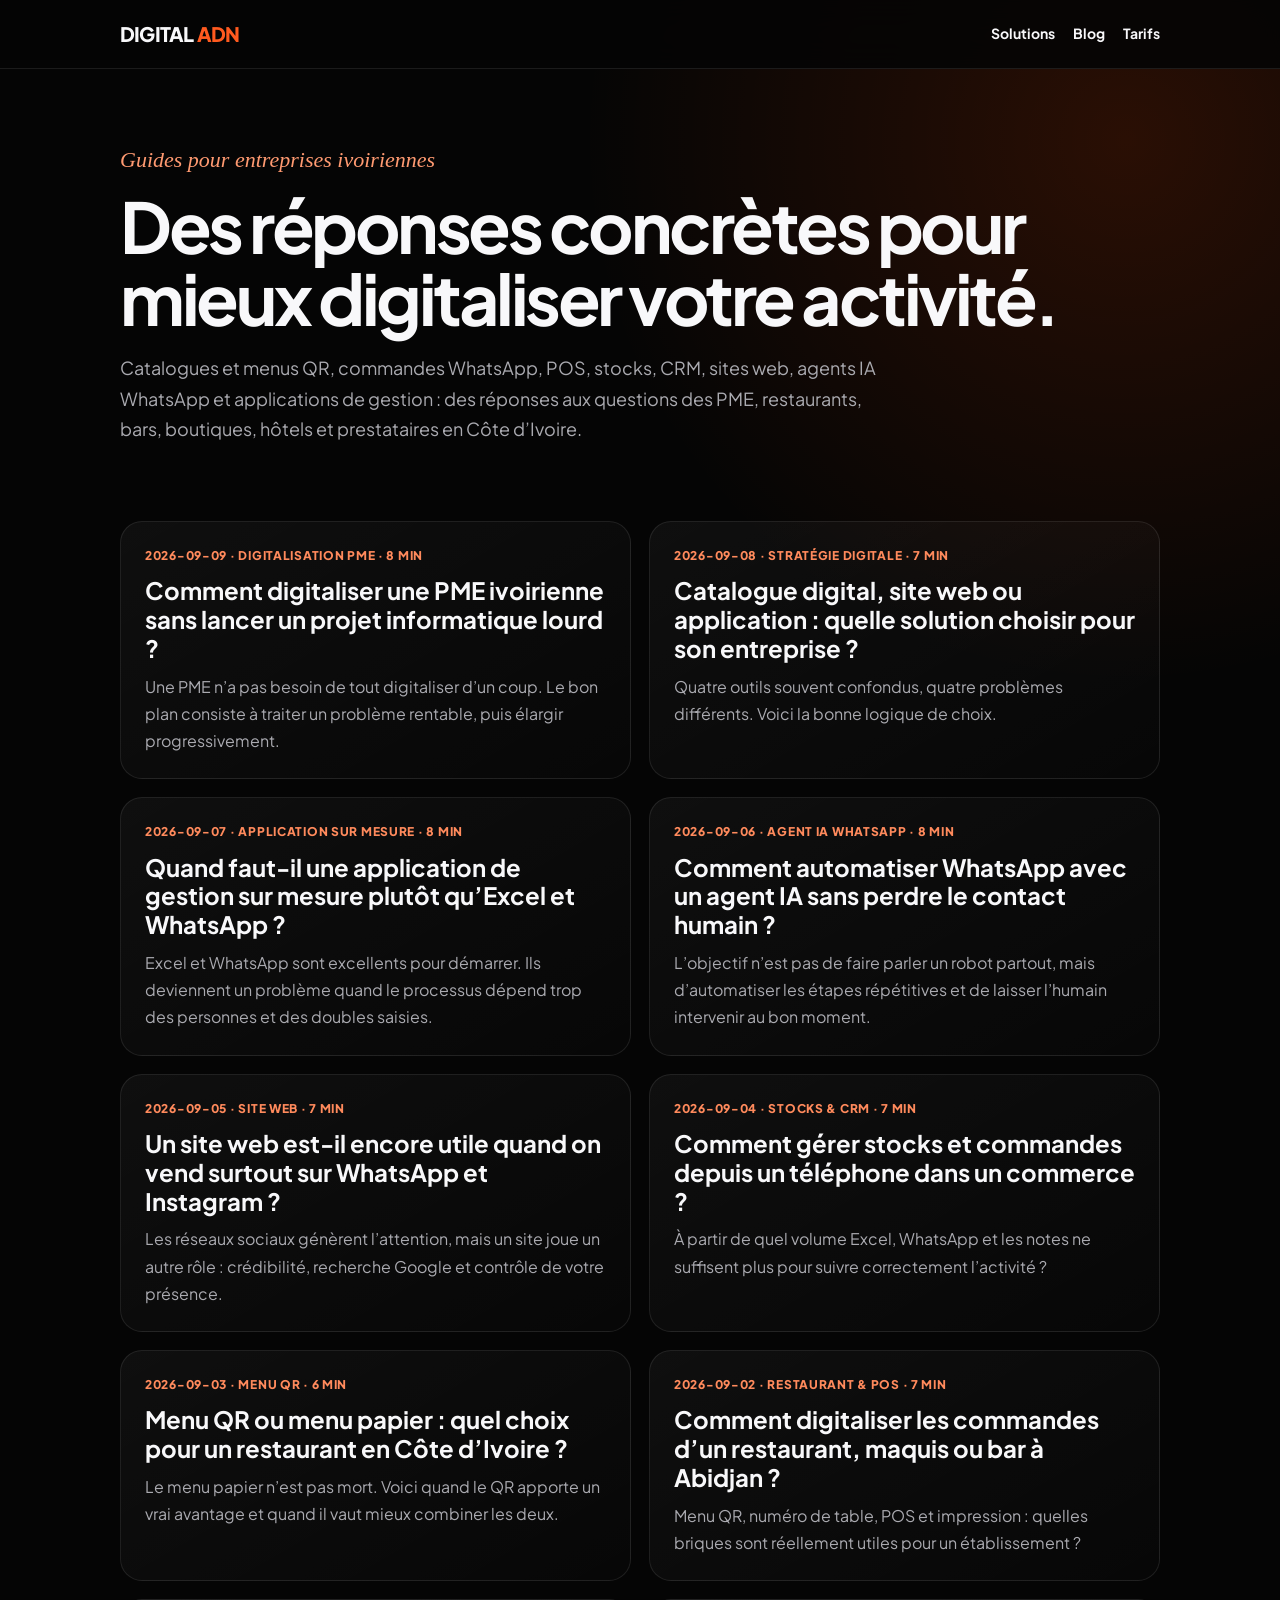
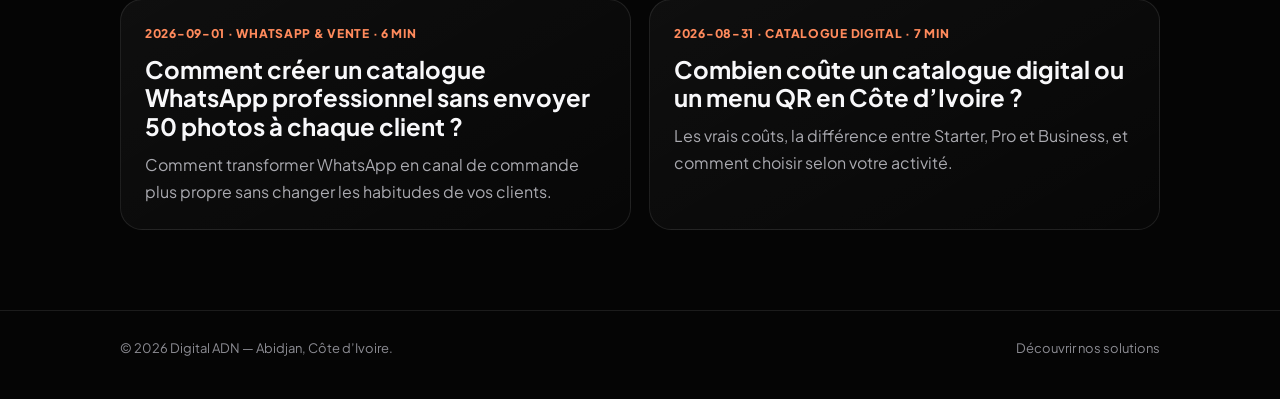
<file: blog/index.html>
<!doctype html><html lang="fr-CI"><head><meta charset="utf-8"><meta name="viewport" content="width=device-width,initial-scale=1"><title>Blog Digital ADN | Catalogues QR, WhatsApp, sites web & digitalisation en Côte d’Ivoire</title><meta name="description" content="Guides pratiques pour entreprises en Côte d’Ivoire : catalogue digital, menu QR, commandes WhatsApp, POS, CRM, site web, agent IA WhatsApp et applications de gestion."><link rel="canonical" href="https://qrcodedigital.com/blog/"><meta name="robots" content="index,follow,max-image-preview:large,max-snippet:-1,max-video-preview:-1"><meta property="og:type" content="website"><meta property="og:locale" content="fr_CI"><meta property="og:title" content="Blog Digital ADN — Digitalisation des entreprises en Côte d’Ivoire"><meta property="og:url" content="https://qrcodedigital.com/blog/"><link rel="alternate" type="application/rss+xml" title="Blog Digital ADN" href="https://qrcodedigital.com/blog/feed.xml"><link rel="preconnect" href="https://fonts.googleapis.com"><link href="https://fonts.googleapis.com/css2?family=Plus+Jakarta+Sans:wght@400;600;700;800&display=swap" rel="stylesheet"><link rel="stylesheet" href="/blog/styles.css"><script type="application/ld+json">{"@context":"https://schema.org","@graph":[{"@type":"Blog","name":"Blog Digital ADN","url":"https://qrcodedigital.com/blog/","inLanguage":"fr-CI","description":"Guides pratiques sur la digitalisation des entreprises en Côte d’Ivoire.","publisher":{"@type":"Organization","name":"Digital ADN","url":"https://qrcodedigital.com/"}},{"@type":"ItemList","itemListElement":[{"@type":"ListItem","position":1,"url":"https://qrcodedigital.com/blog/digitaliser-pme-cote-divoire-sans-projet-informatique-lourd/","name":"Comment digitaliser une PME ivoirienne sans lancer un projet informatique lourd ?"},{"@type":"ListItem","position":2,"url":"https://qrcodedigital.com/blog/catalogue-digital-site-web-ou-application-choisir/","name":"Catalogue digital, site web ou application : quelle solution choisir pour son entreprise ?"},{"@type":"ListItem","position":3,"url":"https://qrcodedigital.com/blog/application-gestion-sur-mesure-ou-excel-whatsapp/","name":"Quand faut-il une application de gestion sur mesure plutôt qu’Excel et WhatsApp ?"},{"@type":"ListItem","position":4,"url":"https://qrcodedigital.com/blog/automatiser-whatsapp-agent-ia-sans-perdre-humain/","name":"Comment automatiser WhatsApp avec un agent IA sans perdre le contact humain ?"},{"@type":"ListItem","position":5,"url":"https://qrcodedigital.com/blog/site-web-utile-vente-whatsapp-instagram-cote-divoire/","name":"Un site web est-il encore utile quand on vend surtout sur WhatsApp et Instagram ?"},{"@type":"ListItem","position":6,"url":"https://qrcodedigital.com/blog/gerer-stock-commandes-telephone-commerce-cote-divoire/","name":"Comment gérer stocks et commandes depuis un téléphone dans un commerce ?"},{"@type":"ListItem","position":7,"url":"https://qrcodedigital.com/blog/menu-qr-ou-menu-papier-restaurant-cote-divoire/","name":"Menu QR ou menu papier : quel choix pour un restaurant en Côte d’Ivoire ?"},{"@type":"ListItem","position":8,"url":"https://qrcodedigital.com/blog/digitaliser-commandes-restaurant-maquis-abidjan-pos/","name":"Comment digitaliser les commandes d’un restaurant, maquis ou bar à Abidjan ?"},{"@type":"ListItem","position":9,"url":"https://qrcodedigital.com/blog/catalogue-whatsapp-professionnel-cote-divoire/","name":"Comment créer un catalogue WhatsApp professionnel sans envoyer 50 photos à chaque client ?"},{"@type":"ListItem","position":10,"url":"https://qrcodedigital.com/blog/prix-catalogue-digital-menu-qr-cote-divoire/","name":"Combien coûte un catalogue digital ou un menu QR en Côte d’Ivoire ?"}]}]}</script></head><body><nav class="nav"><div class="container navin"><a class="brand" href="/">DIGITAL <span>ADN</span></a><div class="links"><a href="/">Solutions</a><a href="/blog/">Blog</a><a href="/#offres">Tarifs</a></div></div></nav><header class="hero"><div class="container"><div class="kicker">Guides pour entreprises ivoiriennes</div><h1>Des réponses concrètes pour mieux digitaliser votre activité.</h1><p>Catalogues et menus QR, commandes WhatsApp, POS, stocks, CRM, sites web, agents IA WhatsApp et applications de gestion : des réponses aux questions des PME, restaurants, bars, boutiques, hôtels et prestataires en Côte d’Ivoire.</p></div></header><main class="container"><section class="grid"><a class="card" href="/blog/digitaliser-pme-cote-divoire-sans-projet-informatique-lourd/"><div class="meta">2026-09-09 · Digitalisation PME · 8 min</div><h2>Comment digitaliser une PME ivoirienne sans lancer un projet informatique lourd ?</h2><p>Une PME n’a pas besoin de tout digitaliser d’un coup. Le bon plan consiste à traiter un problème rentable, puis élargir progressivement.</p></a><a class="card" href="/blog/catalogue-digital-site-web-ou-application-choisir/"><div class="meta">2026-09-08 · Stratégie digitale · 7 min</div><h2>Catalogue digital, site web ou application : quelle solution choisir pour son entreprise ?</h2><p>Quatre outils souvent confondus, quatre problèmes différents. Voici la bonne logique de choix.</p></a><a class="card" href="/blog/application-gestion-sur-mesure-ou-excel-whatsapp/"><div class="meta">2026-09-07 · Application sur mesure · 8 min</div><h2>Quand faut-il une application de gestion sur mesure plutôt qu’Excel et WhatsApp ?</h2><p>Excel et WhatsApp sont excellents pour démarrer. Ils deviennent un problème quand le processus dépend trop des personnes et des doubles saisies.</p></a><a class="card" href="/blog/automatiser-whatsapp-agent-ia-sans-perdre-humain/"><div class="meta">2026-09-06 · Agent IA WhatsApp · 8 min</div><h2>Comment automatiser WhatsApp avec un agent IA sans perdre le contact humain ?</h2><p>L’objectif n’est pas de faire parler un robot partout, mais d’automatiser les étapes répétitives et de laisser l’humain intervenir au bon moment.</p></a><a class="card" href="/blog/site-web-utile-vente-whatsapp-instagram-cote-divoire/"><div class="meta">2026-09-05 · Site web · 7 min</div><h2>Un site web est-il encore utile quand on vend surtout sur WhatsApp et Instagram ?</h2><p>Les réseaux sociaux génèrent l’attention, mais un site joue un autre rôle : crédibilité, recherche Google et contrôle de votre présence.</p></a><a class="card" href="/blog/gerer-stock-commandes-telephone-commerce-cote-divoire/"><div class="meta">2026-09-04 · Stocks &amp; CRM · 7 min</div><h2>Comment gérer stocks et commandes depuis un téléphone dans un commerce ?</h2><p>À partir de quel volume Excel, WhatsApp et les notes ne suffisent plus pour suivre correctement l’activité ?</p></a><a class="card" href="/blog/menu-qr-ou-menu-papier-restaurant-cote-divoire/"><div class="meta">2026-09-03 · Menu QR · 6 min</div><h2>Menu QR ou menu papier : quel choix pour un restaurant en Côte d’Ivoire ?</h2><p>Le menu papier n’est pas mort. Voici quand le QR apporte un vrai avantage et quand il vaut mieux combiner les deux.</p></a><a class="card" href="/blog/digitaliser-commandes-restaurant-maquis-abidjan-pos/"><div class="meta">2026-09-02 · Restaurant &amp; POS · 7 min</div><h2>Comment digitaliser les commandes d’un restaurant, maquis ou bar à Abidjan ?</h2><p>Menu QR, numéro de table, POS et impression : quelles briques sont réellement utiles pour un établissement ?</p></a><a class="card" href="/blog/catalogue-whatsapp-professionnel-cote-divoire/"><div class="meta">2026-09-01 · WhatsApp &amp; vente · 6 min</div><h2>Comment créer un catalogue WhatsApp professionnel sans envoyer 50 photos à chaque client ?</h2><p>Comment transformer WhatsApp en canal de commande plus propre sans changer les habitudes de vos clients.</p></a><a class="card" href="/blog/prix-catalogue-digital-menu-qr-cote-divoire/"><div class="meta">2026-08-31 · Catalogue digital · 7 min</div><h2>Combien coûte un catalogue digital ou un menu QR en Côte d’Ivoire ?</h2><p>Les vrais coûts, la différence entre Starter, Pro et Business, et comment choisir selon votre activité.</p></a></section></main><footer class="footer"><div class="container footerin"><span>© 2026 Digital ADN — Abidjan, Côte d’Ivoire.</span><a href="/">Découvrir nos solutions</a></div></footer></body></html>
</file>
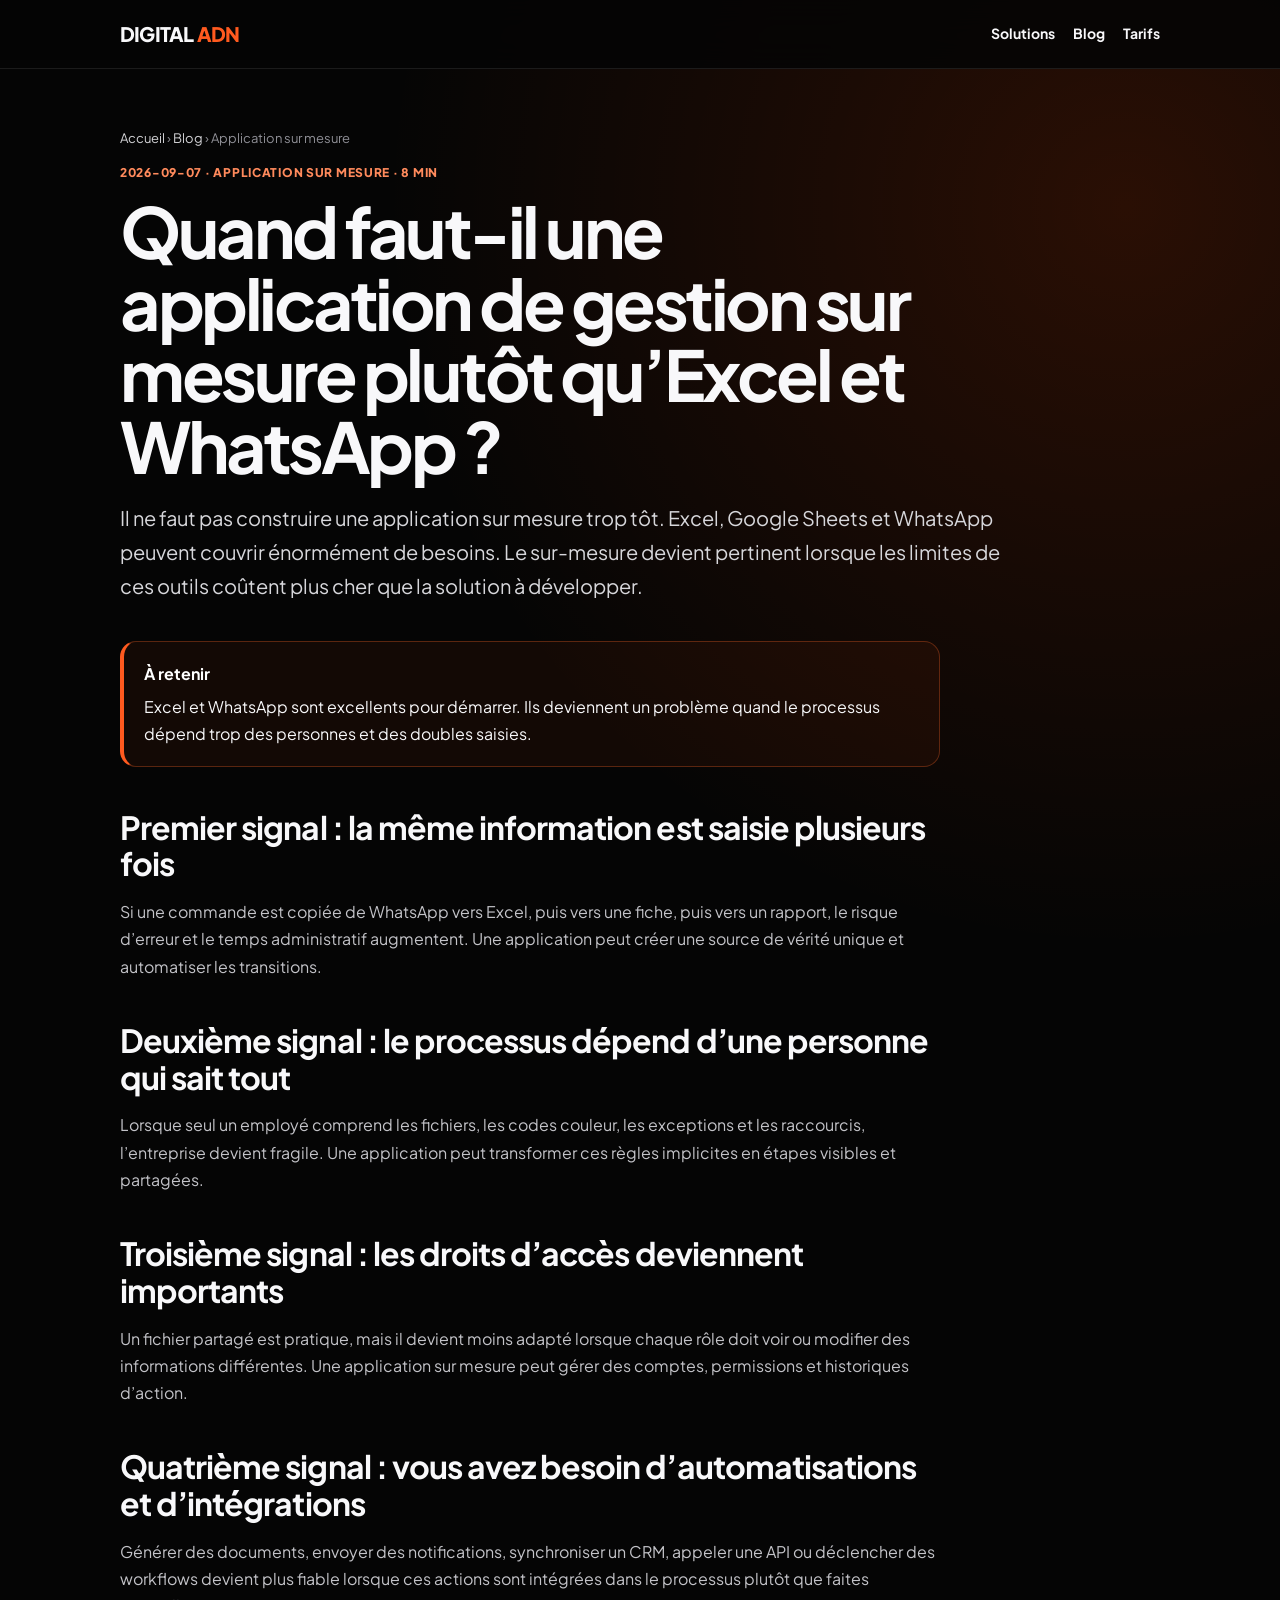
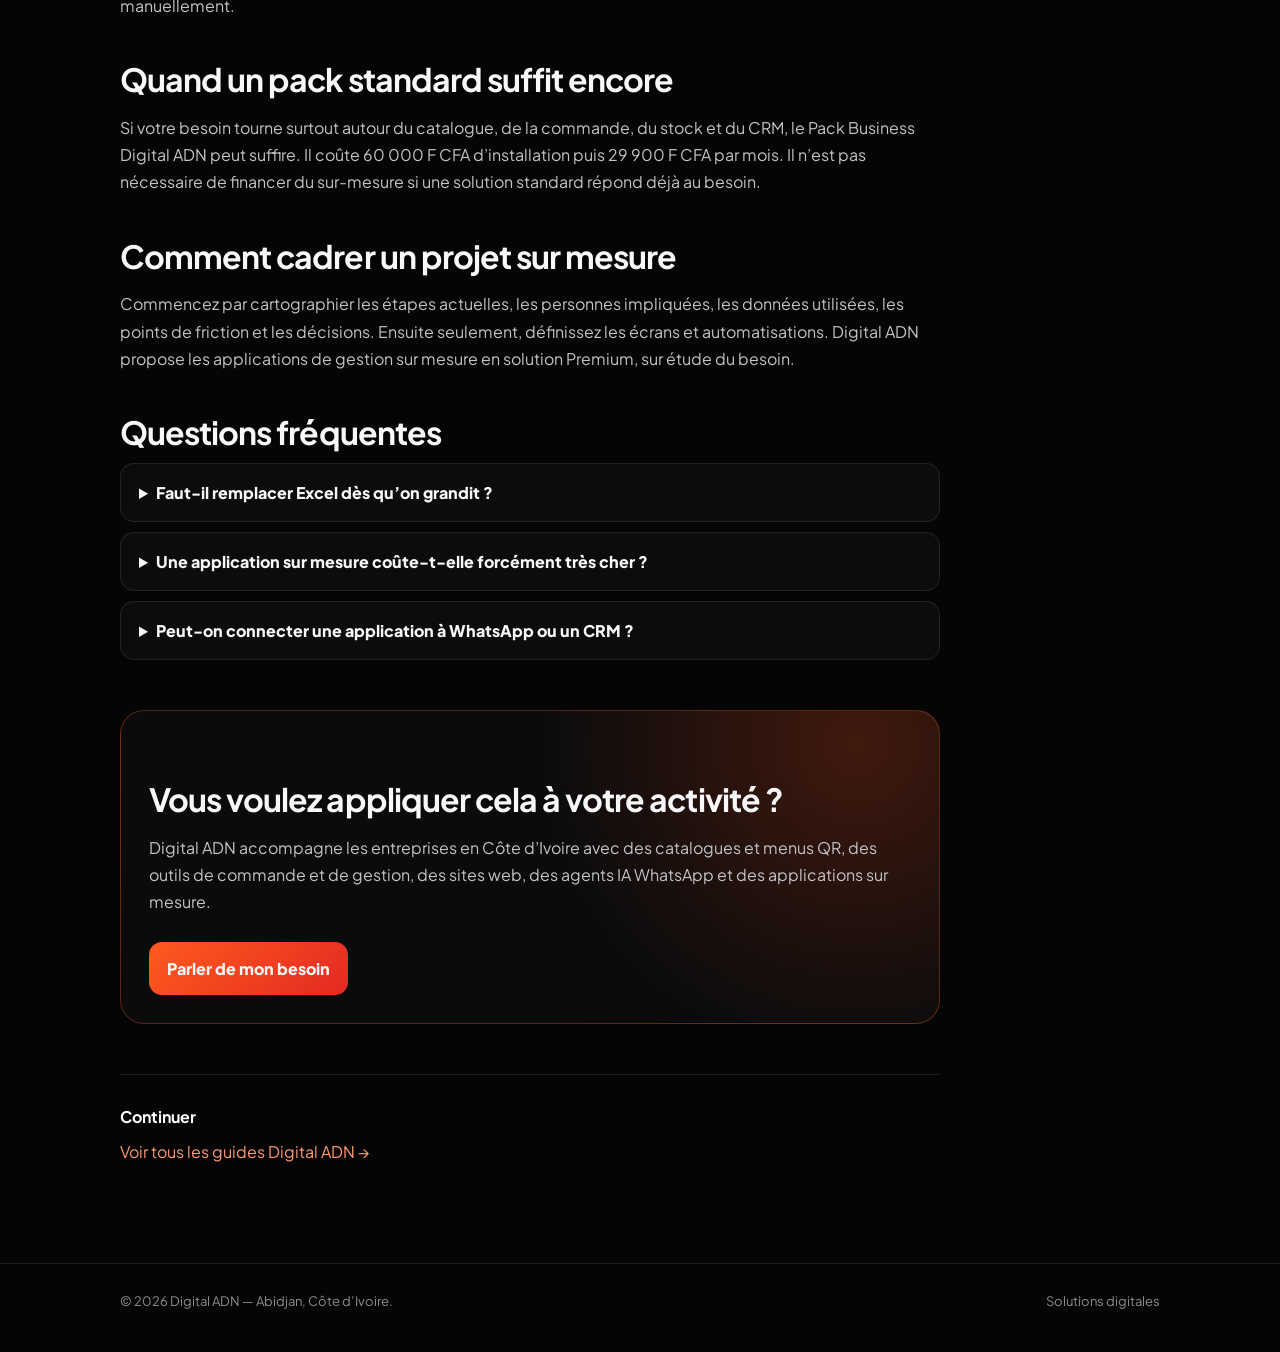
<file: blog/application-gestion-sur-mesure-ou-excel-whatsapp/index.html>
<!doctype html><html lang="fr-CI"><head><meta charset="utf-8"><meta name="viewport" content="width=device-width,initial-scale=1"><title>Quand faut-il une application de gestion sur mesure plutôt qu’Excel et WhatsApp ? | Digital ADN</title><meta name="description" content="Les signes qu’une PME doit passer d’Excel, WhatsApp et outils dispersés à une application de gestion sur mesure adaptée à son processus métier."><link rel="canonical" href="https://qrcodedigital.com/blog/application-gestion-sur-mesure-ou-excel-whatsapp/"><meta name="robots" content="index,follow,max-image-preview:large,max-snippet:-1,max-video-preview:-1"><meta property="og:type" content="article"><meta property="og:locale" content="fr_CI"><meta property="og:title" content="Quand faut-il une application de gestion sur mesure plutôt qu’Excel et WhatsApp ?"><meta property="og:description" content="Excel et WhatsApp sont excellents pour démarrer. Ils deviennent un problème quand le processus dépend trop des personnes et des doubles saisies."><meta property="og:url" content="https://qrcodedigital.com/blog/application-gestion-sur-mesure-ou-excel-whatsapp/"><meta property="article:published_time" content="2026-09-07T00:00:00+00:00"><meta property="article:author" content="Digital ADN"><link rel="alternate" type="application/rss+xml" title="Blog Digital ADN" href="https://qrcodedigital.com/blog/feed.xml"><link rel="preconnect" href="https://fonts.googleapis.com"><link href="https://fonts.googleapis.com/css2?family=Plus+Jakarta+Sans:wght@400;600;700;800&display=swap" rel="stylesheet"><link rel="stylesheet" href="/blog/styles.css"><script type="application/ld+json">{"@context":"https://schema.org","@graph":[{"@type":"BlogPosting","headline":"Quand faut-il une application de gestion sur mesure plutôt qu’Excel et WhatsApp ?","description":"Les signes qu’une PME doit passer d’Excel, WhatsApp et outils dispersés à une application de gestion sur mesure adaptée à son processus métier.","datePublished":"2026-09-07","dateModified":"2026-09-07","inLanguage":"fr-CI","mainEntityOfPage":"https://qrcodedigital.com/blog/application-gestion-sur-mesure-ou-excel-whatsapp/","author":{"@type":"Organization","name":"Digital ADN","url":"https://qrcodedigital.com/"},"publisher":{"@type":"Organization","name":"Digital ADN","url":"https://qrcodedigital.com/"},"about":["Application sur mesure","digitalisation entreprise","Côte d’Ivoire"]},{"@type":"BreadcrumbList","itemListElement":[{"@type":"ListItem","position":1,"name":"Accueil","item":"https://qrcodedigital.com/"},{"@type":"ListItem","position":2,"name":"Blog","item":"https://qrcodedigital.com/blog/"},{"@type":"ListItem","position":3,"name":"Quand faut-il une application de gestion sur mesure plutôt qu’Excel et WhatsApp ?","item":"https://qrcodedigital.com/blog/application-gestion-sur-mesure-ou-excel-whatsapp/"}]},{"@type":"FAQPage","mainEntity":[{"@type":"Question","name":"Faut-il remplacer Excel dès qu’on grandit ?","acceptedAnswer":{"@type":"Answer","text":"Non. Excel reste très utile. Le changement devient pertinent lorsque les doubles saisies, erreurs ou besoins de collaboration deviennent coûteux."}},{"@type":"Question","name":"Une application sur mesure coûte-t-elle forcément très cher ?","acceptedAnswer":{"@type":"Answer","text":"Le coût dépend du périmètre. Il faut d’abord isoler les fonctions réellement nécessaires et livrer progressivement."}},{"@type":"Question","name":"Peut-on connecter une application à WhatsApp ou un CRM ?","acceptedAnswer":{"@type":"Answer","text":"Oui, selon les API et intégrations disponibles."}}]}]}</script></head><body><nav class="nav"><div class="container navin"><a class="brand" href="/">DIGITAL <span>ADN</span></a><div class="links"><a href="/">Solutions</a><a href="/blog/">Blog</a><a href="/#offres">Tarifs</a></div></div></nav><main class="article"><div class="container"><div class="article-header"><div class="breadcrumbs"><a href="/">Accueil</a> › <a href="/blog/">Blog</a> › Application sur mesure</div><div class="meta">2026-09-07 · Application sur mesure · 8 min</div><h1>Quand faut-il une application de gestion sur mesure plutôt qu’Excel et WhatsApp ?</h1><p class="lead">Il ne faut pas construire une application sur mesure trop tôt. Excel, Google Sheets et WhatsApp peuvent couvrir énormément de besoins. Le sur-mesure devient pertinent lorsque les limites de ces outils coûtent plus cher que la solution à développer.</p></div><div class="content"><div class="answer"><strong>À retenir</strong>Excel et WhatsApp sont excellents pour démarrer. Ils deviennent un problème quand le processus dépend trop des personnes et des doubles saisies.</div><h2>Premier signal : la même information est saisie plusieurs fois</h2><p>Si une commande est copiée de WhatsApp vers Excel, puis vers une fiche, puis vers un rapport, le risque d’erreur et le temps administratif augmentent. Une application peut créer une source de vérité unique et automatiser les transitions.</p><h2>Deuxième signal : le processus dépend d’une personne qui sait tout</h2><p>Lorsque seul un employé comprend les fichiers, les codes couleur, les exceptions et les raccourcis, l’entreprise devient fragile. Une application peut transformer ces règles implicites en étapes visibles et partagées.</p><h2>Troisième signal : les droits d’accès deviennent importants</h2><p>Un fichier partagé est pratique, mais il devient moins adapté lorsque chaque rôle doit voir ou modifier des informations différentes. Une application sur mesure peut gérer des comptes, permissions et historiques d’action.</p><h2>Quatrième signal : vous avez besoin d’automatisations et d’intégrations</h2><p>Générer des documents, envoyer des notifications, synchroniser un CRM, appeler une API ou déclencher des workflows devient plus fiable lorsque ces actions sont intégrées dans le processus plutôt que faites manuellement.</p><h2>Quand un pack standard suffit encore</h2><p>Si votre besoin tourne surtout autour du catalogue, de la commande, du stock et du CRM, le Pack Business Digital ADN peut suffire. Il coûte 60 000 F CFA d’installation puis 29 900 F CFA par mois. Il n’est pas nécessaire de financer du sur-mesure si une solution standard répond déjà au besoin.</p><h2>Comment cadrer un projet sur mesure</h2><p>Commencez par cartographier les étapes actuelles, les personnes impliquées, les données utilisées, les points de friction et les décisions. Ensuite seulement, définissez les écrans et automatisations. Digital ADN propose les applications de gestion sur mesure en solution Premium, sur étude du besoin.</p><div class="faq"><h2>Questions fréquentes</h2><details><summary>Faut-il remplacer Excel dès qu’on grandit ?</summary><p>Non. Excel reste très utile. Le changement devient pertinent lorsque les doubles saisies, erreurs ou besoins de collaboration deviennent coûteux.</p></details><details><summary>Une application sur mesure coûte-t-elle forcément très cher ?</summary><p>Le coût dépend du périmètre. Il faut d’abord isoler les fonctions réellement nécessaires et livrer progressivement.</p></details><details><summary>Peut-on connecter une application à WhatsApp ou un CRM ?</summary><p>Oui, selon les API et intégrations disponibles.</p></details></div><div class="cta"><h2>Vous voulez appliquer cela à votre activité ?</h2><p>Digital ADN accompagne les entreprises en Côte d’Ivoire avec des catalogues et menus QR, des outils de commande et de gestion, des sites web, des agents IA WhatsApp et des applications sur mesure.</p><a class="btn" href="https://wa.me/2250779019255?text=Bonjour%20Digital%20ADN%2C%20je%20souhaite%20digitaliser%20mon%20activit%C3%A9">Parler de mon besoin</a></div><div class="related"><strong>Continuer</strong><a href="/blog/">Voir tous les guides Digital ADN →</a></div></div></div></main><footer class="footer"><div class="container footerin"><span>© 2026 Digital ADN — Abidjan, Côte d’Ivoire.</span><a href="/">Solutions digitales</a></div></footer></body></html>
</file>
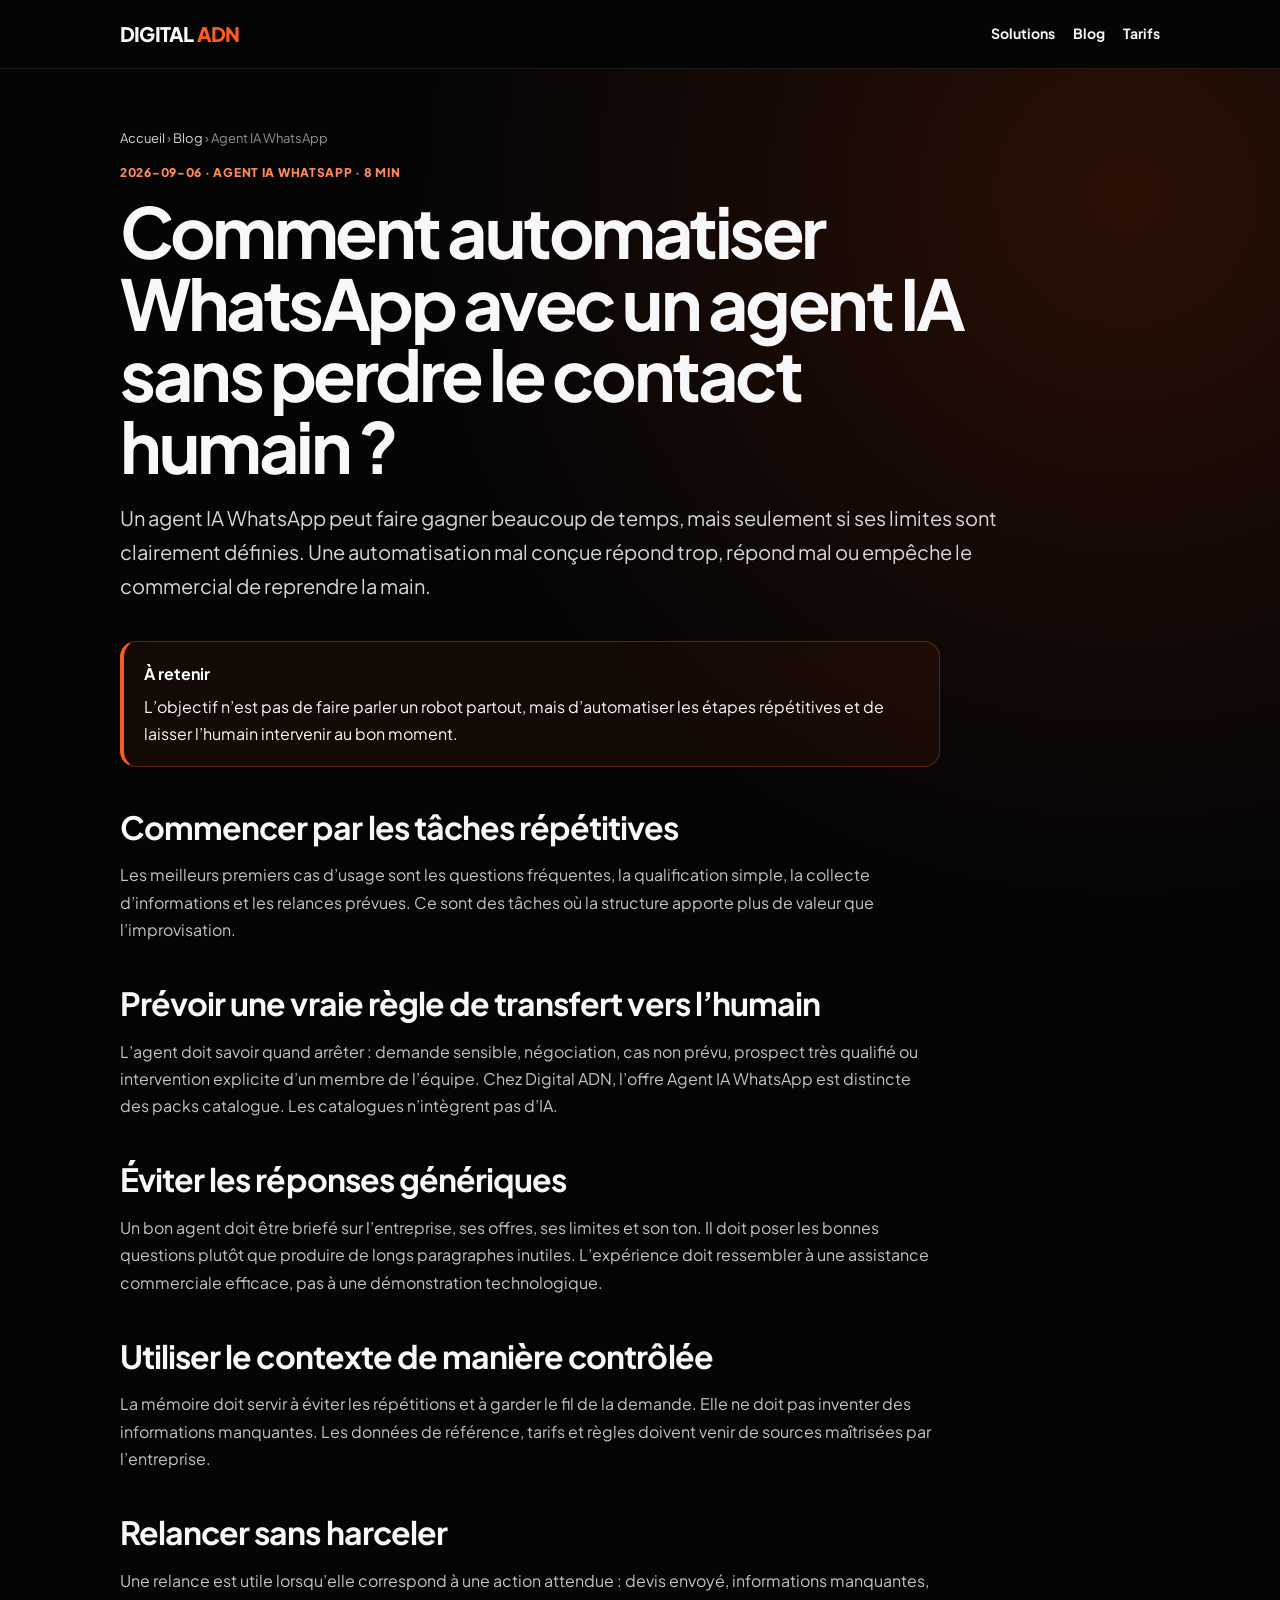
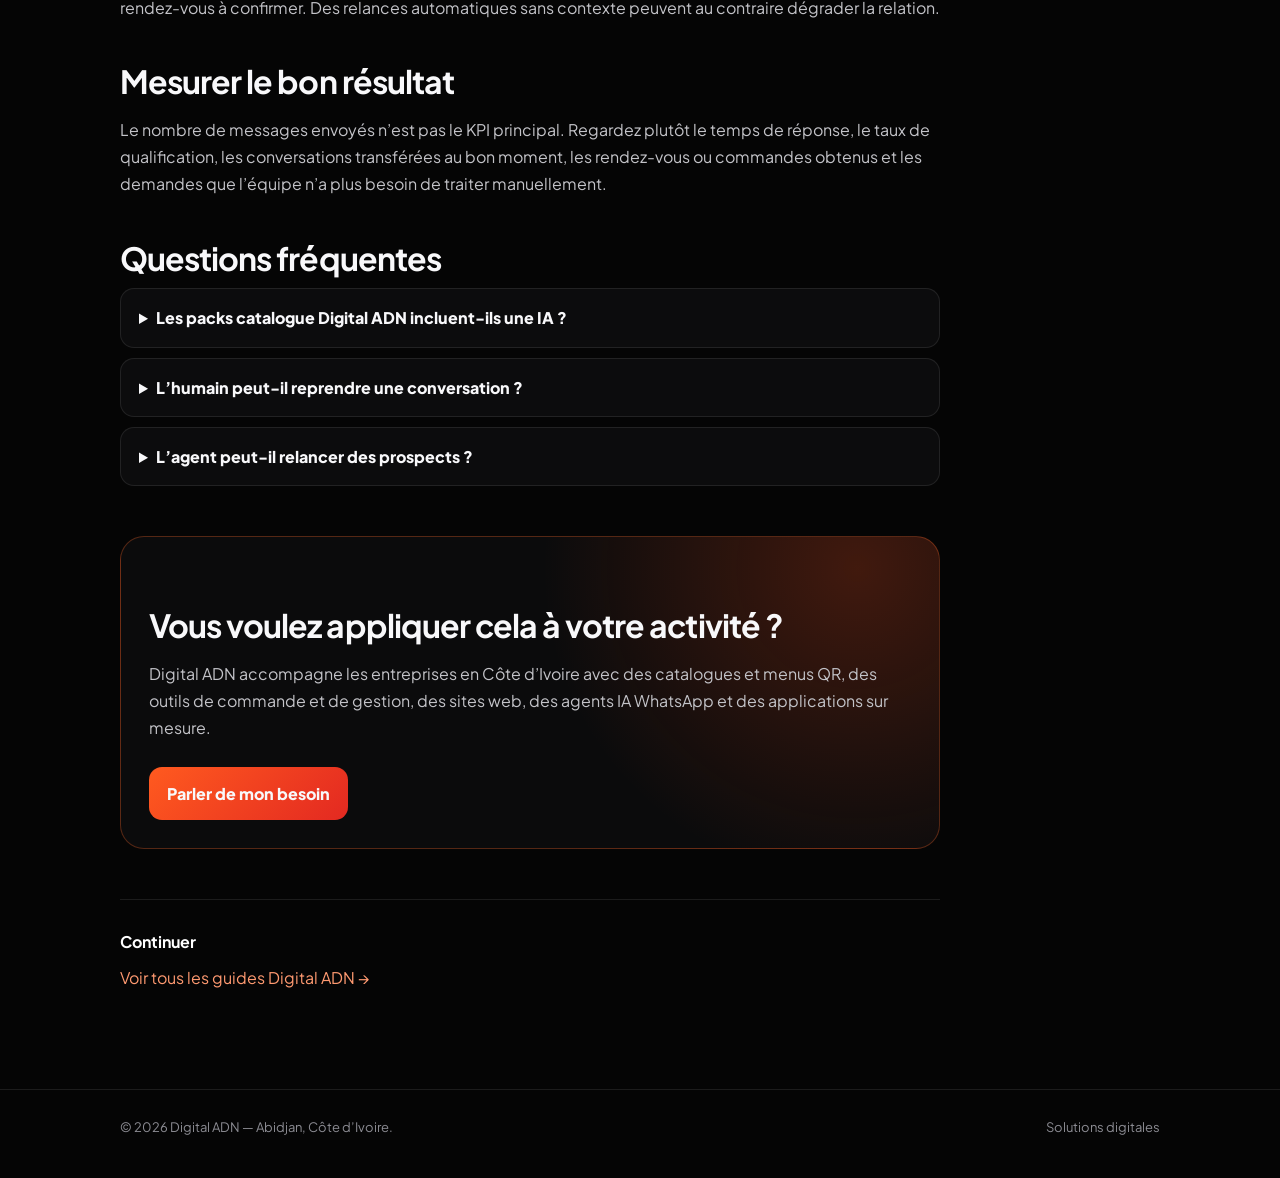
<file: blog/automatiser-whatsapp-agent-ia-sans-perdre-humain/index.html>
<!doctype html><html lang="fr-CI"><head><meta charset="utf-8"><meta name="viewport" content="width=device-width,initial-scale=1"><title>Comment automatiser WhatsApp avec un agent IA sans perdre le contact humain ? | Digital ADN</title><meta name="description" content="Guide pour utiliser un agent IA WhatsApp en entreprise : réponses, qualification, relances, transfert humain et règles pour éviter une expérience robotique."><link rel="canonical" href="https://qrcodedigital.com/blog/automatiser-whatsapp-agent-ia-sans-perdre-humain/"><meta name="robots" content="index,follow,max-image-preview:large,max-snippet:-1,max-video-preview:-1"><meta property="og:type" content="article"><meta property="og:locale" content="fr_CI"><meta property="og:title" content="Comment automatiser WhatsApp avec un agent IA sans perdre le contact humain ?"><meta property="og:description" content="L’objectif n’est pas de faire parler un robot partout, mais d’automatiser les étapes répétitives et de laisser l’humain intervenir au bon moment."><meta property="og:url" content="https://qrcodedigital.com/blog/automatiser-whatsapp-agent-ia-sans-perdre-humain/"><meta property="article:published_time" content="2026-09-06T00:00:00+00:00"><meta property="article:author" content="Digital ADN"><link rel="alternate" type="application/rss+xml" title="Blog Digital ADN" href="https://qrcodedigital.com/blog/feed.xml"><link rel="preconnect" href="https://fonts.googleapis.com"><link href="https://fonts.googleapis.com/css2?family=Plus+Jakarta+Sans:wght@400;600;700;800&display=swap" rel="stylesheet"><link rel="stylesheet" href="/blog/styles.css"><script type="application/ld+json">{"@context":"https://schema.org","@graph":[{"@type":"BlogPosting","headline":"Comment automatiser WhatsApp avec un agent IA sans perdre le contact humain ?","description":"Guide pour utiliser un agent IA WhatsApp en entreprise : réponses, qualification, relances, transfert humain et règles pour éviter une expérience robotique.","datePublished":"2026-09-06","dateModified":"2026-09-06","inLanguage":"fr-CI","mainEntityOfPage":"https://qrcodedigital.com/blog/automatiser-whatsapp-agent-ia-sans-perdre-humain/","author":{"@type":"Organization","name":"Digital ADN","url":"https://qrcodedigital.com/"},"publisher":{"@type":"Organization","name":"Digital ADN","url":"https://qrcodedigital.com/"},"about":["Agent IA WhatsApp","digitalisation entreprise","Côte d’Ivoire"]},{"@type":"BreadcrumbList","itemListElement":[{"@type":"ListItem","position":1,"name":"Accueil","item":"https://qrcodedigital.com/"},{"@type":"ListItem","position":2,"name":"Blog","item":"https://qrcodedigital.com/blog/"},{"@type":"ListItem","position":3,"name":"Comment automatiser WhatsApp avec un agent IA sans perdre le contact humain ?","item":"https://qrcodedigital.com/blog/automatiser-whatsapp-agent-ia-sans-perdre-humain/"}]},{"@type":"FAQPage","mainEntity":[{"@type":"Question","name":"Les packs catalogue Digital ADN incluent-ils une IA ?","acceptedAnswer":{"@type":"Answer","text":"Non. L’Agent IA WhatsApp est une solution Premium séparée."}},{"@type":"Question","name":"L’humain peut-il reprendre une conversation ?","acceptedAnswer":{"@type":"Answer","text":"Oui. Une bonne configuration prévoit explicitement la prise de relais humaine."}},{"@type":"Question","name":"L’agent peut-il relancer des prospects ?","acceptedAnswer":{"@type":"Answer","text":"Oui, selon les règles et scénarios définis pour l’entreprise."}}]}]}</script></head><body><nav class="nav"><div class="container navin"><a class="brand" href="/">DIGITAL <span>ADN</span></a><div class="links"><a href="/">Solutions</a><a href="/blog/">Blog</a><a href="/#offres">Tarifs</a></div></div></nav><main class="article"><div class="container"><div class="article-header"><div class="breadcrumbs"><a href="/">Accueil</a> › <a href="/blog/">Blog</a> › Agent IA WhatsApp</div><div class="meta">2026-09-06 · Agent IA WhatsApp · 8 min</div><h1>Comment automatiser WhatsApp avec un agent IA sans perdre le contact humain ?</h1><p class="lead">Un agent IA WhatsApp peut faire gagner beaucoup de temps, mais seulement si ses limites sont clairement définies. Une automatisation mal conçue répond trop, répond mal ou empêche le commercial de reprendre la main.</p></div><div class="content"><div class="answer"><strong>À retenir</strong>L’objectif n’est pas de faire parler un robot partout, mais d’automatiser les étapes répétitives et de laisser l’humain intervenir au bon moment.</div><h2>Commencer par les tâches répétitives</h2><p>Les meilleurs premiers cas d’usage sont les questions fréquentes, la qualification simple, la collecte d’informations et les relances prévues. Ce sont des tâches où la structure apporte plus de valeur que l’improvisation.</p><h2>Prévoir une vraie règle de transfert vers l’humain</h2><p>L’agent doit savoir quand arrêter : demande sensible, négociation, cas non prévu, prospect très qualifié ou intervention explicite d’un membre de l’équipe. Chez Digital ADN, l’offre Agent IA WhatsApp est distincte des packs catalogue. Les catalogues n’intègrent pas d’IA.</p><h2>Éviter les réponses génériques</h2><p>Un bon agent doit être briefé sur l’entreprise, ses offres, ses limites et son ton. Il doit poser les bonnes questions plutôt que produire de longs paragraphes inutiles. L’expérience doit ressembler à une assistance commerciale efficace, pas à une démonstration technologique.</p><h2>Utiliser le contexte de manière contrôlée</h2><p>La mémoire doit servir à éviter les répétitions et à garder le fil de la demande. Elle ne doit pas inventer des informations manquantes. Les données de référence, tarifs et règles doivent venir de sources maîtrisées par l’entreprise.</p><h2>Relancer sans harceler</h2><p>Une relance est utile lorsqu’elle correspond à une action attendue : devis envoyé, informations manquantes, rendez-vous à confirmer. Des relances automatiques sans contexte peuvent au contraire dégrader la relation.</p><h2>Mesurer le bon résultat</h2><p>Le nombre de messages envoyés n’est pas le KPI principal. Regardez plutôt le temps de réponse, le taux de qualification, les conversations transférées au bon moment, les rendez-vous ou commandes obtenus et les demandes que l’équipe n’a plus besoin de traiter manuellement.</p><div class="faq"><h2>Questions fréquentes</h2><details><summary>Les packs catalogue Digital ADN incluent-ils une IA ?</summary><p>Non. L’Agent IA WhatsApp est une solution Premium séparée.</p></details><details><summary>L’humain peut-il reprendre une conversation ?</summary><p>Oui. Une bonne configuration prévoit explicitement la prise de relais humaine.</p></details><details><summary>L’agent peut-il relancer des prospects ?</summary><p>Oui, selon les règles et scénarios définis pour l’entreprise.</p></details></div><div class="cta"><h2>Vous voulez appliquer cela à votre activité ?</h2><p>Digital ADN accompagne les entreprises en Côte d’Ivoire avec des catalogues et menus QR, des outils de commande et de gestion, des sites web, des agents IA WhatsApp et des applications sur mesure.</p><a class="btn" href="https://wa.me/2250779019255?text=Bonjour%20Digital%20ADN%2C%20je%20souhaite%20digitaliser%20mon%20activit%C3%A9">Parler de mon besoin</a></div><div class="related"><strong>Continuer</strong><a href="/blog/">Voir tous les guides Digital ADN →</a></div></div></div></main><footer class="footer"><div class="container footerin"><span>© 2026 Digital ADN — Abidjan, Côte d’Ivoire.</span><a href="/">Solutions digitales</a></div></footer></body></html>
</file>
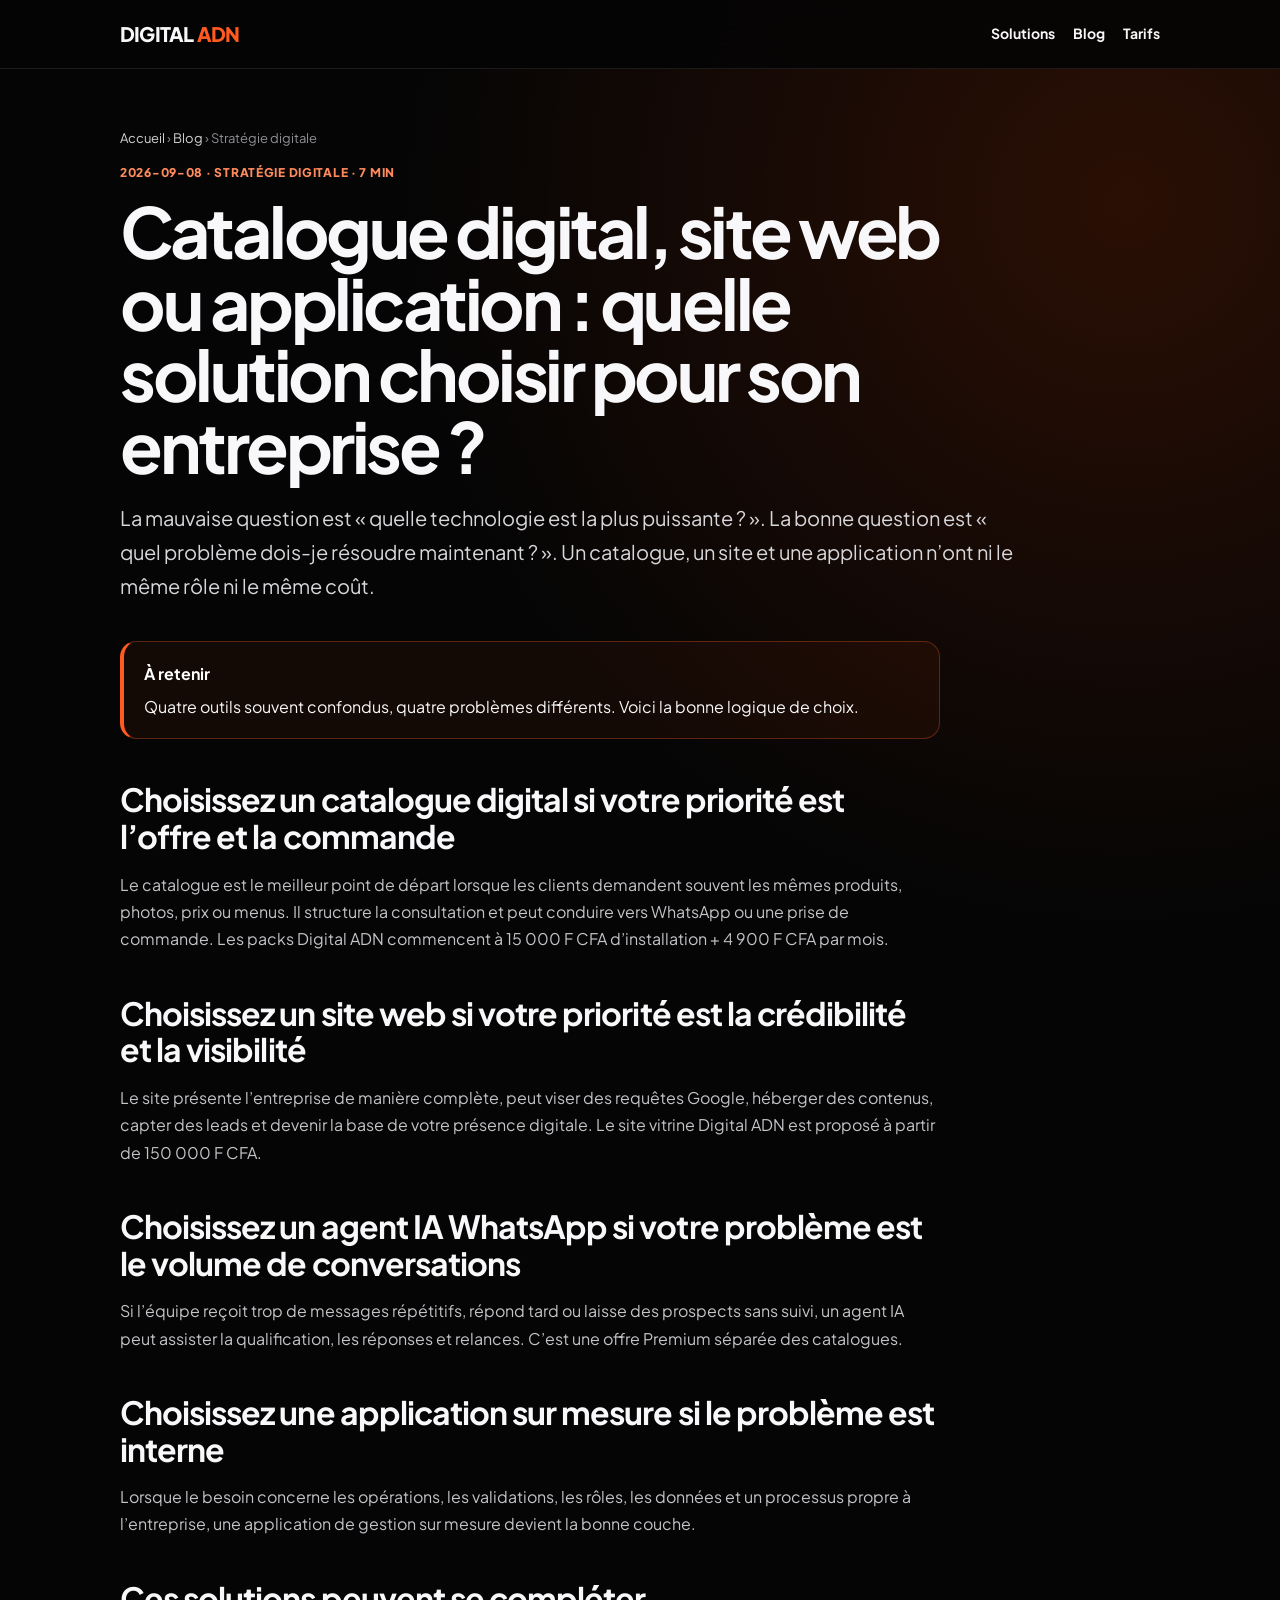
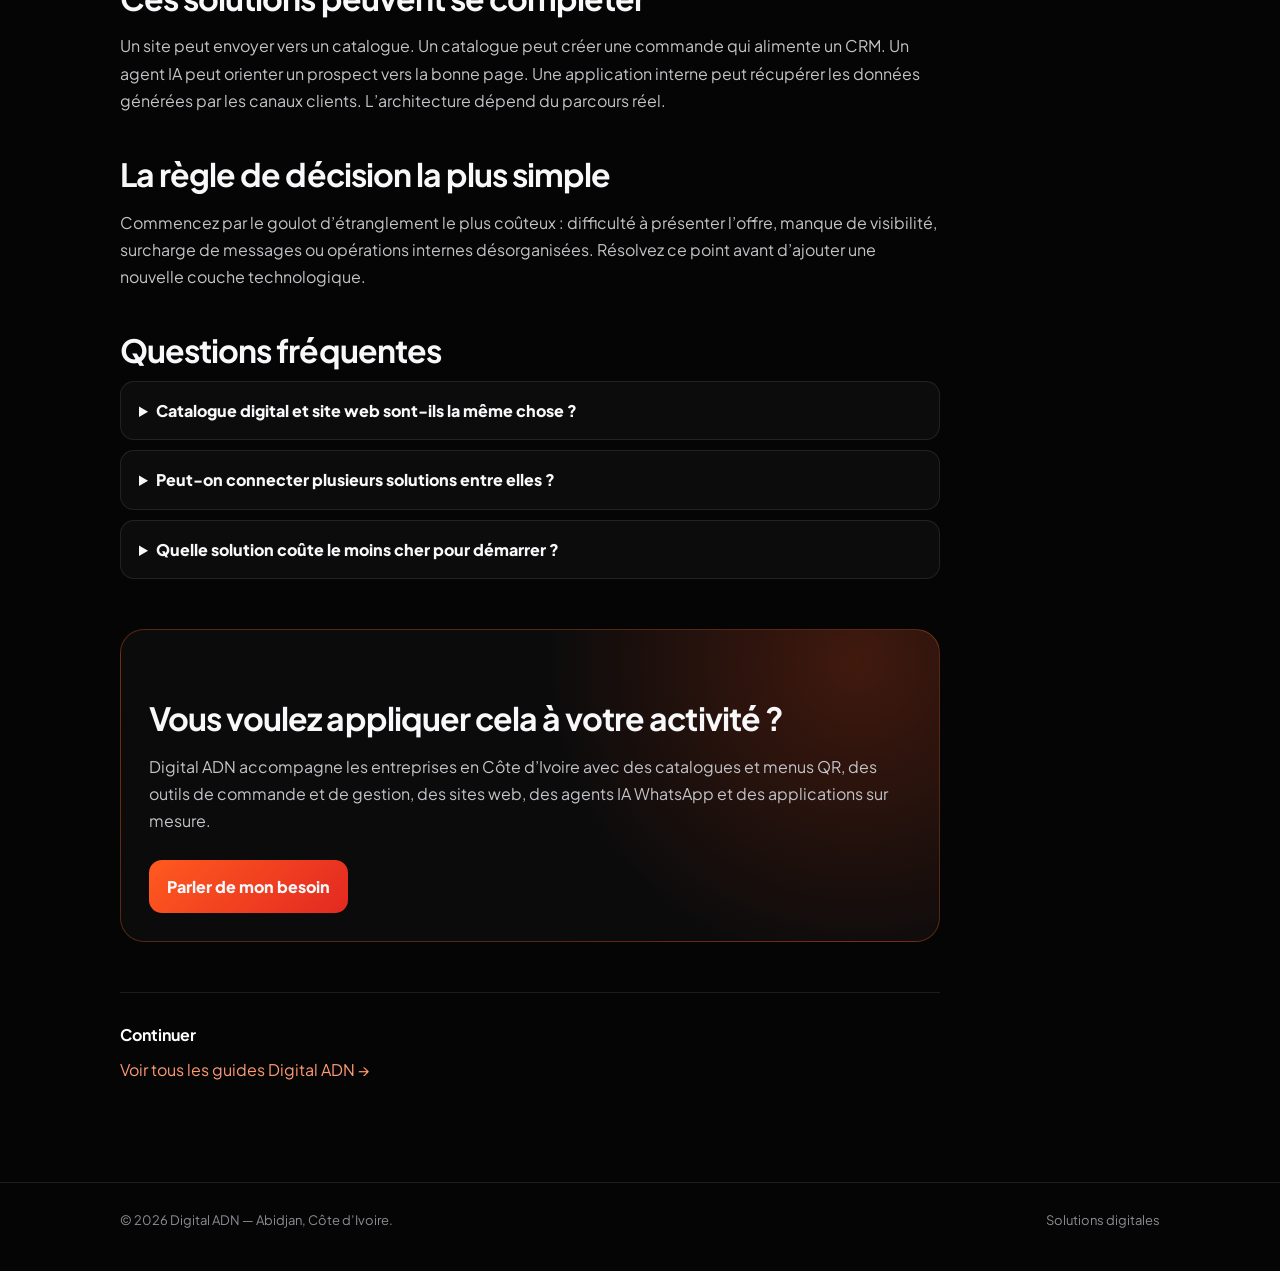
<file: blog/catalogue-digital-site-web-ou-application-choisir/index.html>
<!doctype html><html lang="fr-CI"><head><meta charset="utf-8"><meta name="viewport" content="width=device-width,initial-scale=1"><title>Catalogue digital, site web ou application : quelle solution choisir pour son entreprise ? | Digital ADN</title><meta name="description" content="Comparatif clair entre catalogue digital, site web, agent IA WhatsApp et application sur mesure pour choisir la bonne solution de digitalisation."><link rel="canonical" href="https://qrcodedigital.com/blog/catalogue-digital-site-web-ou-application-choisir/"><meta name="robots" content="index,follow,max-image-preview:large,max-snippet:-1,max-video-preview:-1"><meta property="og:type" content="article"><meta property="og:locale" content="fr_CI"><meta property="og:title" content="Catalogue digital, site web ou application : quelle solution choisir pour son entreprise ?"><meta property="og:description" content="Quatre outils souvent confondus, quatre problèmes différents. Voici la bonne logique de choix."><meta property="og:url" content="https://qrcodedigital.com/blog/catalogue-digital-site-web-ou-application-choisir/"><meta property="article:published_time" content="2026-09-08T00:00:00+00:00"><meta property="article:author" content="Digital ADN"><link rel="alternate" type="application/rss+xml" title="Blog Digital ADN" href="https://qrcodedigital.com/blog/feed.xml"><link rel="preconnect" href="https://fonts.googleapis.com"><link href="https://fonts.googleapis.com/css2?family=Plus+Jakarta+Sans:wght@400;600;700;800&display=swap" rel="stylesheet"><link rel="stylesheet" href="/blog/styles.css"><script type="application/ld+json">{"@context":"https://schema.org","@graph":[{"@type":"BlogPosting","headline":"Catalogue digital, site web ou application : quelle solution choisir pour son entreprise ?","description":"Comparatif clair entre catalogue digital, site web, agent IA WhatsApp et application sur mesure pour choisir la bonne solution de digitalisation.","datePublished":"2026-09-08","dateModified":"2026-09-08","inLanguage":"fr-CI","mainEntityOfPage":"https://qrcodedigital.com/blog/catalogue-digital-site-web-ou-application-choisir/","author":{"@type":"Organization","name":"Digital ADN","url":"https://qrcodedigital.com/"},"publisher":{"@type":"Organization","name":"Digital ADN","url":"https://qrcodedigital.com/"},"about":["Stratégie digitale","digitalisation entreprise","Côte d’Ivoire"]},{"@type":"BreadcrumbList","itemListElement":[{"@type":"ListItem","position":1,"name":"Accueil","item":"https://qrcodedigital.com/"},{"@type":"ListItem","position":2,"name":"Blog","item":"https://qrcodedigital.com/blog/"},{"@type":"ListItem","position":3,"name":"Catalogue digital, site web ou application : quelle solution choisir pour son entreprise ?","item":"https://qrcodedigital.com/blog/catalogue-digital-site-web-ou-application-choisir/"}]},{"@type":"FAQPage","mainEntity":[{"@type":"Question","name":"Catalogue digital et site web sont-ils la même chose ?","acceptedAnswer":{"@type":"Answer","text":"Non. Le catalogue est centré sur l’offre et la commande ; le site couvre une présence plus large et le référencement."}},{"@type":"Question","name":"Peut-on connecter plusieurs solutions entre elles ?","acceptedAnswer":{"@type":"Answer","text":"Oui. C’est même souvent le meilleur montage lorsque les besoins évoluent."}},{"@type":"Question","name":"Quelle solution coûte le moins cher pour démarrer ?","acceptedAnswer":{"@type":"Answer","text":"Parmi ces offres, le Pack Starter catalogue commence à 15 000 F CFA d’installation puis 4 900 F CFA par mois."}}]}]}</script></head><body><nav class="nav"><div class="container navin"><a class="brand" href="/">DIGITAL <span>ADN</span></a><div class="links"><a href="/">Solutions</a><a href="/blog/">Blog</a><a href="/#offres">Tarifs</a></div></div></nav><main class="article"><div class="container"><div class="article-header"><div class="breadcrumbs"><a href="/">Accueil</a> › <a href="/blog/">Blog</a> › Stratégie digitale</div><div class="meta">2026-09-08 · Stratégie digitale · 7 min</div><h1>Catalogue digital, site web ou application : quelle solution choisir pour son entreprise ?</h1><p class="lead">La mauvaise question est « quelle technologie est la plus puissante ? ». La bonne question est « quel problème dois-je résoudre maintenant ? ». Un catalogue, un site et une application n’ont ni le même rôle ni le même coût.</p></div><div class="content"><div class="answer"><strong>À retenir</strong>Quatre outils souvent confondus, quatre problèmes différents. Voici la bonne logique de choix.</div><h2>Choisissez un catalogue digital si votre priorité est l’offre et la commande</h2><p>Le catalogue est le meilleur point de départ lorsque les clients demandent souvent les mêmes produits, photos, prix ou menus. Il structure la consultation et peut conduire vers WhatsApp ou une prise de commande. Les packs Digital ADN commencent à 15 000 F CFA d’installation + 4 900 F CFA par mois.</p><h2>Choisissez un site web si votre priorité est la crédibilité et la visibilité</h2><p>Le site présente l’entreprise de manière complète, peut viser des requêtes Google, héberger des contenus, capter des leads et devenir la base de votre présence digitale. Le site vitrine Digital ADN est proposé à partir de 150 000 F CFA.</p><h2>Choisissez un agent IA WhatsApp si votre problème est le volume de conversations</h2><p>Si l’équipe reçoit trop de messages répétitifs, répond tard ou laisse des prospects sans suivi, un agent IA peut assister la qualification, les réponses et relances. C’est une offre Premium séparée des catalogues.</p><h2>Choisissez une application sur mesure si le problème est interne</h2><p>Lorsque le besoin concerne les opérations, les validations, les rôles, les données et un processus propre à l’entreprise, une application de gestion sur mesure devient la bonne couche.</p><h2>Ces solutions peuvent se compléter</h2><p>Un site peut envoyer vers un catalogue. Un catalogue peut créer une commande qui alimente un CRM. Un agent IA peut orienter un prospect vers la bonne page. Une application interne peut récupérer les données générées par les canaux clients. L’architecture dépend du parcours réel.</p><h2>La règle de décision la plus simple</h2><p>Commencez par le goulot d’étranglement le plus coûteux : difficulté à présenter l’offre, manque de visibilité, surcharge de messages ou opérations internes désorganisées. Résolvez ce point avant d’ajouter une nouvelle couche technologique.</p><div class="faq"><h2>Questions fréquentes</h2><details><summary>Catalogue digital et site web sont-ils la même chose ?</summary><p>Non. Le catalogue est centré sur l’offre et la commande ; le site couvre une présence plus large et le référencement.</p></details><details><summary>Peut-on connecter plusieurs solutions entre elles ?</summary><p>Oui. C’est même souvent le meilleur montage lorsque les besoins évoluent.</p></details><details><summary>Quelle solution coûte le moins cher pour démarrer ?</summary><p>Parmi ces offres, le Pack Starter catalogue commence à 15 000 F CFA d’installation puis 4 900 F CFA par mois.</p></details></div><div class="cta"><h2>Vous voulez appliquer cela à votre activité ?</h2><p>Digital ADN accompagne les entreprises en Côte d’Ivoire avec des catalogues et menus QR, des outils de commande et de gestion, des sites web, des agents IA WhatsApp et des applications sur mesure.</p><a class="btn" href="https://wa.me/2250779019255?text=Bonjour%20Digital%20ADN%2C%20je%20souhaite%20digitaliser%20mon%20activit%C3%A9">Parler de mon besoin</a></div><div class="related"><strong>Continuer</strong><a href="/blog/">Voir tous les guides Digital ADN →</a></div></div></div></main><footer class="footer"><div class="container footerin"><span>© 2026 Digital ADN — Abidjan, Côte d’Ivoire.</span><a href="/">Solutions digitales</a></div></footer></body></html>
</file>
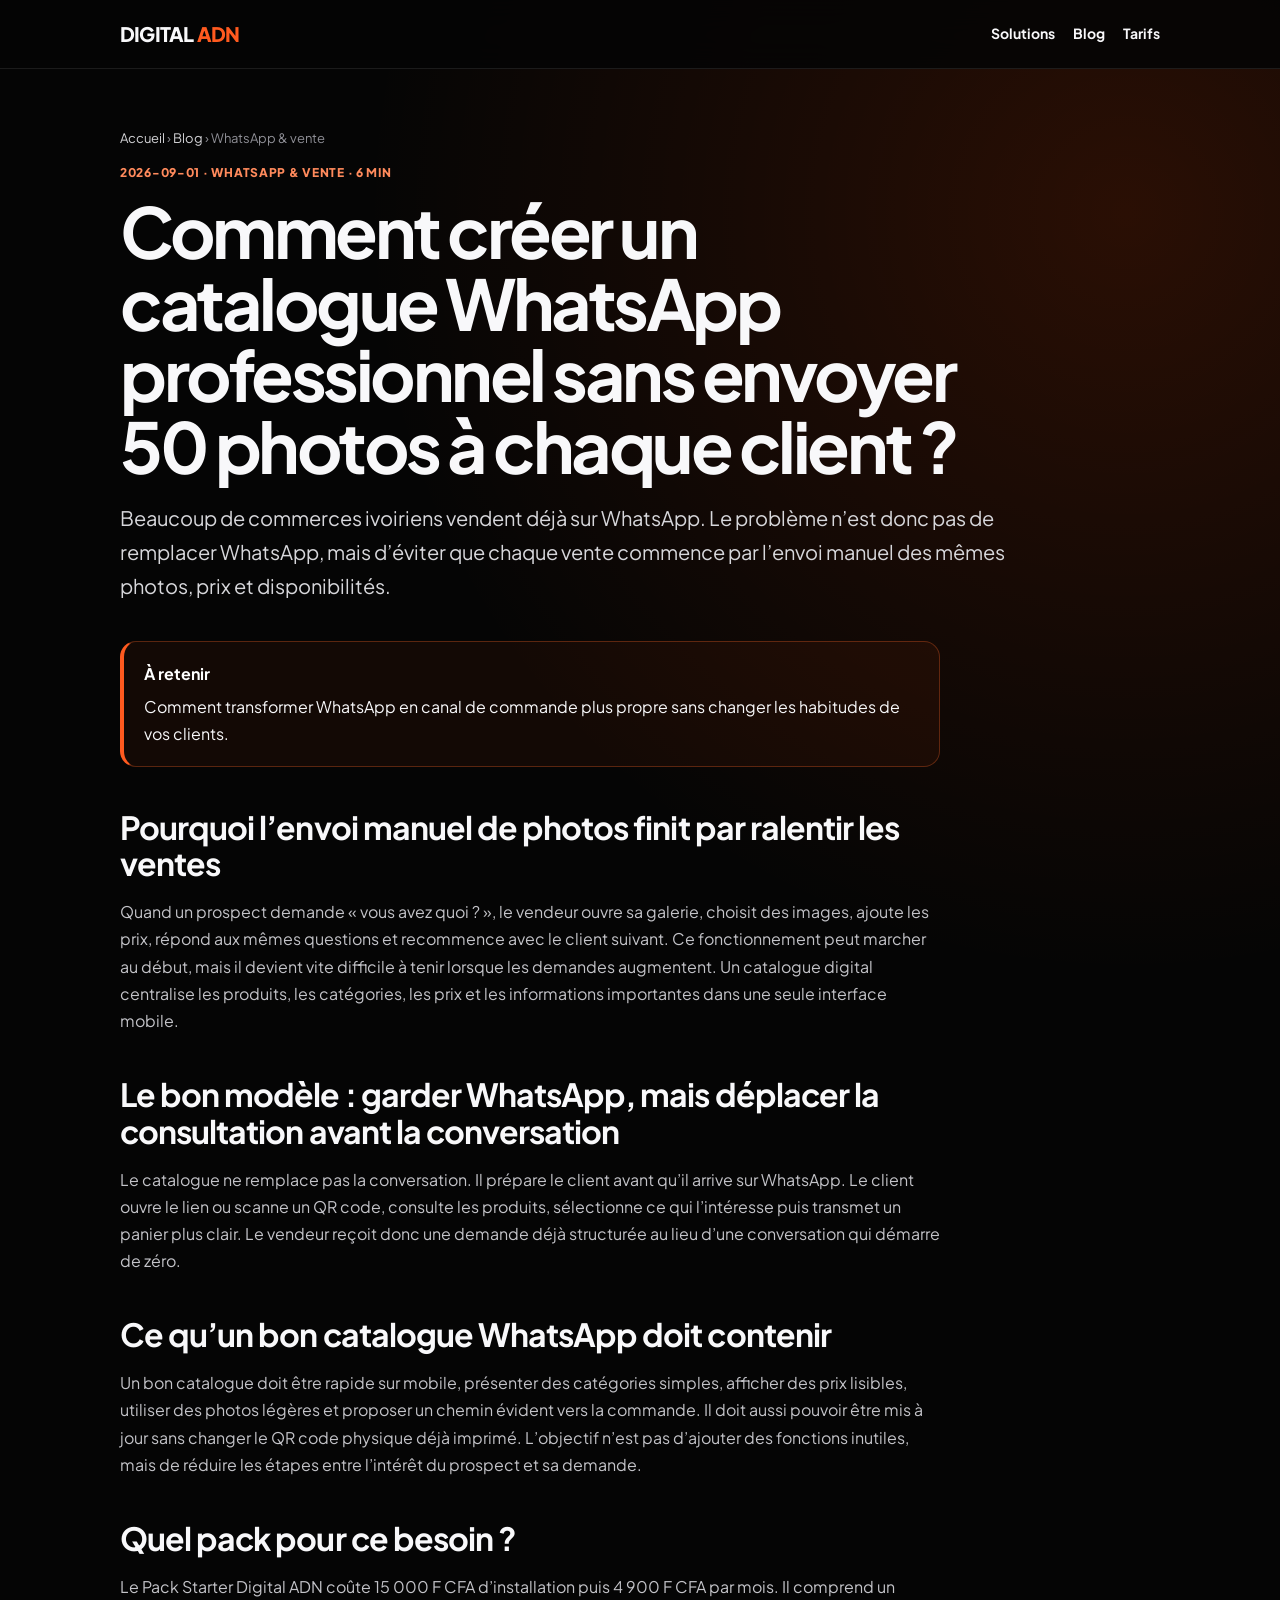
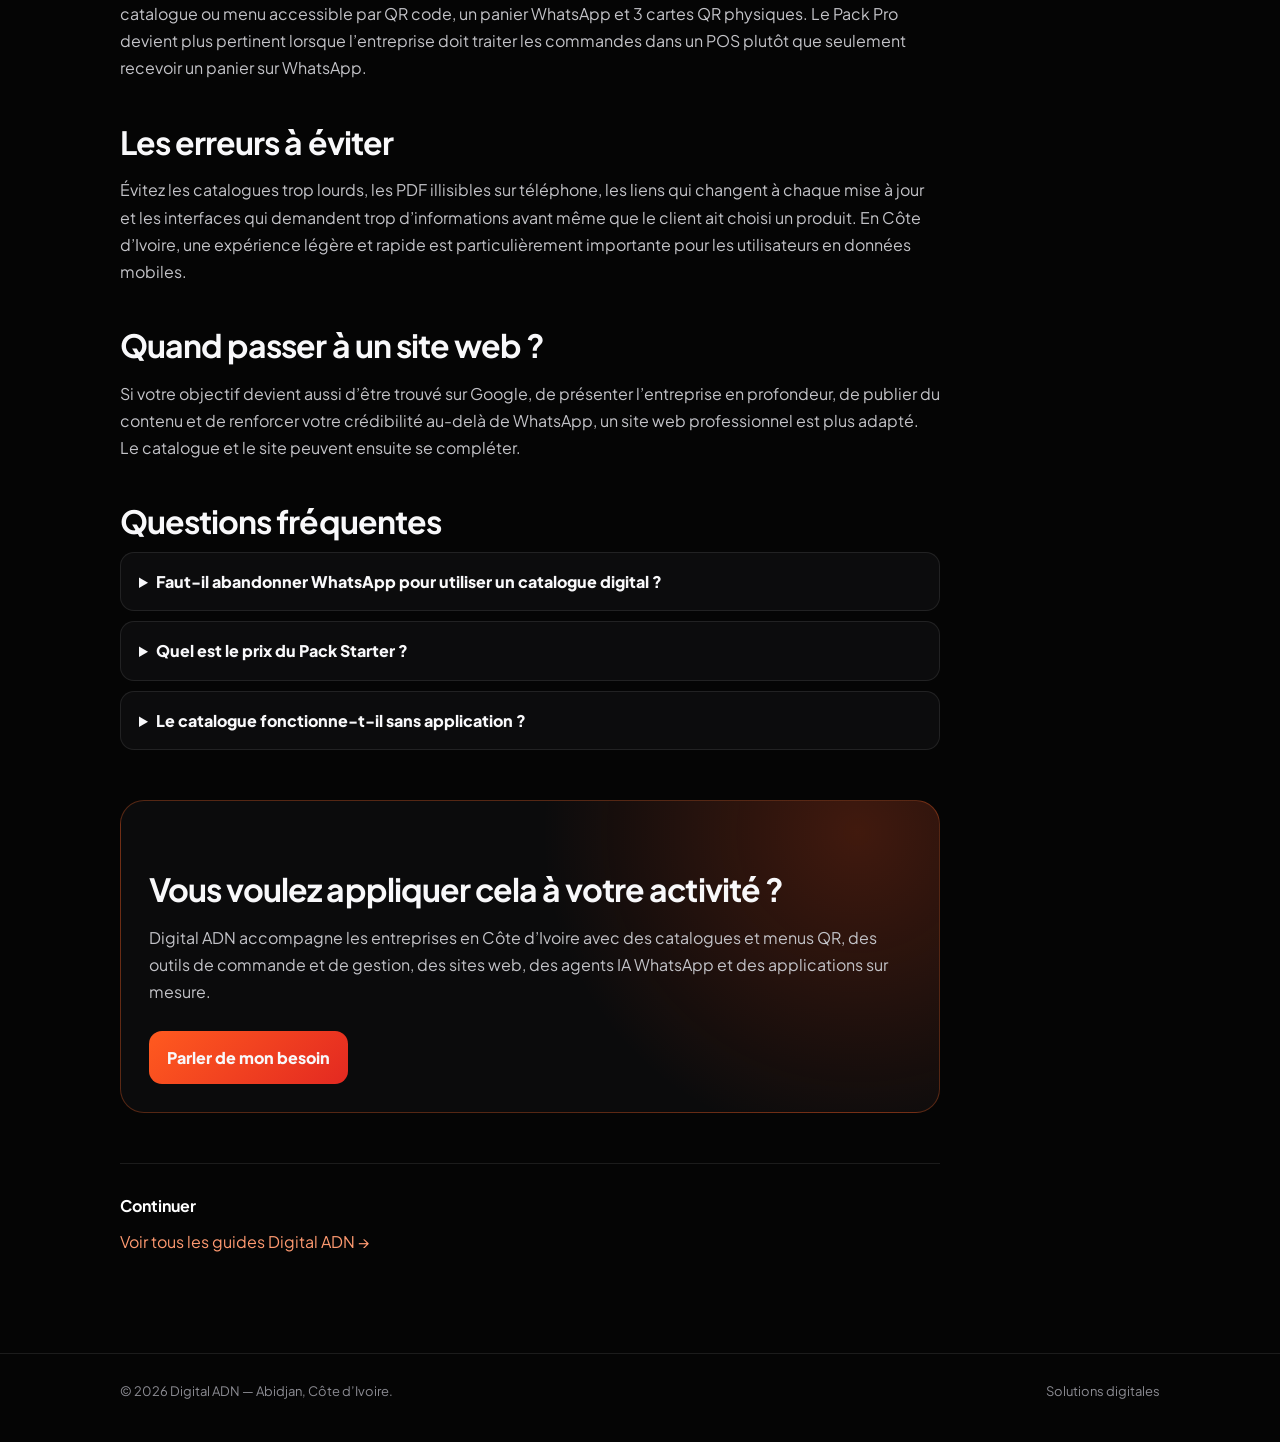
<file: blog/catalogue-whatsapp-professionnel-cote-divoire/index.html>
<!doctype html><html lang="fr-CI"><head><meta charset="utf-8"><meta name="viewport" content="width=device-width,initial-scale=1"><title>Comment créer un catalogue WhatsApp professionnel sans envoyer 50 photos à chaque client ? | Digital ADN</title><meta name="description" content="Méthode pour vendre sur WhatsApp en Côte d’Ivoire avec un catalogue digital, un panier structuré et un QR code plutôt que des photos envoyées une par une."><link rel="canonical" href="https://qrcodedigital.com/blog/catalogue-whatsapp-professionnel-cote-divoire/"><meta name="robots" content="index,follow,max-image-preview:large,max-snippet:-1,max-video-preview:-1"><meta property="og:type" content="article"><meta property="og:locale" content="fr_CI"><meta property="og:title" content="Comment créer un catalogue WhatsApp professionnel sans envoyer 50 photos à chaque client ?"><meta property="og:description" content="Comment transformer WhatsApp en canal de commande plus propre sans changer les habitudes de vos clients."><meta property="og:url" content="https://qrcodedigital.com/blog/catalogue-whatsapp-professionnel-cote-divoire/"><meta property="article:published_time" content="2026-09-01T00:00:00+00:00"><meta property="article:author" content="Digital ADN"><link rel="alternate" type="application/rss+xml" title="Blog Digital ADN" href="https://qrcodedigital.com/blog/feed.xml"><link rel="preconnect" href="https://fonts.googleapis.com"><link href="https://fonts.googleapis.com/css2?family=Plus+Jakarta+Sans:wght@400;600;700;800&display=swap" rel="stylesheet"><link rel="stylesheet" href="/blog/styles.css"><script type="application/ld+json">{"@context":"https://schema.org","@graph":[{"@type":"BlogPosting","headline":"Comment créer un catalogue WhatsApp professionnel sans envoyer 50 photos à chaque client ?","description":"Méthode pour vendre sur WhatsApp en Côte d’Ivoire avec un catalogue digital, un panier structuré et un QR code plutôt que des photos envoyées une par une.","datePublished":"2026-09-01","dateModified":"2026-09-01","inLanguage":"fr-CI","mainEntityOfPage":"https://qrcodedigital.com/blog/catalogue-whatsapp-professionnel-cote-divoire/","author":{"@type":"Organization","name":"Digital ADN","url":"https://qrcodedigital.com/"},"publisher":{"@type":"Organization","name":"Digital ADN","url":"https://qrcodedigital.com/"},"about":["WhatsApp & vente","digitalisation entreprise","Côte d’Ivoire"]},{"@type":"BreadcrumbList","itemListElement":[{"@type":"ListItem","position":1,"name":"Accueil","item":"https://qrcodedigital.com/"},{"@type":"ListItem","position":2,"name":"Blog","item":"https://qrcodedigital.com/blog/"},{"@type":"ListItem","position":3,"name":"Comment créer un catalogue WhatsApp professionnel sans envoyer 50 photos à chaque client ?","item":"https://qrcodedigital.com/blog/catalogue-whatsapp-professionnel-cote-divoire/"}]},{"@type":"FAQPage","mainEntity":[{"@type":"Question","name":"Faut-il abandonner WhatsApp pour utiliser un catalogue digital ?","acceptedAnswer":{"@type":"Answer","text":"Non. Le catalogue peut au contraire envoyer le panier vers WhatsApp et rendre la conversation plus efficace."}},{"@type":"Question","name":"Quel est le prix du Pack Starter ?","acceptedAnswer":{"@type":"Answer","text":"15 000 F CFA d’installation puis 4 900 F CFA par mois, avec 3 cartes QR physiques."}},{"@type":"Question","name":"Le catalogue fonctionne-t-il sans application ?","acceptedAnswer":{"@type":"Answer","text":"Oui. Le client ouvre le lien dans son navigateur mobile ou scanne le QR code."}}]}]}</script></head><body><nav class="nav"><div class="container navin"><a class="brand" href="/">DIGITAL <span>ADN</span></a><div class="links"><a href="/">Solutions</a><a href="/blog/">Blog</a><a href="/#offres">Tarifs</a></div></div></nav><main class="article"><div class="container"><div class="article-header"><div class="breadcrumbs"><a href="/">Accueil</a> › <a href="/blog/">Blog</a> › WhatsApp &amp; vente</div><div class="meta">2026-09-01 · WhatsApp &amp; vente · 6 min</div><h1>Comment créer un catalogue WhatsApp professionnel sans envoyer 50 photos à chaque client ?</h1><p class="lead">Beaucoup de commerces ivoiriens vendent déjà sur WhatsApp. Le problème n’est donc pas de remplacer WhatsApp, mais d’éviter que chaque vente commence par l’envoi manuel des mêmes photos, prix et disponibilités.</p></div><div class="content"><div class="answer"><strong>À retenir</strong>Comment transformer WhatsApp en canal de commande plus propre sans changer les habitudes de vos clients.</div><h2>Pourquoi l’envoi manuel de photos finit par ralentir les ventes</h2><p>Quand un prospect demande « vous avez quoi ? », le vendeur ouvre sa galerie, choisit des images, ajoute les prix, répond aux mêmes questions et recommence avec le client suivant. Ce fonctionnement peut marcher au début, mais il devient vite difficile à tenir lorsque les demandes augmentent. Un catalogue digital centralise les produits, les catégories, les prix et les informations importantes dans une seule interface mobile.</p><h2>Le bon modèle : garder WhatsApp, mais déplacer la consultation avant la conversation</h2><p>Le catalogue ne remplace pas la conversation. Il prépare le client avant qu’il arrive sur WhatsApp. Le client ouvre le lien ou scanne un QR code, consulte les produits, sélectionne ce qui l’intéresse puis transmet un panier plus clair. Le vendeur reçoit donc une demande déjà structurée au lieu d’une conversation qui démarre de zéro.</p><h2>Ce qu’un bon catalogue WhatsApp doit contenir</h2><p>Un bon catalogue doit être rapide sur mobile, présenter des catégories simples, afficher des prix lisibles, utiliser des photos légères et proposer un chemin évident vers la commande. Il doit aussi pouvoir être mis à jour sans changer le QR code physique déjà imprimé. L’objectif n’est pas d’ajouter des fonctions inutiles, mais de réduire les étapes entre l’intérêt du prospect et sa demande.</p><h2>Quel pack pour ce besoin ?</h2><p>Le Pack Starter Digital ADN coûte 15 000 F CFA d’installation puis 4 900 F CFA par mois. Il comprend un catalogue ou menu accessible par QR code, un panier WhatsApp et 3 cartes QR physiques. Le Pack Pro devient plus pertinent lorsque l’entreprise doit traiter les commandes dans un POS plutôt que seulement recevoir un panier sur WhatsApp.</p><h2>Les erreurs à éviter</h2><p>Évitez les catalogues trop lourds, les PDF illisibles sur téléphone, les liens qui changent à chaque mise à jour et les interfaces qui demandent trop d’informations avant même que le client ait choisi un produit. En Côte d’Ivoire, une expérience légère et rapide est particulièrement importante pour les utilisateurs en données mobiles.</p><h2>Quand passer à un site web ?</h2><p>Si votre objectif devient aussi d’être trouvé sur Google, de présenter l’entreprise en profondeur, de publier du contenu et de renforcer votre crédibilité au-delà de WhatsApp, un site web professionnel est plus adapté. Le catalogue et le site peuvent ensuite se compléter.</p><div class="faq"><h2>Questions fréquentes</h2><details><summary>Faut-il abandonner WhatsApp pour utiliser un catalogue digital ?</summary><p>Non. Le catalogue peut au contraire envoyer le panier vers WhatsApp et rendre la conversation plus efficace.</p></details><details><summary>Quel est le prix du Pack Starter ?</summary><p>15 000 F CFA d’installation puis 4 900 F CFA par mois, avec 3 cartes QR physiques.</p></details><details><summary>Le catalogue fonctionne-t-il sans application ?</summary><p>Oui. Le client ouvre le lien dans son navigateur mobile ou scanne le QR code.</p></details></div><div class="cta"><h2>Vous voulez appliquer cela à votre activité ?</h2><p>Digital ADN accompagne les entreprises en Côte d’Ivoire avec des catalogues et menus QR, des outils de commande et de gestion, des sites web, des agents IA WhatsApp et des applications sur mesure.</p><a class="btn" href="https://wa.me/2250779019255?text=Bonjour%20Digital%20ADN%2C%20je%20souhaite%20digitaliser%20mon%20activit%C3%A9">Parler de mon besoin</a></div><div class="related"><strong>Continuer</strong><a href="/blog/">Voir tous les guides Digital ADN →</a></div></div></div></main><footer class="footer"><div class="container footerin"><span>© 2026 Digital ADN — Abidjan, Côte d’Ivoire.</span><a href="/">Solutions digitales</a></div></footer></body></html>
</file>
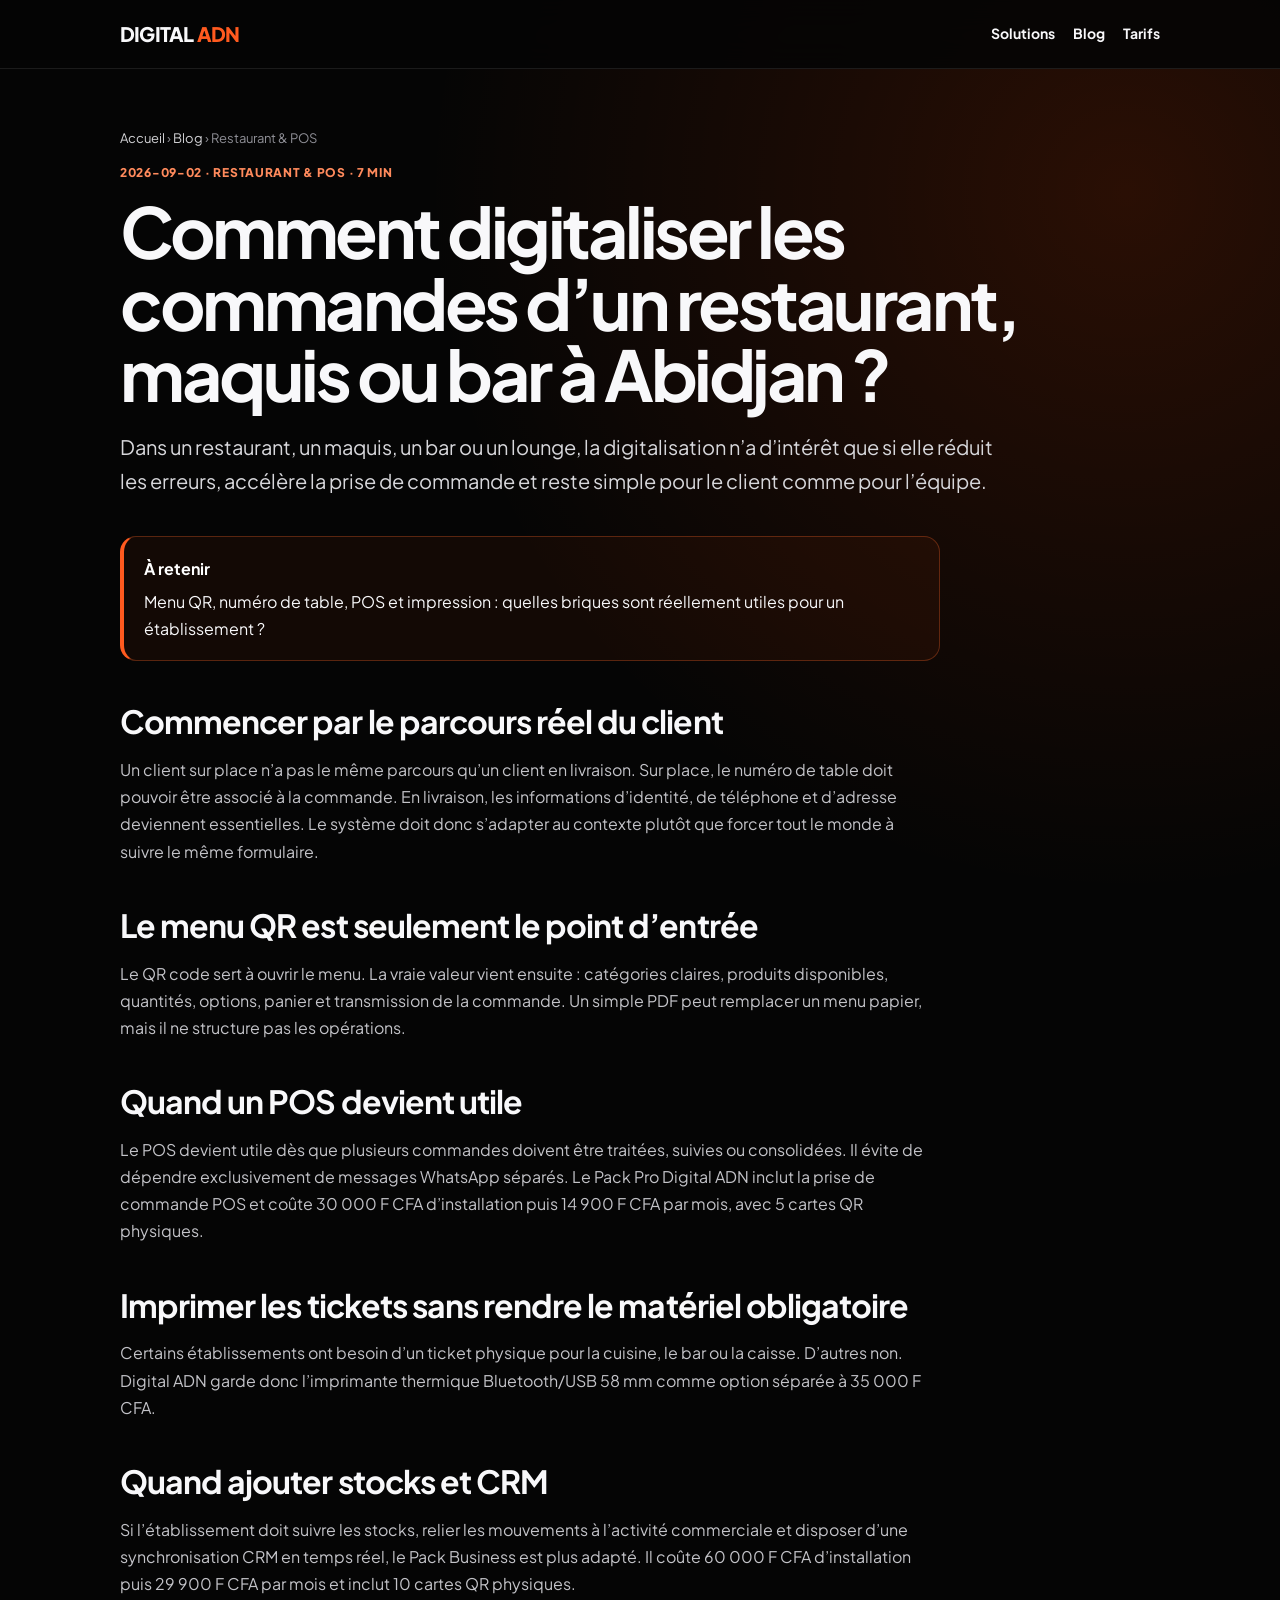
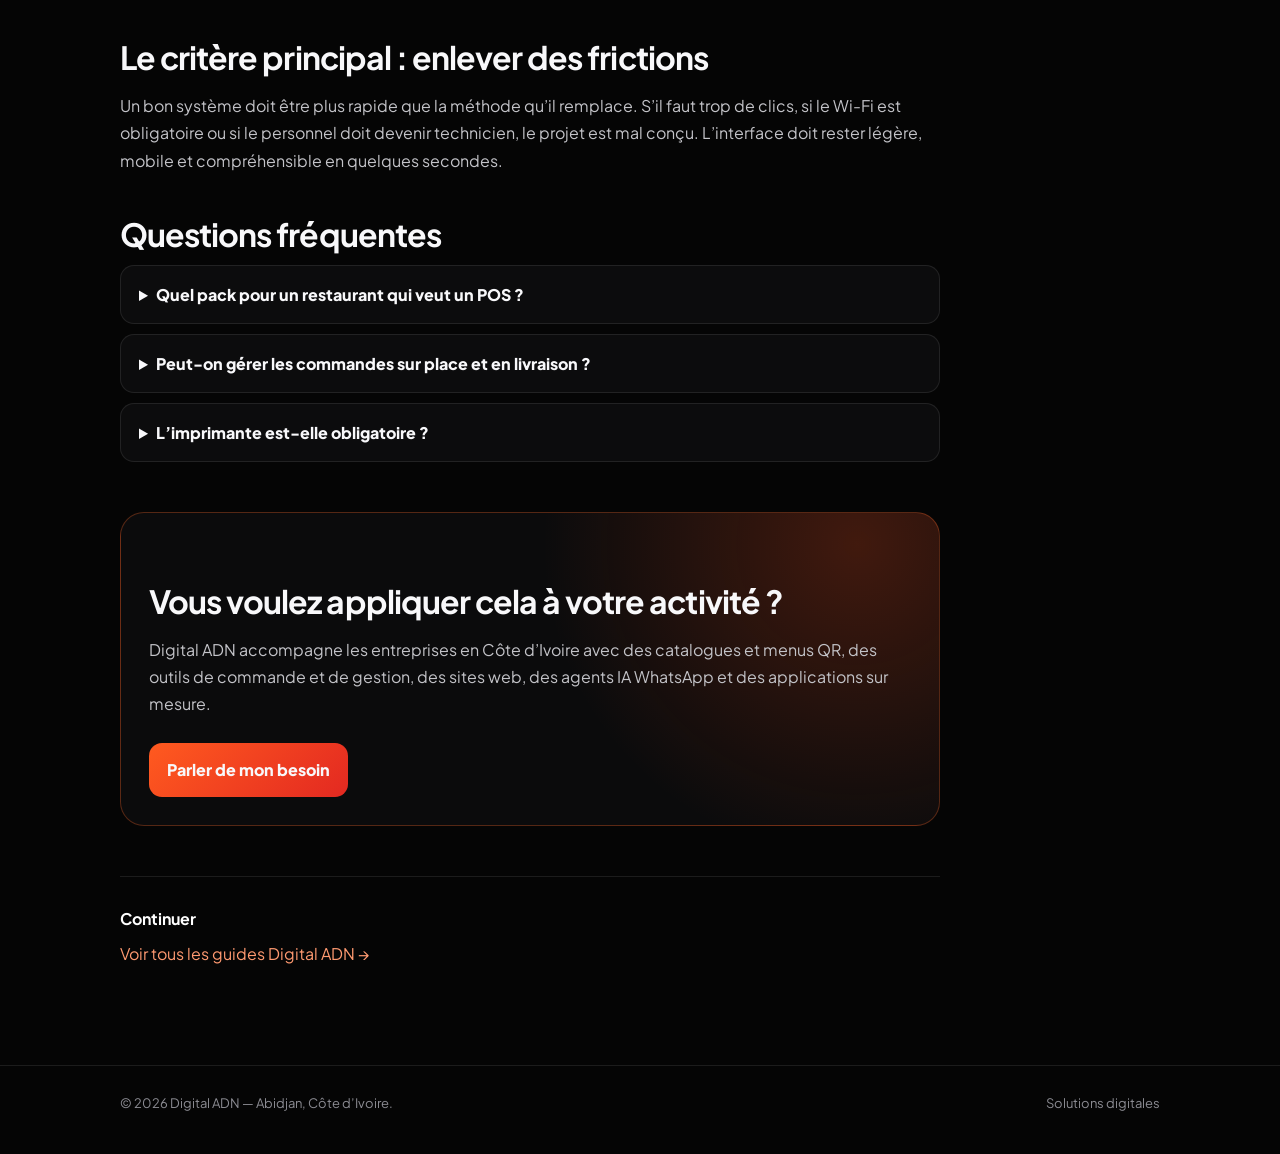
<file: blog/digitaliser-commandes-restaurant-maquis-abidjan-pos/index.html>
<!doctype html><html lang="fr-CI"><head><meta charset="utf-8"><meta name="viewport" content="width=device-width,initial-scale=1"><title>Comment digitaliser les commandes d’un restaurant, maquis ou bar à Abidjan ? | Digital ADN</title><meta name="description" content="Guide pratique pour digitaliser menu, commandes sur place, panier, POS et tickets dans un restaurant, maquis, bar ou lounge en Côte d’Ivoire."><link rel="canonical" href="https://qrcodedigital.com/blog/digitaliser-commandes-restaurant-maquis-abidjan-pos/"><meta name="robots" content="index,follow,max-image-preview:large,max-snippet:-1,max-video-preview:-1"><meta property="og:type" content="article"><meta property="og:locale" content="fr_CI"><meta property="og:title" content="Comment digitaliser les commandes d’un restaurant, maquis ou bar à Abidjan ?"><meta property="og:description" content="Menu QR, numéro de table, POS et impression : quelles briques sont réellement utiles pour un établissement ?"><meta property="og:url" content="https://qrcodedigital.com/blog/digitaliser-commandes-restaurant-maquis-abidjan-pos/"><meta property="article:published_time" content="2026-09-02T00:00:00+00:00"><meta property="article:author" content="Digital ADN"><link rel="alternate" type="application/rss+xml" title="Blog Digital ADN" href="https://qrcodedigital.com/blog/feed.xml"><link rel="preconnect" href="https://fonts.googleapis.com"><link href="https://fonts.googleapis.com/css2?family=Plus+Jakarta+Sans:wght@400;600;700;800&display=swap" rel="stylesheet"><link rel="stylesheet" href="/blog/styles.css"><script type="application/ld+json">{"@context":"https://schema.org","@graph":[{"@type":"BlogPosting","headline":"Comment digitaliser les commandes d’un restaurant, maquis ou bar à Abidjan ?","description":"Guide pratique pour digitaliser menu, commandes sur place, panier, POS et tickets dans un restaurant, maquis, bar ou lounge en Côte d’Ivoire.","datePublished":"2026-09-02","dateModified":"2026-09-02","inLanguage":"fr-CI","mainEntityOfPage":"https://qrcodedigital.com/blog/digitaliser-commandes-restaurant-maquis-abidjan-pos/","author":{"@type":"Organization","name":"Digital ADN","url":"https://qrcodedigital.com/"},"publisher":{"@type":"Organization","name":"Digital ADN","url":"https://qrcodedigital.com/"},"about":["Restaurant & POS","digitalisation entreprise","Côte d’Ivoire"]},{"@type":"BreadcrumbList","itemListElement":[{"@type":"ListItem","position":1,"name":"Accueil","item":"https://qrcodedigital.com/"},{"@type":"ListItem","position":2,"name":"Blog","item":"https://qrcodedigital.com/blog/"},{"@type":"ListItem","position":3,"name":"Comment digitaliser les commandes d’un restaurant, maquis ou bar à Abidjan ?","item":"https://qrcodedigital.com/blog/digitaliser-commandes-restaurant-maquis-abidjan-pos/"}]},{"@type":"FAQPage","mainEntity":[{"@type":"Question","name":"Quel pack pour un restaurant qui veut un POS ?","acceptedAnswer":{"@type":"Answer","text":"Le Pack Pro, à 30 000 F CFA d’installation puis 14 900 F CFA par mois."}},{"@type":"Question","name":"Peut-on gérer les commandes sur place et en livraison ?","acceptedAnswer":{"@type":"Answer","text":"Oui, le parcours peut être configuré différemment selon le mode de commande."}},{"@type":"Question","name":"L’imprimante est-elle obligatoire ?","acceptedAnswer":{"@type":"Answer","text":"Non. Elle reste une option séparée à 35 000 F CFA."}}]}]}</script></head><body><nav class="nav"><div class="container navin"><a class="brand" href="/">DIGITAL <span>ADN</span></a><div class="links"><a href="/">Solutions</a><a href="/blog/">Blog</a><a href="/#offres">Tarifs</a></div></div></nav><main class="article"><div class="container"><div class="article-header"><div class="breadcrumbs"><a href="/">Accueil</a> › <a href="/blog/">Blog</a> › Restaurant &amp; POS</div><div class="meta">2026-09-02 · Restaurant &amp; POS · 7 min</div><h1>Comment digitaliser les commandes d’un restaurant, maquis ou bar à Abidjan ?</h1><p class="lead">Dans un restaurant, un maquis, un bar ou un lounge, la digitalisation n’a d’intérêt que si elle réduit les erreurs, accélère la prise de commande et reste simple pour le client comme pour l’équipe.</p></div><div class="content"><div class="answer"><strong>À retenir</strong>Menu QR, numéro de table, POS et impression : quelles briques sont réellement utiles pour un établissement ?</div><h2>Commencer par le parcours réel du client</h2><p>Un client sur place n’a pas le même parcours qu’un client en livraison. Sur place, le numéro de table doit pouvoir être associé à la commande. En livraison, les informations d’identité, de téléphone et d’adresse deviennent essentielles. Le système doit donc s’adapter au contexte plutôt que forcer tout le monde à suivre le même formulaire.</p><h2>Le menu QR est seulement le point d’entrée</h2><p>Le QR code sert à ouvrir le menu. La vraie valeur vient ensuite : catégories claires, produits disponibles, quantités, options, panier et transmission de la commande. Un simple PDF peut remplacer un menu papier, mais il ne structure pas les opérations.</p><h2>Quand un POS devient utile</h2><p>Le POS devient utile dès que plusieurs commandes doivent être traitées, suivies ou consolidées. Il évite de dépendre exclusivement de messages WhatsApp séparés. Le Pack Pro Digital ADN inclut la prise de commande POS et coûte 30 000 F CFA d’installation puis 14 900 F CFA par mois, avec 5 cartes QR physiques.</p><h2>Imprimer les tickets sans rendre le matériel obligatoire</h2><p>Certains établissements ont besoin d’un ticket physique pour la cuisine, le bar ou la caisse. D’autres non. Digital ADN garde donc l’imprimante thermique Bluetooth/USB 58 mm comme option séparée à 35 000 F CFA.</p><h2>Quand ajouter stocks et CRM</h2><p>Si l’établissement doit suivre les stocks, relier les mouvements à l’activité commerciale et disposer d’une synchronisation CRM en temps réel, le Pack Business est plus adapté. Il coûte 60 000 F CFA d’installation puis 29 900 F CFA par mois et inclut 10 cartes QR physiques.</p><h2>Le critère principal : enlever des frictions</h2><p>Un bon système doit être plus rapide que la méthode qu’il remplace. S’il faut trop de clics, si le Wi-Fi est obligatoire ou si le personnel doit devenir technicien, le projet est mal conçu. L’interface doit rester légère, mobile et compréhensible en quelques secondes.</p><div class="faq"><h2>Questions fréquentes</h2><details><summary>Quel pack pour un restaurant qui veut un POS ?</summary><p>Le Pack Pro, à 30 000 F CFA d’installation puis 14 900 F CFA par mois.</p></details><details><summary>Peut-on gérer les commandes sur place et en livraison ?</summary><p>Oui, le parcours peut être configuré différemment selon le mode de commande.</p></details><details><summary>L’imprimante est-elle obligatoire ?</summary><p>Non. Elle reste une option séparée à 35 000 F CFA.</p></details></div><div class="cta"><h2>Vous voulez appliquer cela à votre activité ?</h2><p>Digital ADN accompagne les entreprises en Côte d’Ivoire avec des catalogues et menus QR, des outils de commande et de gestion, des sites web, des agents IA WhatsApp et des applications sur mesure.</p><a class="btn" href="https://wa.me/2250779019255?text=Bonjour%20Digital%20ADN%2C%20je%20souhaite%20digitaliser%20mon%20activit%C3%A9">Parler de mon besoin</a></div><div class="related"><strong>Continuer</strong><a href="/blog/">Voir tous les guides Digital ADN →</a></div></div></div></main><footer class="footer"><div class="container footerin"><span>© 2026 Digital ADN — Abidjan, Côte d’Ivoire.</span><a href="/">Solutions digitales</a></div></footer></body></html>
</file>
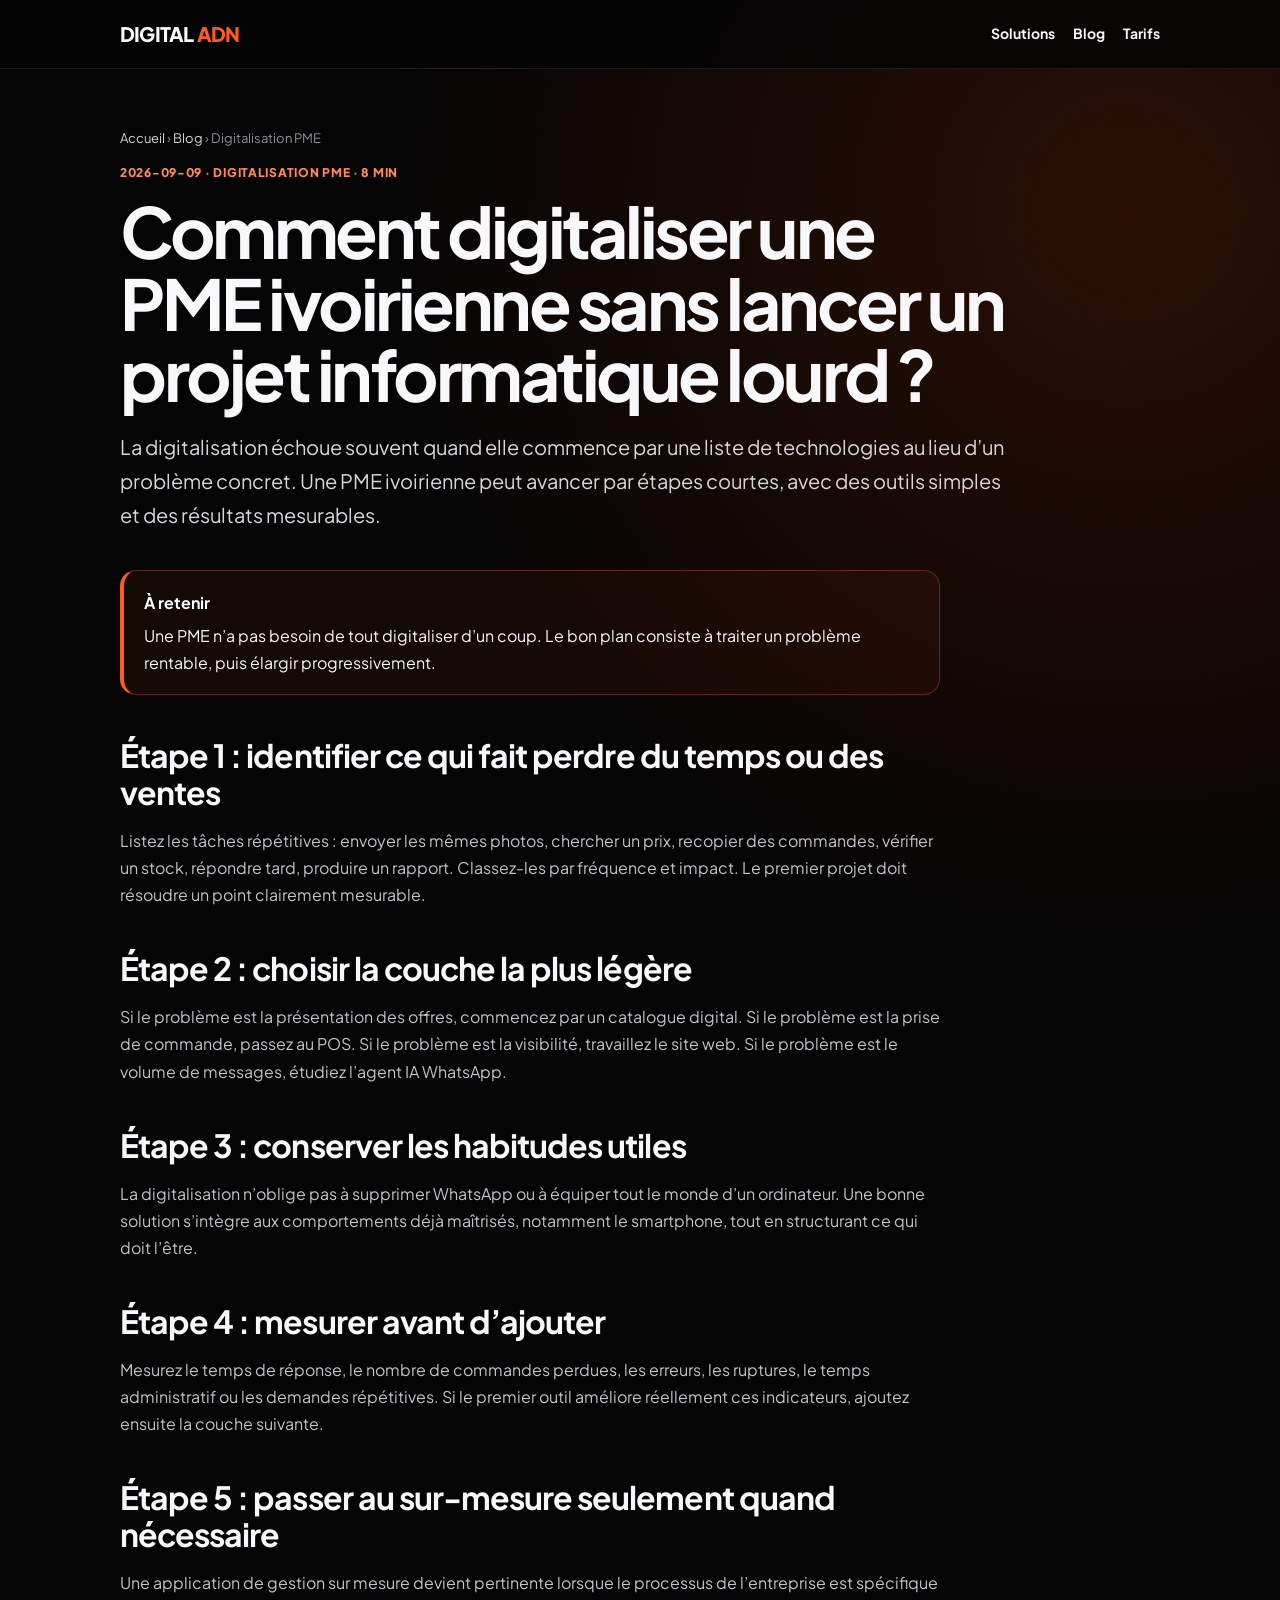
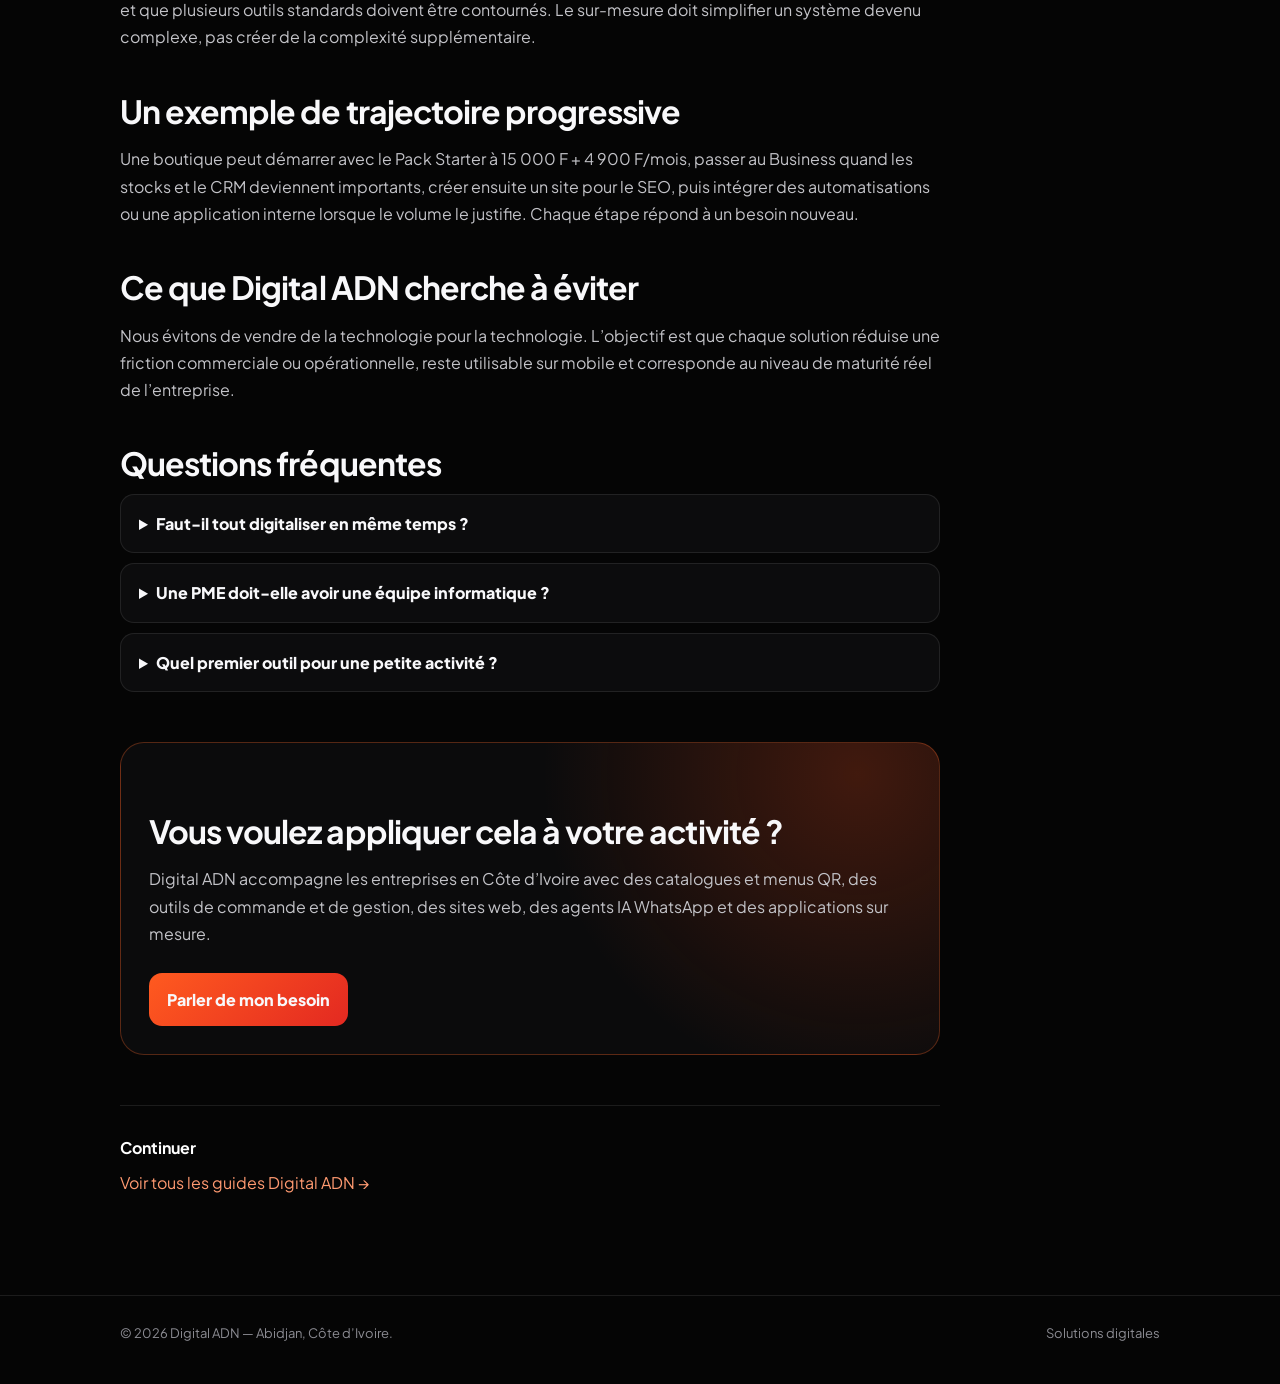
<file: blog/digitaliser-pme-cote-divoire-sans-projet-informatique-lourd/index.html>
<!doctype html><html lang="fr-CI"><head><meta charset="utf-8"><meta name="viewport" content="width=device-width,initial-scale=1"><title>Comment digitaliser une PME ivoirienne sans lancer un projet informatique lourd ? | Digital ADN</title><meta name="description" content="Plan simple de digitalisation pour PME en Côte d’Ivoire : commencer petit, choisir les bons outils, mesurer le gain et évoluer vers site, CRM, IA ou application."><link rel="canonical" href="https://qrcodedigital.com/blog/digitaliser-pme-cote-divoire-sans-projet-informatique-lourd/"><meta name="robots" content="index,follow,max-image-preview:large,max-snippet:-1,max-video-preview:-1"><meta property="og:type" content="article"><meta property="og:locale" content="fr_CI"><meta property="og:title" content="Comment digitaliser une PME ivoirienne sans lancer un projet informatique lourd ?"><meta property="og:description" content="Une PME n’a pas besoin de tout digitaliser d’un coup. Le bon plan consiste à traiter un problème rentable, puis élargir progressivement."><meta property="og:url" content="https://qrcodedigital.com/blog/digitaliser-pme-cote-divoire-sans-projet-informatique-lourd/"><meta property="article:published_time" content="2026-09-09T00:00:00+00:00"><meta property="article:author" content="Digital ADN"><link rel="alternate" type="application/rss+xml" title="Blog Digital ADN" href="https://qrcodedigital.com/blog/feed.xml"><link rel="preconnect" href="https://fonts.googleapis.com"><link href="https://fonts.googleapis.com/css2?family=Plus+Jakarta+Sans:wght@400;600;700;800&display=swap" rel="stylesheet"><link rel="stylesheet" href="/blog/styles.css"><script type="application/ld+json">{"@context":"https://schema.org","@graph":[{"@type":"BlogPosting","headline":"Comment digitaliser une PME ivoirienne sans lancer un projet informatique lourd ?","description":"Plan simple de digitalisation pour PME en Côte d’Ivoire : commencer petit, choisir les bons outils, mesurer le gain et évoluer vers site, CRM, IA ou application.","datePublished":"2026-09-09","dateModified":"2026-09-09","inLanguage":"fr-CI","mainEntityOfPage":"https://qrcodedigital.com/blog/digitaliser-pme-cote-divoire-sans-projet-informatique-lourd/","author":{"@type":"Organization","name":"Digital ADN","url":"https://qrcodedigital.com/"},"publisher":{"@type":"Organization","name":"Digital ADN","url":"https://qrcodedigital.com/"},"about":["Digitalisation PME","digitalisation entreprise","Côte d’Ivoire"]},{"@type":"BreadcrumbList","itemListElement":[{"@type":"ListItem","position":1,"name":"Accueil","item":"https://qrcodedigital.com/"},{"@type":"ListItem","position":2,"name":"Blog","item":"https://qrcodedigital.com/blog/"},{"@type":"ListItem","position":3,"name":"Comment digitaliser une PME ivoirienne sans lancer un projet informatique lourd ?","item":"https://qrcodedigital.com/blog/digitaliser-pme-cote-divoire-sans-projet-informatique-lourd/"}]},{"@type":"FAQPage","mainEntity":[{"@type":"Question","name":"Faut-il tout digitaliser en même temps ?","acceptedAnswer":{"@type":"Answer","text":"Non. Il vaut mieux commencer par le problème le plus coûteux ou répétitif et élargir ensuite."}},{"@type":"Question","name":"Une PME doit-elle avoir une équipe informatique ?","acceptedAnswer":{"@type":"Answer","text":"Pas nécessairement. Les solutions peuvent être mises en place et maintenues par un prestataire externe."}},{"@type":"Question","name":"Quel premier outil pour une petite activité ?","acceptedAnswer":{"@type":"Answer","text":"Si le problème principal est de présenter l’offre et recevoir des demandes, un catalogue digital est souvent le point de départ le plus simple."}}]}]}</script></head><body><nav class="nav"><div class="container navin"><a class="brand" href="/">DIGITAL <span>ADN</span></a><div class="links"><a href="/">Solutions</a><a href="/blog/">Blog</a><a href="/#offres">Tarifs</a></div></div></nav><main class="article"><div class="container"><div class="article-header"><div class="breadcrumbs"><a href="/">Accueil</a> › <a href="/blog/">Blog</a> › Digitalisation PME</div><div class="meta">2026-09-09 · Digitalisation PME · 8 min</div><h1>Comment digitaliser une PME ivoirienne sans lancer un projet informatique lourd ?</h1><p class="lead">La digitalisation échoue souvent quand elle commence par une liste de technologies au lieu d’un problème concret. Une PME ivoirienne peut avancer par étapes courtes, avec des outils simples et des résultats mesurables.</p></div><div class="content"><div class="answer"><strong>À retenir</strong>Une PME n’a pas besoin de tout digitaliser d’un coup. Le bon plan consiste à traiter un problème rentable, puis élargir progressivement.</div><h2>Étape 1 : identifier ce qui fait perdre du temps ou des ventes</h2><p>Listez les tâches répétitives : envoyer les mêmes photos, chercher un prix, recopier des commandes, vérifier un stock, répondre tard, produire un rapport. Classez-les par fréquence et impact. Le premier projet doit résoudre un point clairement mesurable.</p><h2>Étape 2 : choisir la couche la plus légère</h2><p>Si le problème est la présentation des offres, commencez par un catalogue digital. Si le problème est la prise de commande, passez au POS. Si le problème est la visibilité, travaillez le site web. Si le problème est le volume de messages, étudiez l’agent IA WhatsApp.</p><h2>Étape 3 : conserver les habitudes utiles</h2><p>La digitalisation n’oblige pas à supprimer WhatsApp ou à équiper tout le monde d’un ordinateur. Une bonne solution s’intègre aux comportements déjà maîtrisés, notamment le smartphone, tout en structurant ce qui doit l’être.</p><h2>Étape 4 : mesurer avant d’ajouter</h2><p>Mesurez le temps de réponse, le nombre de commandes perdues, les erreurs, les ruptures, le temps administratif ou les demandes répétitives. Si le premier outil améliore réellement ces indicateurs, ajoutez ensuite la couche suivante.</p><h2>Étape 5 : passer au sur-mesure seulement quand nécessaire</h2><p>Une application de gestion sur mesure devient pertinente lorsque le processus de l’entreprise est spécifique et que plusieurs outils standards doivent être contournés. Le sur-mesure doit simplifier un système devenu complexe, pas créer de la complexité supplémentaire.</p><h2>Un exemple de trajectoire progressive</h2><p>Une boutique peut démarrer avec le Pack Starter à 15 000 F + 4 900 F/mois, passer au Business quand les stocks et le CRM deviennent importants, créer ensuite un site pour le SEO, puis intégrer des automatisations ou une application interne lorsque le volume le justifie. Chaque étape répond à un besoin nouveau.</p><h2>Ce que Digital ADN cherche à éviter</h2><p>Nous évitons de vendre de la technologie pour la technologie. L’objectif est que chaque solution réduise une friction commerciale ou opérationnelle, reste utilisable sur mobile et corresponde au niveau de maturité réel de l’entreprise.</p><div class="faq"><h2>Questions fréquentes</h2><details><summary>Faut-il tout digitaliser en même temps ?</summary><p>Non. Il vaut mieux commencer par le problème le plus coûteux ou répétitif et élargir ensuite.</p></details><details><summary>Une PME doit-elle avoir une équipe informatique ?</summary><p>Pas nécessairement. Les solutions peuvent être mises en place et maintenues par un prestataire externe.</p></details><details><summary>Quel premier outil pour une petite activité ?</summary><p>Si le problème principal est de présenter l’offre et recevoir des demandes, un catalogue digital est souvent le point de départ le plus simple.</p></details></div><div class="cta"><h2>Vous voulez appliquer cela à votre activité ?</h2><p>Digital ADN accompagne les entreprises en Côte d’Ivoire avec des catalogues et menus QR, des outils de commande et de gestion, des sites web, des agents IA WhatsApp et des applications sur mesure.</p><a class="btn" href="https://wa.me/2250779019255?text=Bonjour%20Digital%20ADN%2C%20je%20souhaite%20digitaliser%20mon%20activit%C3%A9">Parler de mon besoin</a></div><div class="related"><strong>Continuer</strong><a href="/blog/">Voir tous les guides Digital ADN →</a></div></div></div></main><footer class="footer"><div class="container footerin"><span>© 2026 Digital ADN — Abidjan, Côte d’Ivoire.</span><a href="/">Solutions digitales</a></div></footer></body></html>
</file>
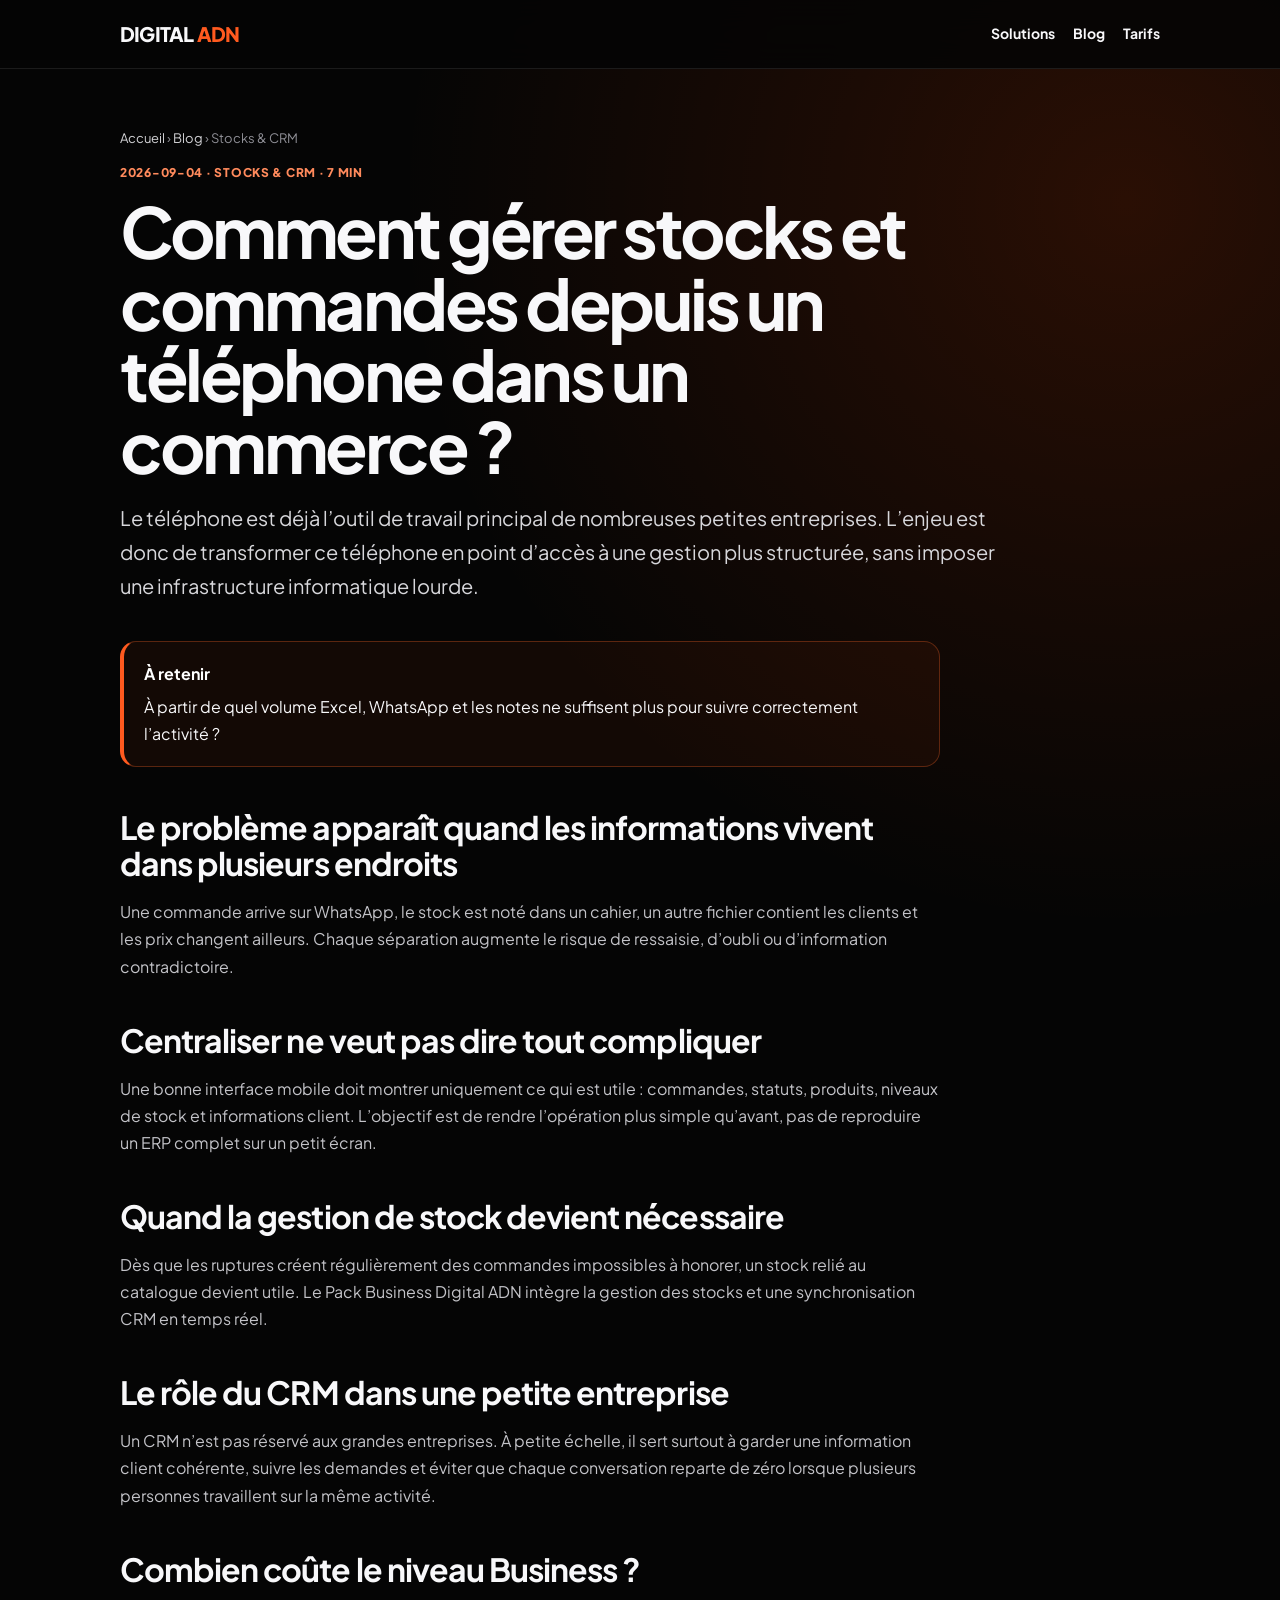
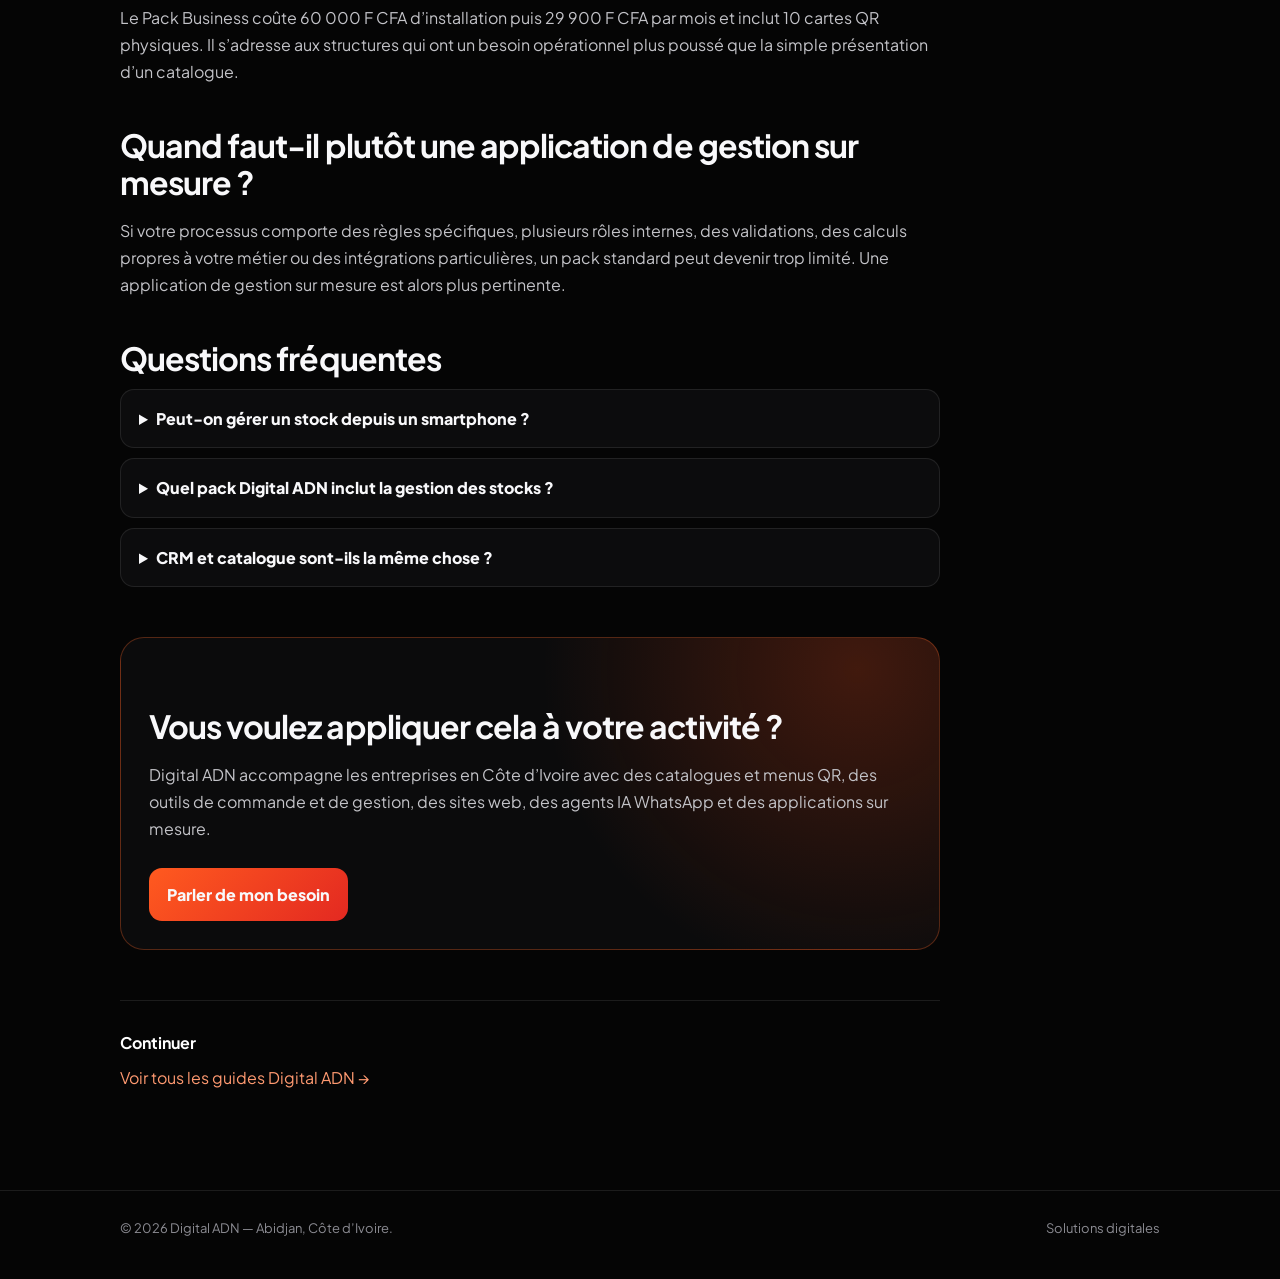
<file: blog/gerer-stock-commandes-telephone-commerce-cote-divoire/index.html>
<!doctype html><html lang="fr-CI"><head><meta charset="utf-8"><meta name="viewport" content="width=device-width,initial-scale=1"><title>Comment gérer stocks et commandes depuis un téléphone dans un commerce ? | Digital ADN</title><meta name="description" content="Comment une PME ou un commerce en Côte d’Ivoire peut centraliser catalogue, commandes, stock et CRM depuis une interface mobile sans logiciel lourd."><link rel="canonical" href="https://qrcodedigital.com/blog/gerer-stock-commandes-telephone-commerce-cote-divoire/"><meta name="robots" content="index,follow,max-image-preview:large,max-snippet:-1,max-video-preview:-1"><meta property="og:type" content="article"><meta property="og:locale" content="fr_CI"><meta property="og:title" content="Comment gérer stocks et commandes depuis un téléphone dans un commerce ?"><meta property="og:description" content="À partir de quel volume Excel, WhatsApp et les notes ne suffisent plus pour suivre correctement l’activité ?"><meta property="og:url" content="https://qrcodedigital.com/blog/gerer-stock-commandes-telephone-commerce-cote-divoire/"><meta property="article:published_time" content="2026-09-04T00:00:00+00:00"><meta property="article:author" content="Digital ADN"><link rel="alternate" type="application/rss+xml" title="Blog Digital ADN" href="https://qrcodedigital.com/blog/feed.xml"><link rel="preconnect" href="https://fonts.googleapis.com"><link href="https://fonts.googleapis.com/css2?family=Plus+Jakarta+Sans:wght@400;600;700;800&display=swap" rel="stylesheet"><link rel="stylesheet" href="/blog/styles.css"><script type="application/ld+json">{"@context":"https://schema.org","@graph":[{"@type":"BlogPosting","headline":"Comment gérer stocks et commandes depuis un téléphone dans un commerce ?","description":"Comment une PME ou un commerce en Côte d’Ivoire peut centraliser catalogue, commandes, stock et CRM depuis une interface mobile sans logiciel lourd.","datePublished":"2026-09-04","dateModified":"2026-09-04","inLanguage":"fr-CI","mainEntityOfPage":"https://qrcodedigital.com/blog/gerer-stock-commandes-telephone-commerce-cote-divoire/","author":{"@type":"Organization","name":"Digital ADN","url":"https://qrcodedigital.com/"},"publisher":{"@type":"Organization","name":"Digital ADN","url":"https://qrcodedigital.com/"},"about":["Stocks & CRM","digitalisation entreprise","Côte d’Ivoire"]},{"@type":"BreadcrumbList","itemListElement":[{"@type":"ListItem","position":1,"name":"Accueil","item":"https://qrcodedigital.com/"},{"@type":"ListItem","position":2,"name":"Blog","item":"https://qrcodedigital.com/blog/"},{"@type":"ListItem","position":3,"name":"Comment gérer stocks et commandes depuis un téléphone dans un commerce ?","item":"https://qrcodedigital.com/blog/gerer-stock-commandes-telephone-commerce-cote-divoire/"}]},{"@type":"FAQPage","mainEntity":[{"@type":"Question","name":"Peut-on gérer un stock depuis un smartphone ?","acceptedAnswer":{"@type":"Answer","text":"Oui, si l’interface est responsive et pensée pour les opérations mobiles."}},{"@type":"Question","name":"Quel pack Digital ADN inclut la gestion des stocks ?","acceptedAnswer":{"@type":"Answer","text":"Le Pack Business à 60 000 F CFA d’installation puis 29 900 F CFA par mois."}},{"@type":"Question","name":"CRM et catalogue sont-ils la même chose ?","acceptedAnswer":{"@type":"Answer","text":"Non. Le catalogue présente l’offre ; le CRM organise les informations et le suivi liés aux clients et aux demandes."}}]}]}</script></head><body><nav class="nav"><div class="container navin"><a class="brand" href="/">DIGITAL <span>ADN</span></a><div class="links"><a href="/">Solutions</a><a href="/blog/">Blog</a><a href="/#offres">Tarifs</a></div></div></nav><main class="article"><div class="container"><div class="article-header"><div class="breadcrumbs"><a href="/">Accueil</a> › <a href="/blog/">Blog</a> › Stocks &amp; CRM</div><div class="meta">2026-09-04 · Stocks &amp; CRM · 7 min</div><h1>Comment gérer stocks et commandes depuis un téléphone dans un commerce ?</h1><p class="lead">Le téléphone est déjà l’outil de travail principal de nombreuses petites entreprises. L’enjeu est donc de transformer ce téléphone en point d’accès à une gestion plus structurée, sans imposer une infrastructure informatique lourde.</p></div><div class="content"><div class="answer"><strong>À retenir</strong>À partir de quel volume Excel, WhatsApp et les notes ne suffisent plus pour suivre correctement l’activité ?</div><h2>Le problème apparaît quand les informations vivent dans plusieurs endroits</h2><p>Une commande arrive sur WhatsApp, le stock est noté dans un cahier, un autre fichier contient les clients et les prix changent ailleurs. Chaque séparation augmente le risque de ressaisie, d’oubli ou d’information contradictoire.</p><h2>Centraliser ne veut pas dire tout compliquer</h2><p>Une bonne interface mobile doit montrer uniquement ce qui est utile : commandes, statuts, produits, niveaux de stock et informations client. L’objectif est de rendre l’opération plus simple qu’avant, pas de reproduire un ERP complet sur un petit écran.</p><h2>Quand la gestion de stock devient nécessaire</h2><p>Dès que les ruptures créent régulièrement des commandes impossibles à honorer, un stock relié au catalogue devient utile. Le Pack Business Digital ADN intègre la gestion des stocks et une synchronisation CRM en temps réel.</p><h2>Le rôle du CRM dans une petite entreprise</h2><p>Un CRM n’est pas réservé aux grandes entreprises. À petite échelle, il sert surtout à garder une information client cohérente, suivre les demandes et éviter que chaque conversation reparte de zéro lorsque plusieurs personnes travaillent sur la même activité.</p><h2>Combien coûte le niveau Business ?</h2><p>Le Pack Business coûte 60 000 F CFA d’installation puis 29 900 F CFA par mois et inclut 10 cartes QR physiques. Il s’adresse aux structures qui ont un besoin opérationnel plus poussé que la simple présentation d’un catalogue.</p><h2>Quand faut-il plutôt une application de gestion sur mesure ?</h2><p>Si votre processus comporte des règles spécifiques, plusieurs rôles internes, des validations, des calculs propres à votre métier ou des intégrations particulières, un pack standard peut devenir trop limité. Une application de gestion sur mesure est alors plus pertinente.</p><div class="faq"><h2>Questions fréquentes</h2><details><summary>Peut-on gérer un stock depuis un smartphone ?</summary><p>Oui, si l’interface est responsive et pensée pour les opérations mobiles.</p></details><details><summary>Quel pack Digital ADN inclut la gestion des stocks ?</summary><p>Le Pack Business à 60 000 F CFA d’installation puis 29 900 F CFA par mois.</p></details><details><summary>CRM et catalogue sont-ils la même chose ?</summary><p>Non. Le catalogue présente l’offre ; le CRM organise les informations et le suivi liés aux clients et aux demandes.</p></details></div><div class="cta"><h2>Vous voulez appliquer cela à votre activité ?</h2><p>Digital ADN accompagne les entreprises en Côte d’Ivoire avec des catalogues et menus QR, des outils de commande et de gestion, des sites web, des agents IA WhatsApp et des applications sur mesure.</p><a class="btn" href="https://wa.me/2250779019255?text=Bonjour%20Digital%20ADN%2C%20je%20souhaite%20digitaliser%20mon%20activit%C3%A9">Parler de mon besoin</a></div><div class="related"><strong>Continuer</strong><a href="/blog/">Voir tous les guides Digital ADN →</a></div></div></div></main><footer class="footer"><div class="container footerin"><span>© 2026 Digital ADN — Abidjan, Côte d’Ivoire.</span><a href="/">Solutions digitales</a></div></footer></body></html>
</file>
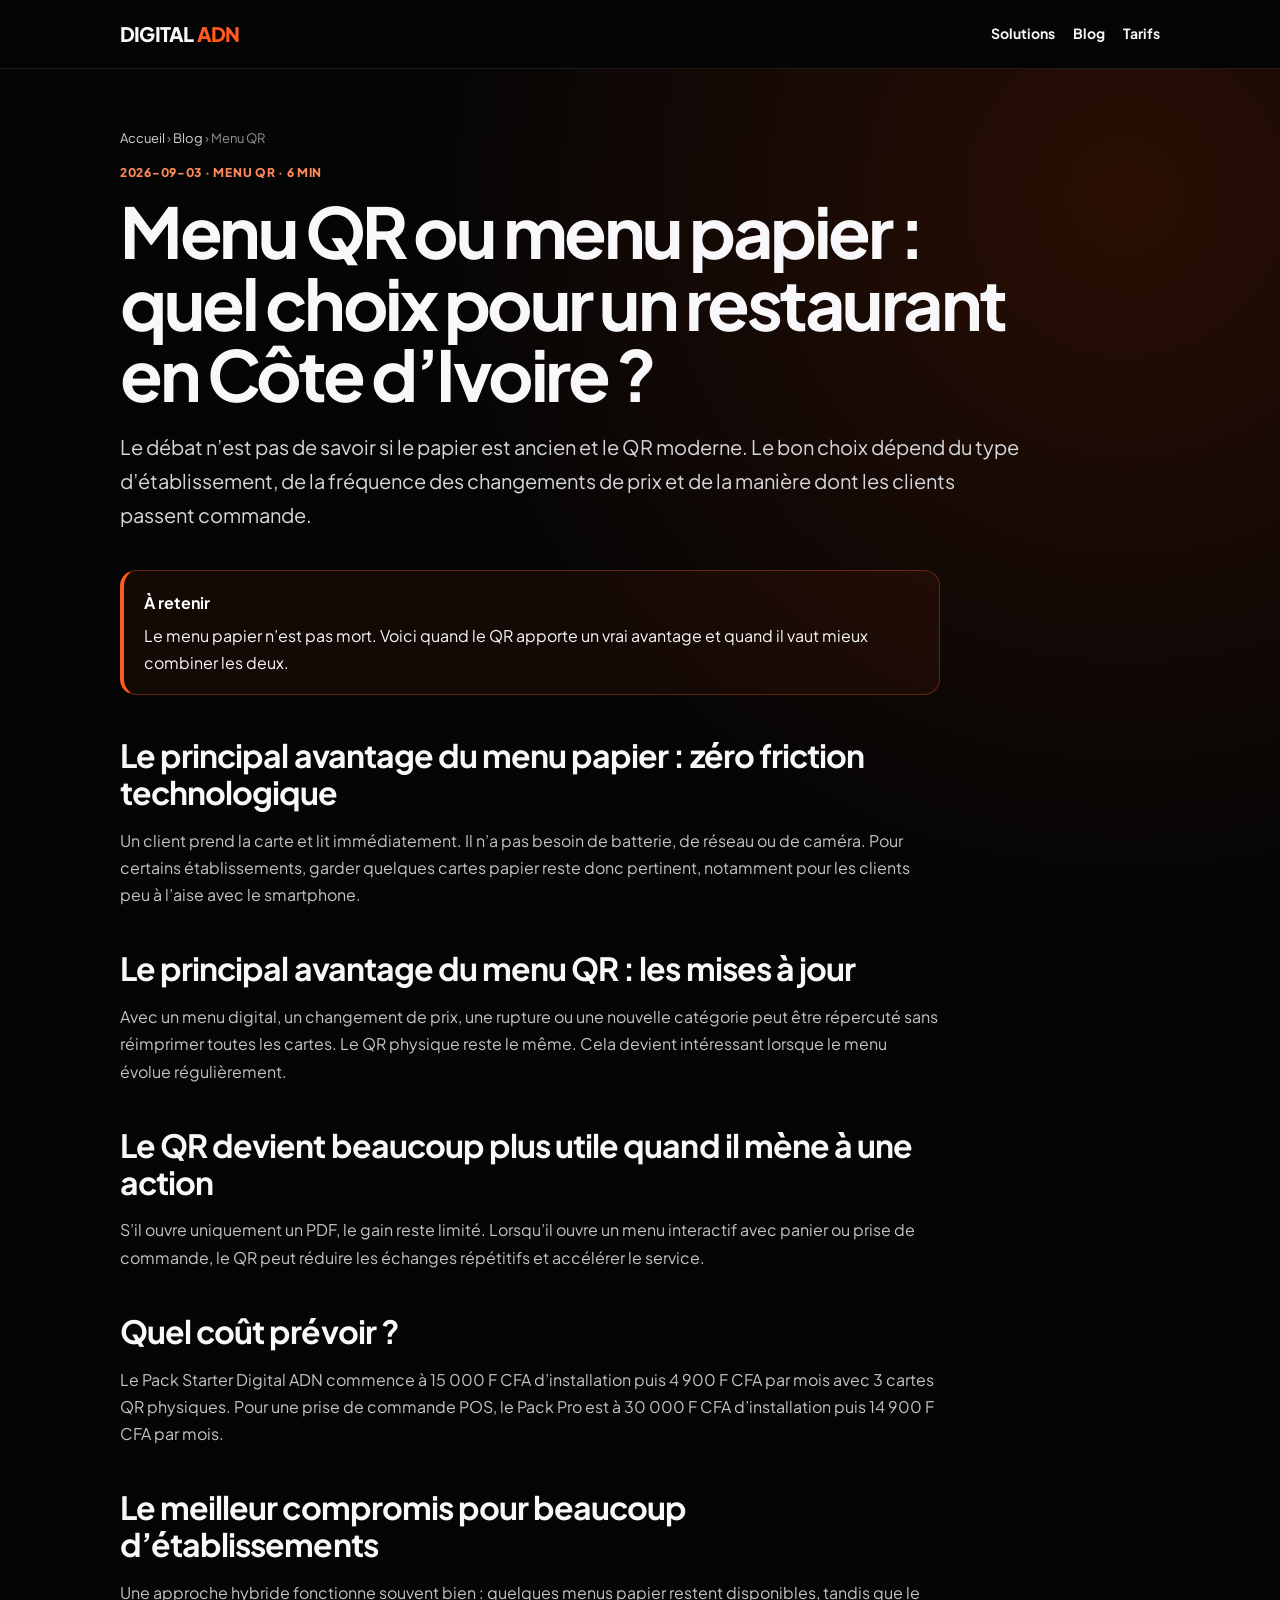
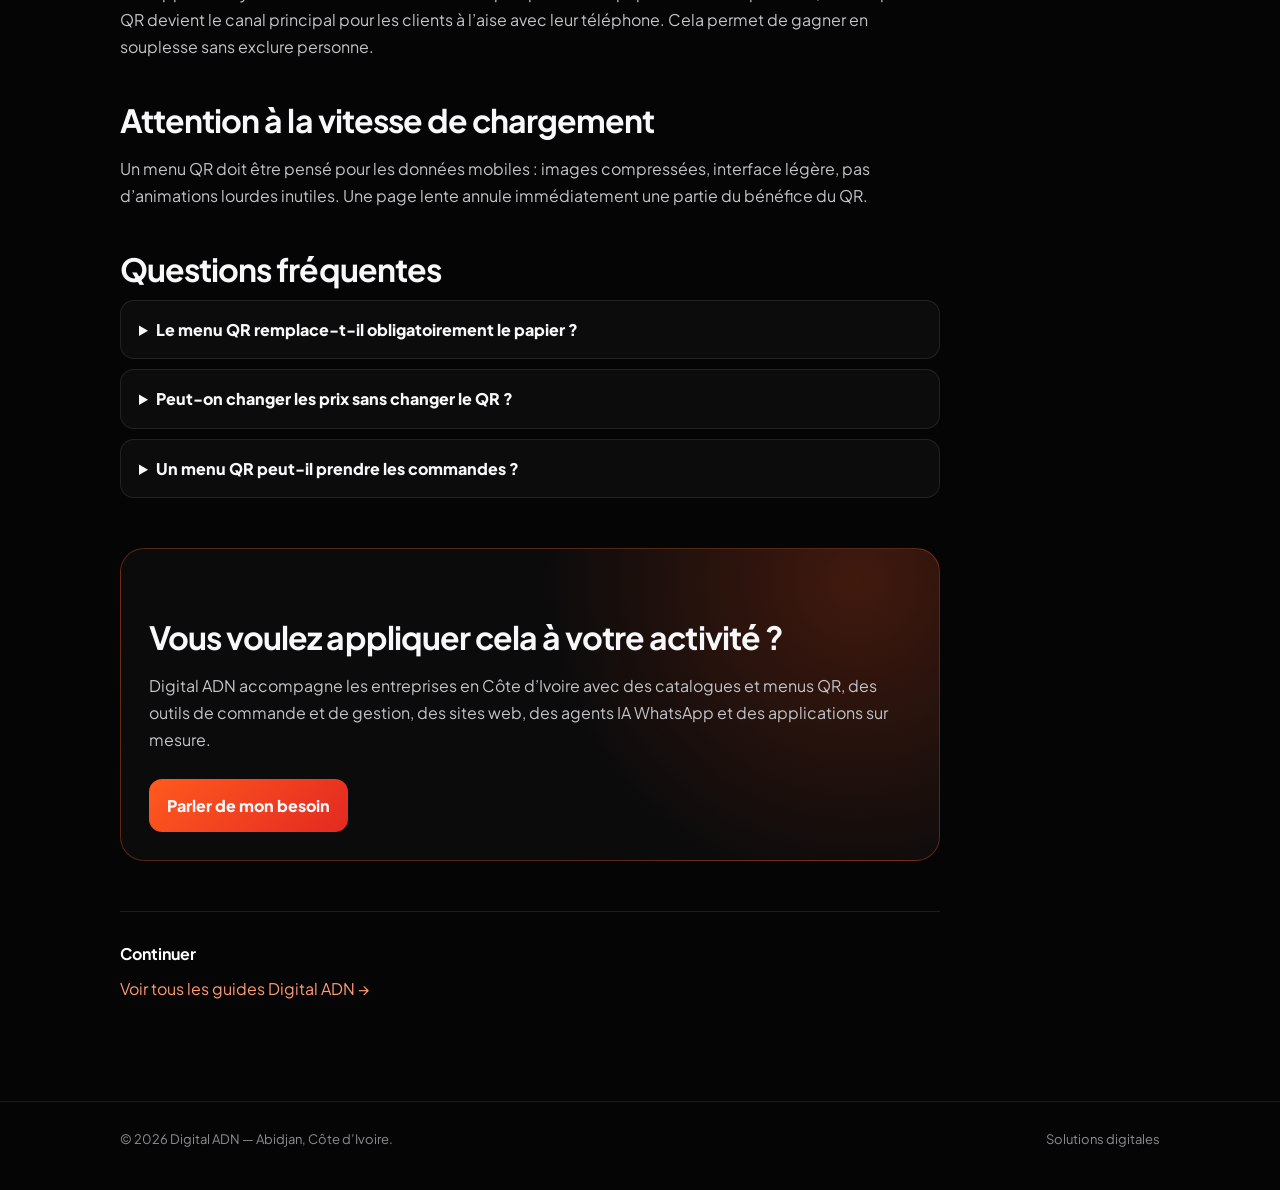
<file: blog/menu-qr-ou-menu-papier-restaurant-cote-divoire/index.html>
<!doctype html><html lang="fr-CI"><head><meta charset="utf-8"><meta name="viewport" content="width=device-width,initial-scale=1"><title>Menu QR ou menu papier : quel choix pour un restaurant en Côte d’Ivoire ? | Digital ADN</title><meta name="description" content="Comparatif menu QR et menu papier pour restaurants en Côte d’Ivoire : coût, mise à jour, vitesse, expérience client, commandes et limites."><link rel="canonical" href="https://qrcodedigital.com/blog/menu-qr-ou-menu-papier-restaurant-cote-divoire/"><meta name="robots" content="index,follow,max-image-preview:large,max-snippet:-1,max-video-preview:-1"><meta property="og:type" content="article"><meta property="og:locale" content="fr_CI"><meta property="og:title" content="Menu QR ou menu papier : quel choix pour un restaurant en Côte d’Ivoire ?"><meta property="og:description" content="Le menu papier n’est pas mort. Voici quand le QR apporte un vrai avantage et quand il vaut mieux combiner les deux."><meta property="og:url" content="https://qrcodedigital.com/blog/menu-qr-ou-menu-papier-restaurant-cote-divoire/"><meta property="article:published_time" content="2026-09-03T00:00:00+00:00"><meta property="article:author" content="Digital ADN"><link rel="alternate" type="application/rss+xml" title="Blog Digital ADN" href="https://qrcodedigital.com/blog/feed.xml"><link rel="preconnect" href="https://fonts.googleapis.com"><link href="https://fonts.googleapis.com/css2?family=Plus+Jakarta+Sans:wght@400;600;700;800&display=swap" rel="stylesheet"><link rel="stylesheet" href="/blog/styles.css"><script type="application/ld+json">{"@context":"https://schema.org","@graph":[{"@type":"BlogPosting","headline":"Menu QR ou menu papier : quel choix pour un restaurant en Côte d’Ivoire ?","description":"Comparatif menu QR et menu papier pour restaurants en Côte d’Ivoire : coût, mise à jour, vitesse, expérience client, commandes et limites.","datePublished":"2026-09-03","dateModified":"2026-09-03","inLanguage":"fr-CI","mainEntityOfPage":"https://qrcodedigital.com/blog/menu-qr-ou-menu-papier-restaurant-cote-divoire/","author":{"@type":"Organization","name":"Digital ADN","url":"https://qrcodedigital.com/"},"publisher":{"@type":"Organization","name":"Digital ADN","url":"https://qrcodedigital.com/"},"about":["Menu QR","digitalisation entreprise","Côte d’Ivoire"]},{"@type":"BreadcrumbList","itemListElement":[{"@type":"ListItem","position":1,"name":"Accueil","item":"https://qrcodedigital.com/"},{"@type":"ListItem","position":2,"name":"Blog","item":"https://qrcodedigital.com/blog/"},{"@type":"ListItem","position":3,"name":"Menu QR ou menu papier : quel choix pour un restaurant en Côte d’Ivoire ?","item":"https://qrcodedigital.com/blog/menu-qr-ou-menu-papier-restaurant-cote-divoire/"}]},{"@type":"FAQPage","mainEntity":[{"@type":"Question","name":"Le menu QR remplace-t-il obligatoirement le papier ?","acceptedAnswer":{"@type":"Answer","text":"Non. Beaucoup d’établissements gagnent à conserver quelques menus papier en complément."}},{"@type":"Question","name":"Peut-on changer les prix sans changer le QR ?","acceptedAnswer":{"@type":"Answer","text":"Oui, si le QR pointe vers une URL permanente dont le contenu est mis à jour."}},{"@type":"Question","name":"Un menu QR peut-il prendre les commandes ?","acceptedAnswer":{"@type":"Answer","text":"Oui, selon la solution utilisée. Le Pack Pro Digital ADN ajoute la prise de commande POS."}}]}]}</script></head><body><nav class="nav"><div class="container navin"><a class="brand" href="/">DIGITAL <span>ADN</span></a><div class="links"><a href="/">Solutions</a><a href="/blog/">Blog</a><a href="/#offres">Tarifs</a></div></div></nav><main class="article"><div class="container"><div class="article-header"><div class="breadcrumbs"><a href="/">Accueil</a> › <a href="/blog/">Blog</a> › Menu QR</div><div class="meta">2026-09-03 · Menu QR · 6 min</div><h1>Menu QR ou menu papier : quel choix pour un restaurant en Côte d’Ivoire ?</h1><p class="lead">Le débat n’est pas de savoir si le papier est ancien et le QR moderne. Le bon choix dépend du type d’établissement, de la fréquence des changements de prix et de la manière dont les clients passent commande.</p></div><div class="content"><div class="answer"><strong>À retenir</strong>Le menu papier n’est pas mort. Voici quand le QR apporte un vrai avantage et quand il vaut mieux combiner les deux.</div><h2>Le principal avantage du menu papier : zéro friction technologique</h2><p>Un client prend la carte et lit immédiatement. Il n’a pas besoin de batterie, de réseau ou de caméra. Pour certains établissements, garder quelques cartes papier reste donc pertinent, notamment pour les clients peu à l’aise avec le smartphone.</p><h2>Le principal avantage du menu QR : les mises à jour</h2><p>Avec un menu digital, un changement de prix, une rupture ou une nouvelle catégorie peut être répercuté sans réimprimer toutes les cartes. Le QR physique reste le même. Cela devient intéressant lorsque le menu évolue régulièrement.</p><h2>Le QR devient beaucoup plus utile quand il mène à une action</h2><p>S’il ouvre uniquement un PDF, le gain reste limité. Lorsqu’il ouvre un menu interactif avec panier ou prise de commande, le QR peut réduire les échanges répétitifs et accélérer le service.</p><h2>Quel coût prévoir ?</h2><p>Le Pack Starter Digital ADN commence à 15 000 F CFA d’installation puis 4 900 F CFA par mois avec 3 cartes QR physiques. Pour une prise de commande POS, le Pack Pro est à 30 000 F CFA d’installation puis 14 900 F CFA par mois.</p><h2>Le meilleur compromis pour beaucoup d’établissements</h2><p>Une approche hybride fonctionne souvent bien : quelques menus papier restent disponibles, tandis que le QR devient le canal principal pour les clients à l’aise avec leur téléphone. Cela permet de gagner en souplesse sans exclure personne.</p><h2>Attention à la vitesse de chargement</h2><p>Un menu QR doit être pensé pour les données mobiles : images compressées, interface légère, pas d’animations lourdes inutiles. Une page lente annule immédiatement une partie du bénéfice du QR.</p><div class="faq"><h2>Questions fréquentes</h2><details><summary>Le menu QR remplace-t-il obligatoirement le papier ?</summary><p>Non. Beaucoup d’établissements gagnent à conserver quelques menus papier en complément.</p></details><details><summary>Peut-on changer les prix sans changer le QR ?</summary><p>Oui, si le QR pointe vers une URL permanente dont le contenu est mis à jour.</p></details><details><summary>Un menu QR peut-il prendre les commandes ?</summary><p>Oui, selon la solution utilisée. Le Pack Pro Digital ADN ajoute la prise de commande POS.</p></details></div><div class="cta"><h2>Vous voulez appliquer cela à votre activité ?</h2><p>Digital ADN accompagne les entreprises en Côte d’Ivoire avec des catalogues et menus QR, des outils de commande et de gestion, des sites web, des agents IA WhatsApp et des applications sur mesure.</p><a class="btn" href="https://wa.me/2250779019255?text=Bonjour%20Digital%20ADN%2C%20je%20souhaite%20digitaliser%20mon%20activit%C3%A9">Parler de mon besoin</a></div><div class="related"><strong>Continuer</strong><a href="/blog/">Voir tous les guides Digital ADN →</a></div></div></div></main><footer class="footer"><div class="container footerin"><span>© 2026 Digital ADN — Abidjan, Côte d’Ivoire.</span><a href="/">Solutions digitales</a></div></footer></body></html>
</file>
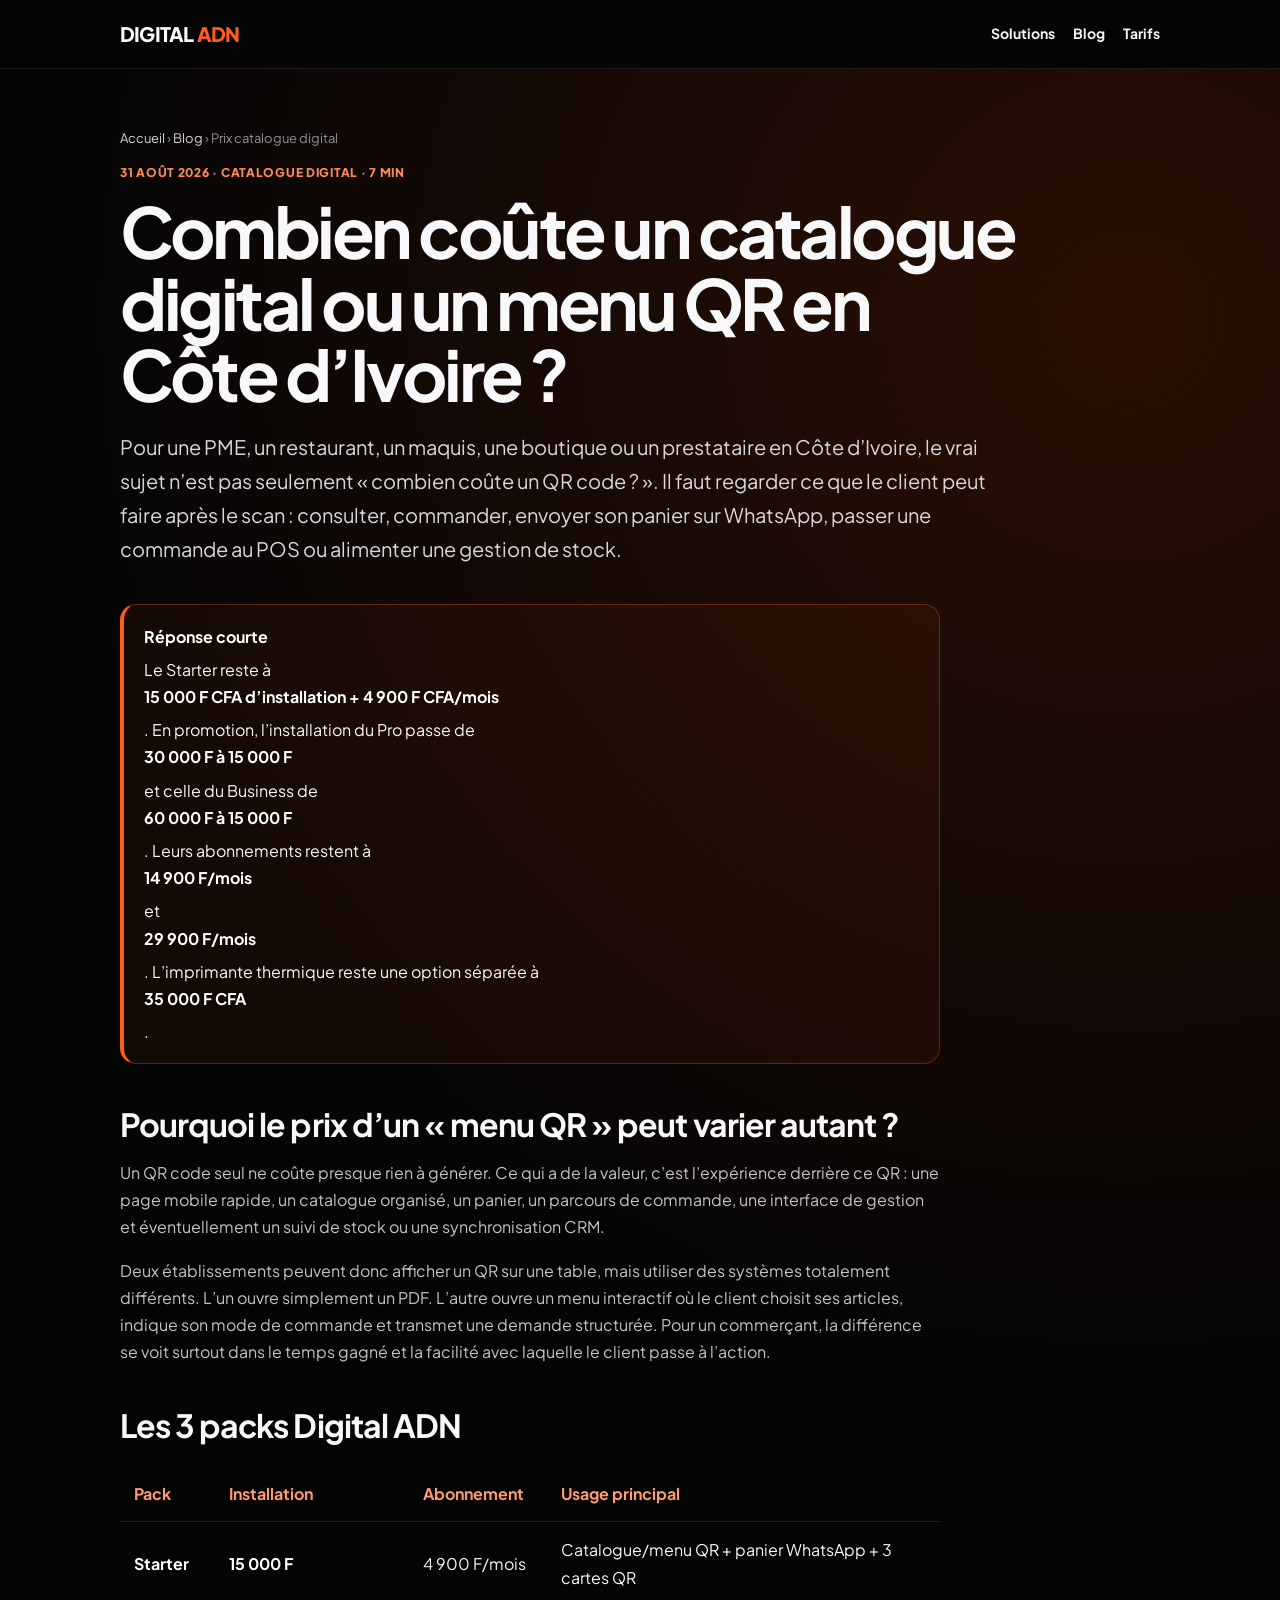
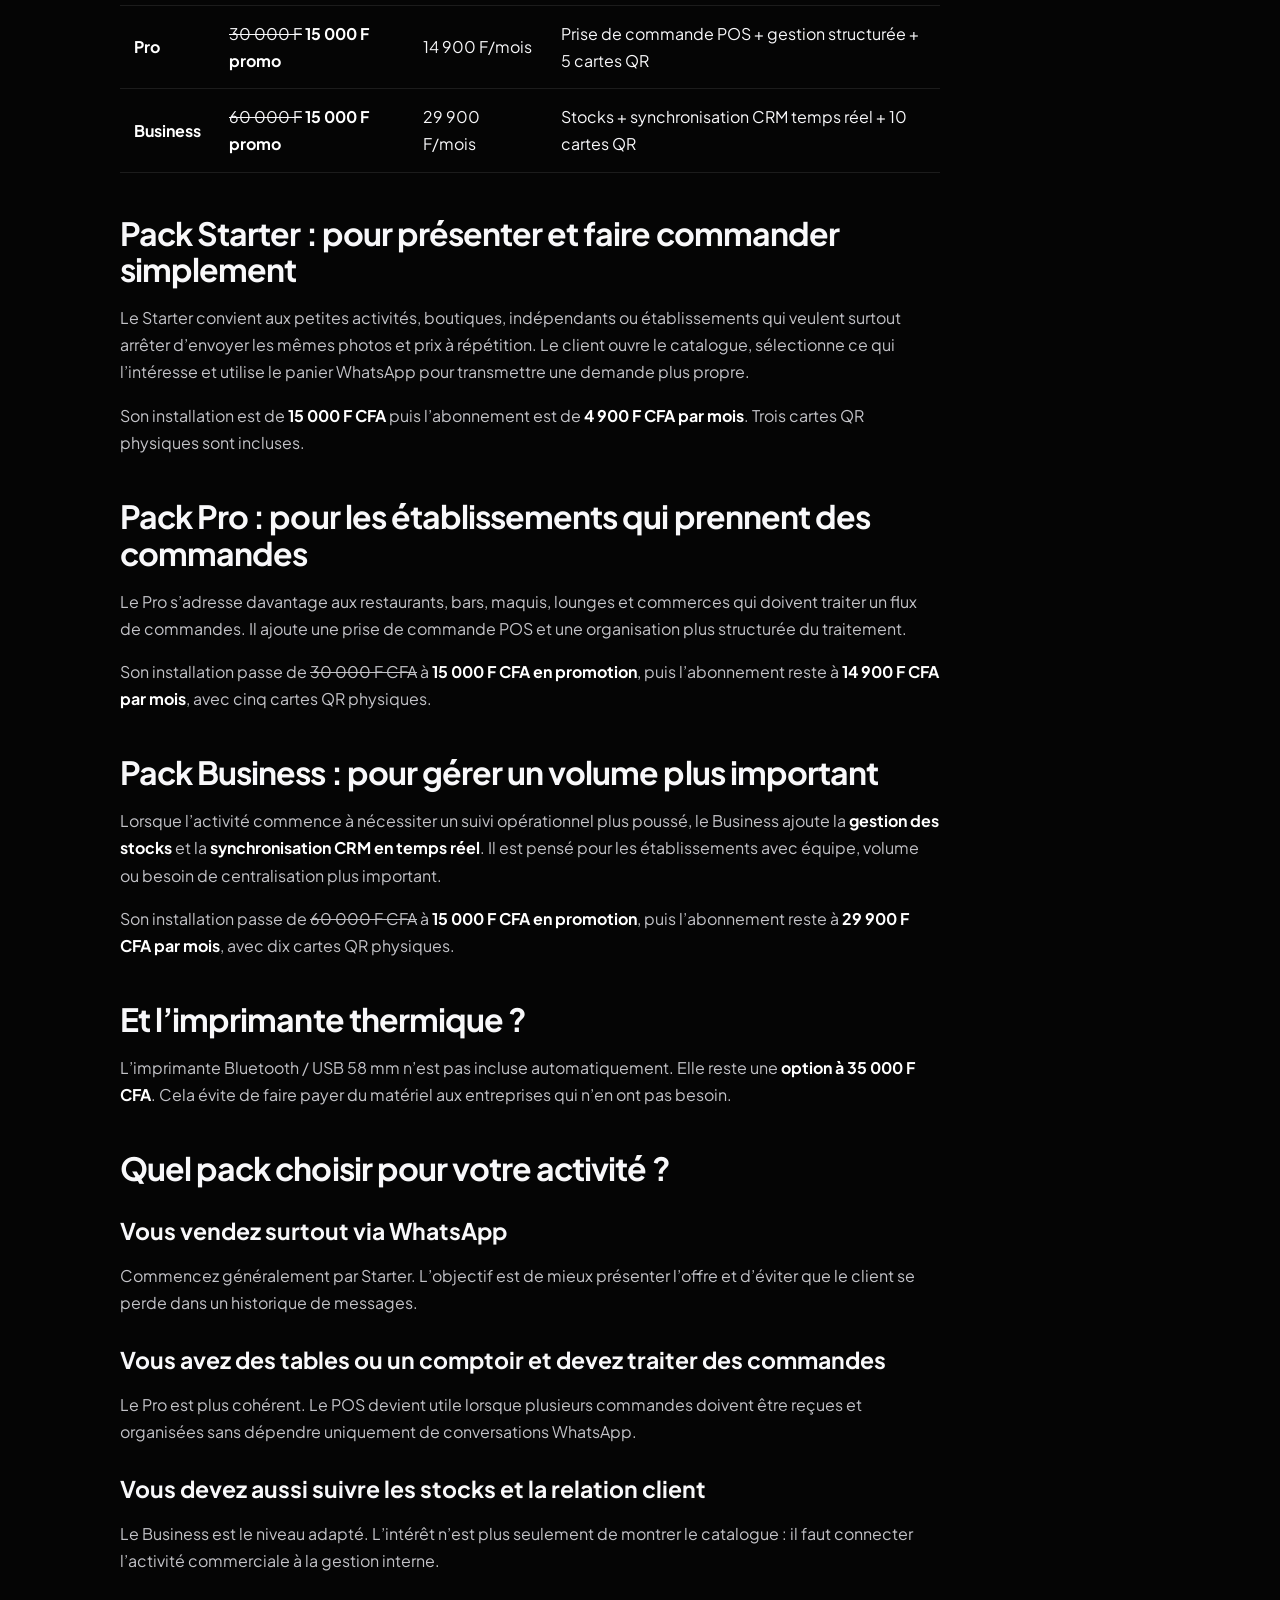
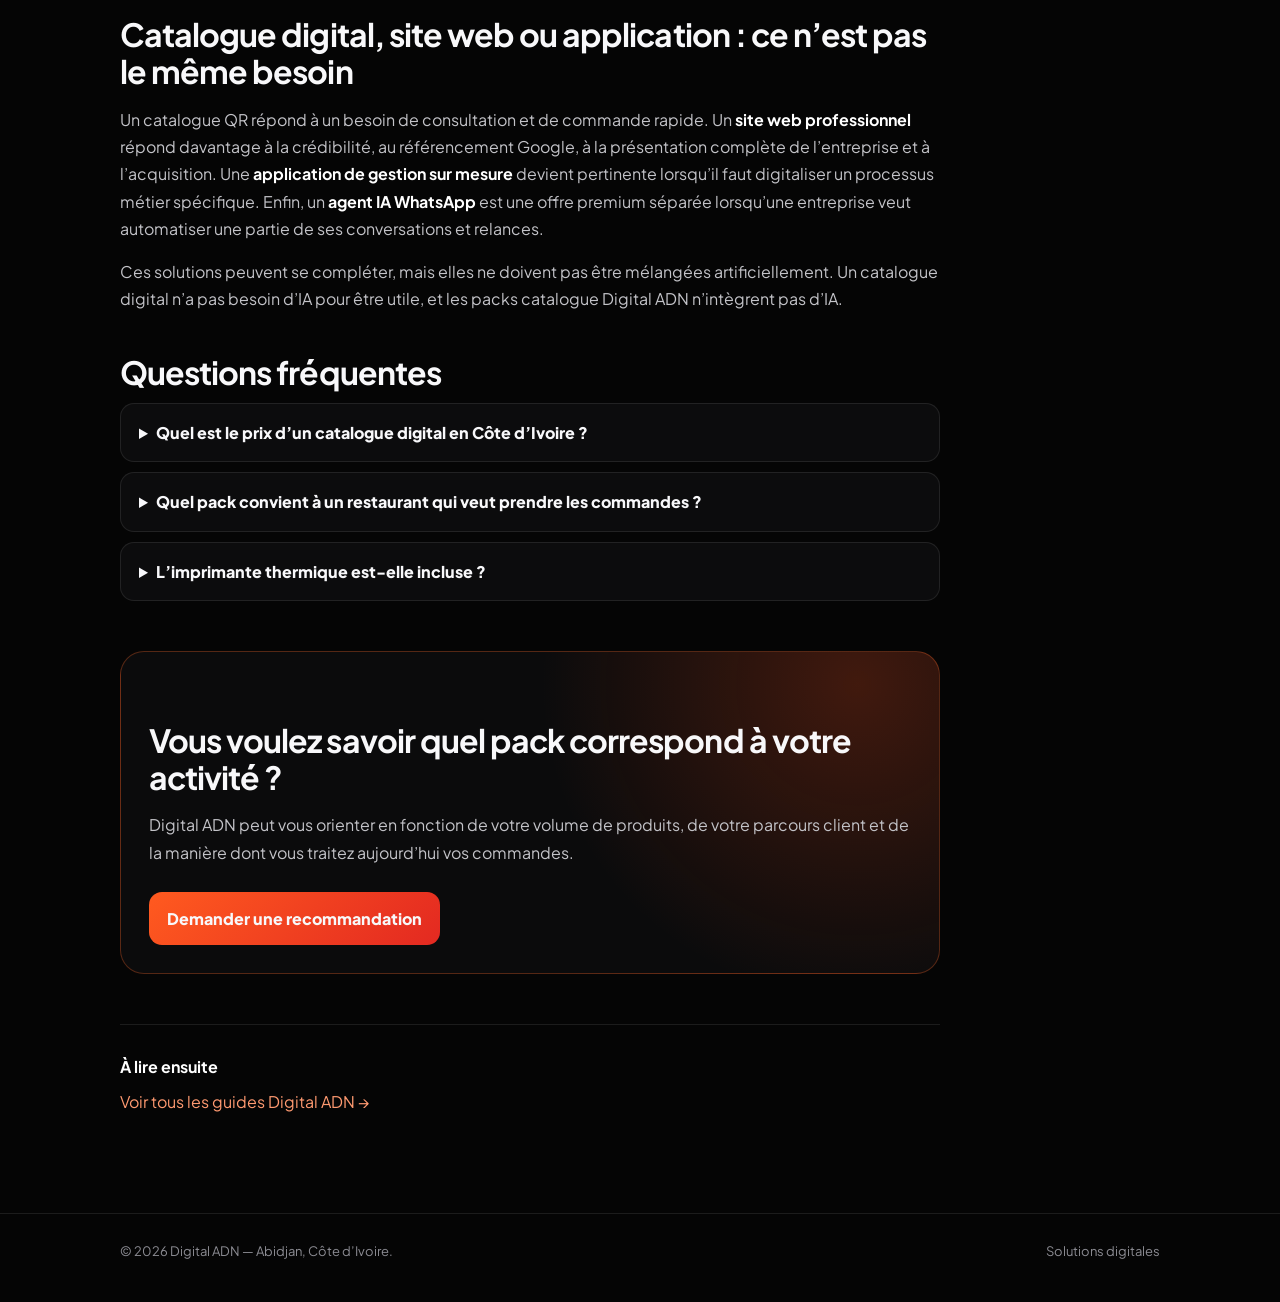
<file: blog/prix-catalogue-digital-menu-qr-cote-divoire/index.html>
<!doctype html><html lang="fr-CI"><head><meta charset="utf-8"><meta name="viewport" content="width=device-width,initial-scale=1"><title>Combien coûte un catalogue digital ou menu QR en Côte d’Ivoire ? | Digital ADN</title><meta name="description" content="Prix d’un catalogue digital, menu QR et solution de commande en Côte d’Ivoire : Starter, Pro et Business, coûts d’installation, abonnement et fonctions."><link rel="canonical" href="https://qrcodedigital.com/blog/prix-catalogue-digital-menu-qr-cote-divoire/"><meta name="robots" content="index,follow,max-image-preview:large,max-snippet:-1,max-video-preview:-1"><meta property="og:type" content="article"><meta property="og:locale" content="fr_CI"><meta property="og:title" content="Combien coûte un catalogue digital ou menu QR en Côte d’Ivoire ?"><meta property="og:description" content="Les vrais coûts, les différences entre Starter, Pro et Business, et comment choisir selon votre activité."><meta property="og:url" content="https://qrcodedigital.com/blog/prix-catalogue-digital-menu-qr-cote-divoire/"><meta property="article:published_time" content="2026-08-31T00:00:00+00:00"><meta property="article:author" content="Digital ADN"><link rel="alternate" type="application/rss+xml" title="Blog Digital ADN" href="https://qrcodedigital.com/blog/feed.xml"><link rel="preconnect" href="https://fonts.googleapis.com"><link href="https://fonts.googleapis.com/css2?family=Plus+Jakarta+Sans:wght@400;600;700;800&display=swap" rel="stylesheet"><link rel="stylesheet" href="/blog/styles.css"><script type="application/ld+json">{"@context":"https://schema.org","@graph":[{"@type":"BlogPosting","headline":"Combien coûte un catalogue digital ou menu QR en Côte d’Ivoire ?","description":"Prix d’un catalogue digital, menu QR et solution de commande en Côte d’Ivoire : Starter, Pro et Business, coûts d’installation, abonnement et fonctions.","datePublished":"2026-08-31","dateModified":"2026-09-12","inLanguage":"fr-CI","mainEntityOfPage":"https://qrcodedigital.com/blog/prix-catalogue-digital-menu-qr-cote-divoire/","author":{"@type":"Organization","name":"Digital ADN","url":"https://qrcodedigital.com/"},"publisher":{"@type":"Organization","name":"Digital ADN","url":"https://qrcodedigital.com/"},"about":["catalogue digital","menu QR","QR code Côte d’Ivoire","prise de commande POS","gestion de stock"]},{"@type":"FAQPage","mainEntity":[{"@type":"Question","name":"Quel est le prix d’un catalogue digital en Côte d’Ivoire ?","acceptedAnswer":{"@type":"Answer","text":"Chez Digital ADN, le Pack Starter reste à 15 000 F CFA d’installation puis 4 900 F CFA par mois. La promotion à 15 000 F d’installation concerne les Packs Pro et Business."}},{"@type":"Question","name":"Quel pack convient à un restaurant qui veut prendre les commandes ?","acceptedAnswer":{"@type":"Answer","text":"Le Pack Pro est prévu pour une prise de commande plus structurée avec POS. Son installation est actuellement en promotion à 15 000 F CFA au lieu de 30 000 F CFA, puis l’abonnement est de 14 900 F CFA par mois."}},{"@type":"Question","name":"L’imprimante thermique est-elle incluse ?","acceptedAnswer":{"@type":"Answer","text":"Non. L’imprimante thermique Bluetooth ou USB 58 mm est une option séparée à 35 000 F CFA."}}]}]}</script></head><body><nav class="nav"><div class="container navin"><a class="brand" href="/">DIGITAL <span>ADN</span></a><div class="links"><a href="/">Solutions</a><a href="/blog/">Blog</a><a href="/#offres">Tarifs</a></div></div></nav><main class="article"><div class="container"><div class="article-header"><div class="breadcrumbs"><a href="/">Accueil</a> › <a href="/blog/">Blog</a> › Prix catalogue digital</div><div class="meta">31 août 2026 · Catalogue digital · 7 min</div><h1>Combien coûte un catalogue digital ou un menu QR en Côte d’Ivoire ?</h1><p class="lead">Pour une PME, un restaurant, un maquis, une boutique ou un prestataire en Côte d’Ivoire, le vrai sujet n’est pas seulement « combien coûte un QR code ? ». Il faut regarder ce que le client peut faire après le scan : consulter, commander, envoyer son panier sur WhatsApp, passer une commande au POS ou alimenter une gestion de stock.</p></div><div class="content"><div class="answer"><strong>Réponse courte</strong>Le Starter reste à <strong>15 000 F CFA d’installation + 4 900 F CFA/mois</strong>. En promotion, l’installation du Pro passe de <strong>30 000 F à 15 000 F</strong> et celle du Business de <strong>60 000 F à 15 000 F</strong>. Leurs abonnements restent à <strong>14 900 F/mois</strong> et <strong>29 900 F/mois</strong>. L’imprimante thermique reste une option séparée à <strong>35 000 F CFA</strong>.</div><h2>Pourquoi le prix d’un « menu QR » peut varier autant ?</h2><p>Un QR code seul ne coûte presque rien à générer. Ce qui a de la valeur, c’est l’expérience derrière ce QR : une page mobile rapide, un catalogue organisé, un panier, un parcours de commande, une interface de gestion et éventuellement un suivi de stock ou une synchronisation CRM.</p><p>Deux établissements peuvent donc afficher un QR sur une table, mais utiliser des systèmes totalement différents. L’un ouvre simplement un PDF. L’autre ouvre un menu interactif où le client choisit ses articles, indique son mode de commande et transmet une demande structurée. Pour un commerçant, la différence se voit surtout dans le temps gagné et la facilité avec laquelle le client passe à l’action.</p><h2>Les 3 packs Digital ADN</h2><div class="table-wrap"><table class="pricing"><thead><tr><th>Pack</th><th>Installation</th><th>Abonnement</th><th>Usage principal</th></tr></thead><tbody><tr><td><strong>Starter</strong></td><td><strong>15 000 F</strong></td><td>4 900 F/mois</td><td>Catalogue/menu QR + panier WhatsApp + 3 cartes QR</td></tr><tr><td><strong>Pro</strong></td><td><del>30 000 F</del> <strong>15 000 F promo</strong></td><td>14 900 F/mois</td><td>Prise de commande POS + gestion structurée + 5 cartes QR</td></tr><tr><td><strong>Business</strong></td><td><del>60 000 F</del> <strong>15 000 F promo</strong></td><td>29 900 F/mois</td><td>Stocks + synchronisation CRM temps réel + 10 cartes QR</td></tr></tbody></table></div><h2>Pack Starter : pour présenter et faire commander simplement</h2><p>Le Starter convient aux petites activités, boutiques, indépendants ou établissements qui veulent surtout arrêter d’envoyer les mêmes photos et prix à répétition. Le client ouvre le catalogue, sélectionne ce qui l’intéresse et utilise le panier WhatsApp pour transmettre une demande plus propre.</p><p>Son installation est de <strong>15 000 F CFA</strong> puis l’abonnement est de <strong>4 900 F CFA par mois</strong>. Trois cartes QR physiques sont incluses.</p><h2>Pack Pro : pour les établissements qui prennent des commandes</h2><p>Le Pro s’adresse davantage aux restaurants, bars, maquis, lounges et commerces qui doivent traiter un flux de commandes. Il ajoute une prise de commande POS et une organisation plus structurée du traitement.</p><p>Son installation passe de <del>30 000 F CFA</del> à <strong>15 000 F CFA en promotion</strong>, puis l’abonnement reste à <strong>14 900 F CFA par mois</strong>, avec cinq cartes QR physiques.</p><h2>Pack Business : pour gérer un volume plus important</h2><p>Lorsque l’activité commence à nécessiter un suivi opérationnel plus poussé, le Business ajoute la <strong>gestion des stocks</strong> et la <strong>synchronisation CRM en temps réel</strong>. Il est pensé pour les établissements avec équipe, volume ou besoin de centralisation plus important.</p><p>Son installation passe de <del>60 000 F CFA</del> à <strong>15 000 F CFA en promotion</strong>, puis l’abonnement reste à <strong>29 900 F CFA par mois</strong>, avec dix cartes QR physiques.</p><h2>Et l’imprimante thermique ?</h2><p>L’imprimante Bluetooth / USB 58 mm n’est pas incluse automatiquement. Elle reste une <strong>option à 35 000 F CFA</strong>. Cela évite de faire payer du matériel aux entreprises qui n’en ont pas besoin.</p><h2>Quel pack choisir pour votre activité ?</h2><h3>Vous vendez surtout via WhatsApp</h3><p>Commencez généralement par Starter. L’objectif est de mieux présenter l’offre et d’éviter que le client se perde dans un historique de messages.</p><h3>Vous avez des tables ou un comptoir et devez traiter des commandes</h3><p>Le Pro est plus cohérent. Le POS devient utile lorsque plusieurs commandes doivent être reçues et organisées sans dépendre uniquement de conversations WhatsApp.</p><h3>Vous devez aussi suivre les stocks et la relation client</h3><p>Le Business est le niveau adapté. L’intérêt n’est plus seulement de montrer le catalogue : il faut connecter l’activité commerciale à la gestion interne.</p><h2>Catalogue digital, site web ou application : ce n’est pas le même besoin</h2><p>Un catalogue QR répond à un besoin de consultation et de commande rapide. Un <strong>site web professionnel</strong> répond davantage à la crédibilité, au référencement Google, à la présentation complète de l’entreprise et à l’acquisition. Une <strong>application de gestion sur mesure</strong> devient pertinente lorsqu’il faut digitaliser un processus métier spécifique. Enfin, un <strong>agent IA WhatsApp</strong> est une offre premium séparée lorsqu’une entreprise veut automatiser une partie de ses conversations et relances.</p><p>Ces solutions peuvent se compléter, mais elles ne doivent pas être mélangées artificiellement. Un catalogue digital n’a pas besoin d’IA pour être utile, et les packs catalogue Digital ADN n’intègrent pas d’IA.</p><div class="faq"><h2>Questions fréquentes</h2><details><summary>Quel est le prix d’un catalogue digital en Côte d’Ivoire ?</summary><p>Le Pack Starter reste à 15 000 F CFA d’installation puis 4 900 F CFA par mois. La promotion à 15 000 F d’installation concerne les Packs Pro et Business.</p></details><details><summary>Quel pack convient à un restaurant qui veut prendre les commandes ?</summary><p>Le Pack Pro, actuellement à 15 000 F d’installation en promotion au lieu de 30 000 F, puis 14 900 F/mois, ajoute la prise de commande POS et une gestion plus structurée.</p></details><details><summary>L’imprimante thermique est-elle incluse ?</summary><p>Non. Elle est proposée séparément à 35 000 F CFA.</p></details></div><div class="cta"><h2>Vous voulez savoir quel pack correspond à votre activité ?</h2><p>Digital ADN peut vous orienter en fonction de votre volume de produits, de votre parcours client et de la manière dont vous traitez aujourd’hui vos commandes.</p><a class="btn" href="https://wa.me/2250779019255?text=Bonjour%20Digital%20ADN%2C%20je%20veux%20choisir%20un%20pack%20catalogue%20digital">Demander une recommandation</a></div><div class="related"><strong>À lire ensuite</strong><a href="/blog/">Voir tous les guides Digital ADN →</a></div></div></div></main><footer class="footer"><div class="container footerin"><span>© 2026 Digital ADN — Abidjan, Côte d’Ivoire.</span><a href="/">Solutions digitales</a></div></footer></body></html>
</file>
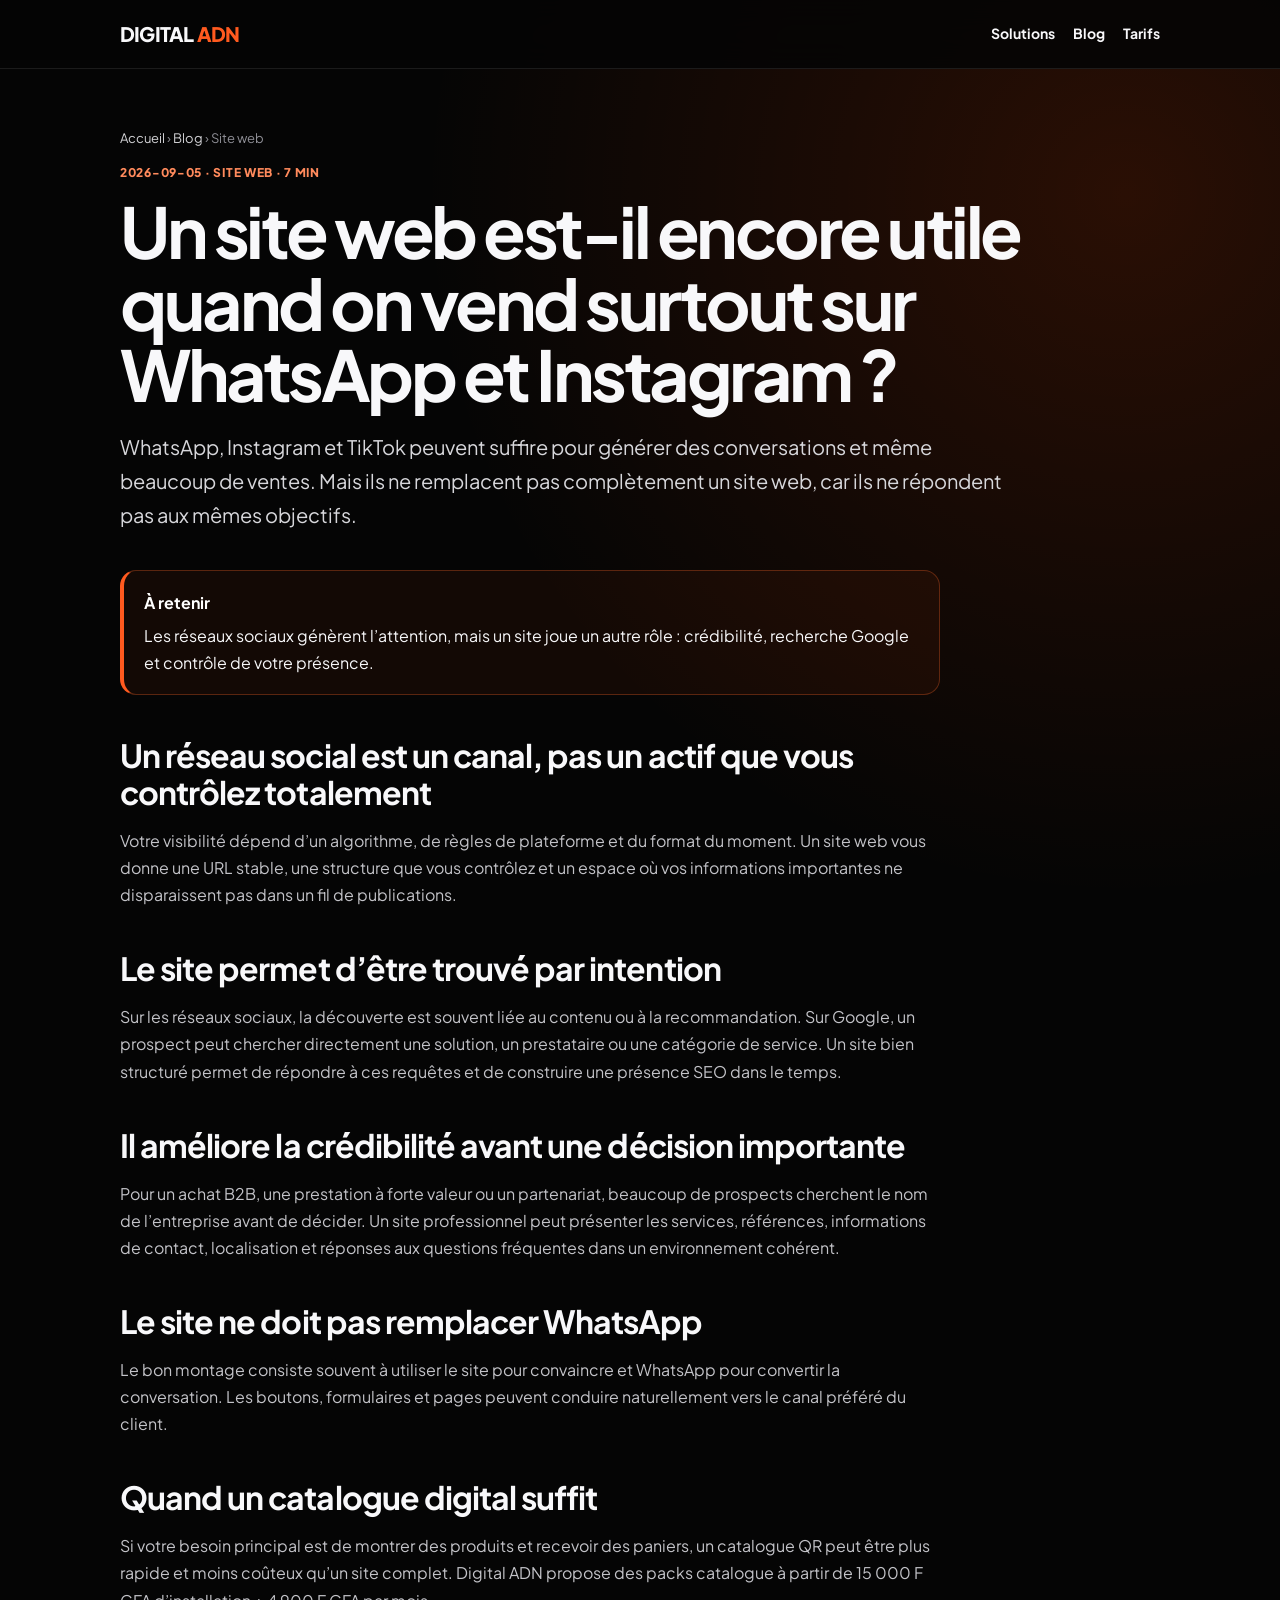
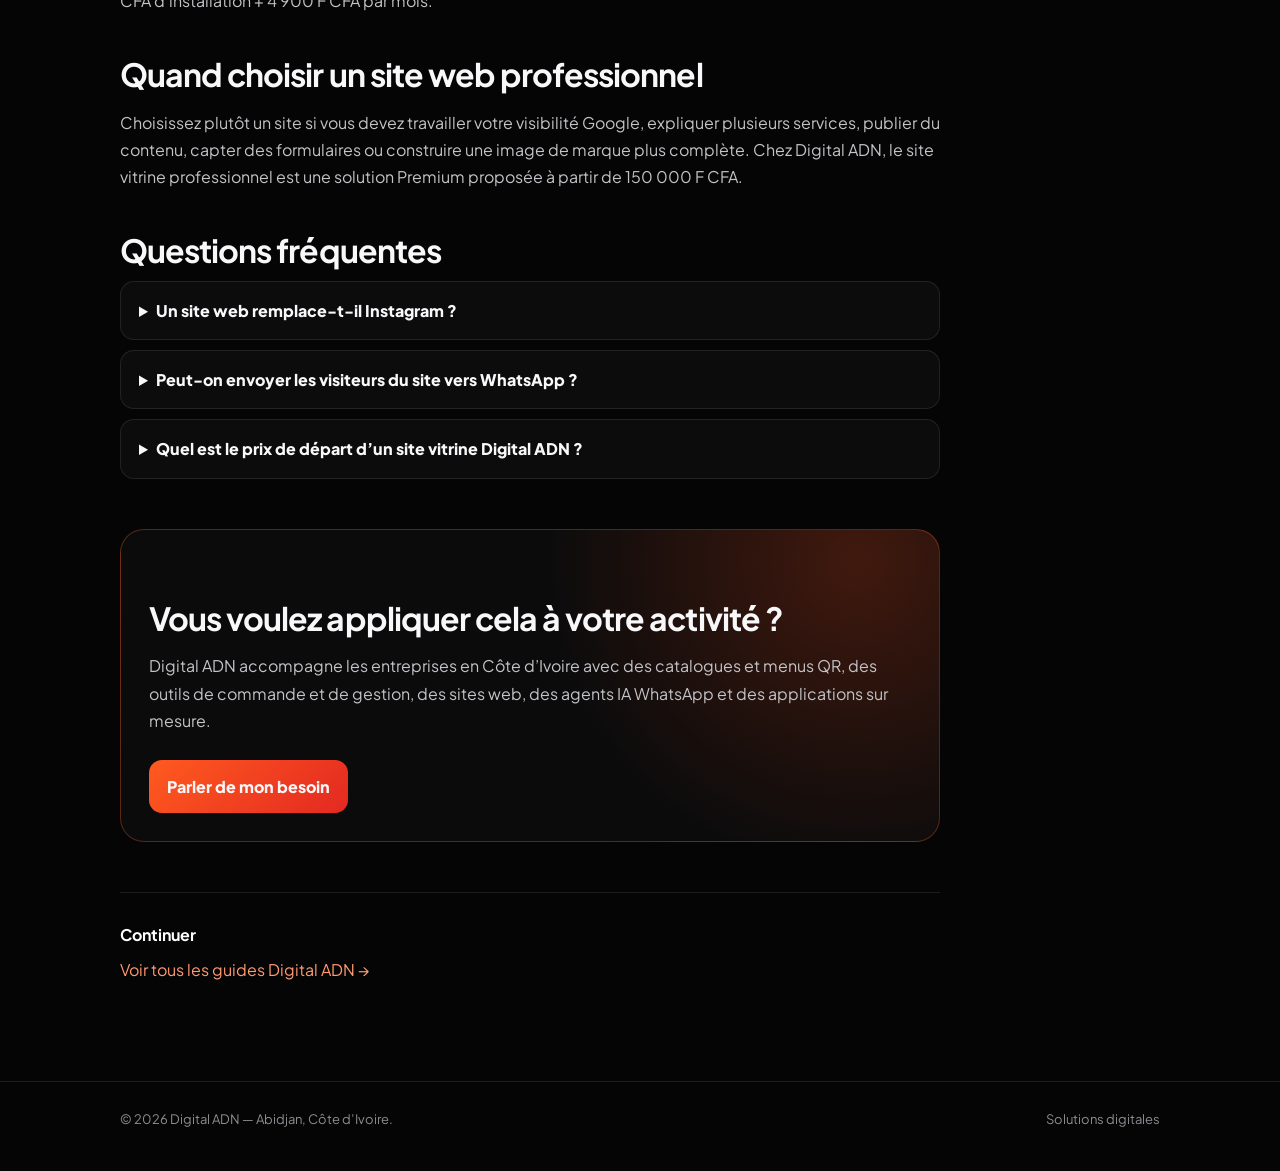
<file: blog/site-web-utile-vente-whatsapp-instagram-cote-divoire/index.html>
<!doctype html><html lang="fr-CI"><head><meta charset="utf-8"><meta name="viewport" content="width=device-width,initial-scale=1"><title>Un site web est-il encore utile quand on vend surtout sur WhatsApp et Instagram ? | Digital ADN</title><meta name="description" content="Pourquoi un site web reste utile pour une entreprise en Côte d’Ivoire qui vend déjà sur WhatsApp, Instagram ou TikTok : crédibilité, Google, SEO et conversion."><link rel="canonical" href="https://qrcodedigital.com/blog/site-web-utile-vente-whatsapp-instagram-cote-divoire/"><meta name="robots" content="index,follow,max-image-preview:large,max-snippet:-1,max-video-preview:-1"><meta property="og:type" content="article"><meta property="og:locale" content="fr_CI"><meta property="og:title" content="Un site web est-il encore utile quand on vend surtout sur WhatsApp et Instagram ?"><meta property="og:description" content="Les réseaux sociaux génèrent l’attention, mais un site joue un autre rôle : crédibilité, recherche Google et contrôle de votre présence."><meta property="og:url" content="https://qrcodedigital.com/blog/site-web-utile-vente-whatsapp-instagram-cote-divoire/"><meta property="article:published_time" content="2026-09-05T00:00:00+00:00"><meta property="article:author" content="Digital ADN"><link rel="alternate" type="application/rss+xml" title="Blog Digital ADN" href="https://qrcodedigital.com/blog/feed.xml"><link rel="preconnect" href="https://fonts.googleapis.com"><link href="https://fonts.googleapis.com/css2?family=Plus+Jakarta+Sans:wght@400;600;700;800&display=swap" rel="stylesheet"><link rel="stylesheet" href="/blog/styles.css"><script type="application/ld+json">{"@context":"https://schema.org","@graph":[{"@type":"BlogPosting","headline":"Un site web est-il encore utile quand on vend surtout sur WhatsApp et Instagram ?","description":"Pourquoi un site web reste utile pour une entreprise en Côte d’Ivoire qui vend déjà sur WhatsApp, Instagram ou TikTok : crédibilité, Google, SEO et conversion.","datePublished":"2026-09-05","dateModified":"2026-09-05","inLanguage":"fr-CI","mainEntityOfPage":"https://qrcodedigital.com/blog/site-web-utile-vente-whatsapp-instagram-cote-divoire/","author":{"@type":"Organization","name":"Digital ADN","url":"https://qrcodedigital.com/"},"publisher":{"@type":"Organization","name":"Digital ADN","url":"https://qrcodedigital.com/"},"about":["Site web","digitalisation entreprise","Côte d’Ivoire"]},{"@type":"BreadcrumbList","itemListElement":[{"@type":"ListItem","position":1,"name":"Accueil","item":"https://qrcodedigital.com/"},{"@type":"ListItem","position":2,"name":"Blog","item":"https://qrcodedigital.com/blog/"},{"@type":"ListItem","position":3,"name":"Un site web est-il encore utile quand on vend surtout sur WhatsApp et Instagram ?","item":"https://qrcodedigital.com/blog/site-web-utile-vente-whatsapp-instagram-cote-divoire/"}]},{"@type":"FAQPage","mainEntity":[{"@type":"Question","name":"Un site web remplace-t-il Instagram ?","acceptedAnswer":{"@type":"Answer","text":"Non. Ils sont complémentaires : le réseau social capte l’attention, le site structure l’information et peut travailler le référencement."}},{"@type":"Question","name":"Peut-on envoyer les visiteurs du site vers WhatsApp ?","acceptedAnswer":{"@type":"Answer","text":"Oui. C’est souvent l’un des meilleurs CTA pour une audience habituée à WhatsApp."}},{"@type":"Question","name":"Quel est le prix de départ d’un site vitrine Digital ADN ?","acceptedAnswer":{"@type":"Answer","text":"À partir de 150 000 F CFA selon le périmètre."}}]}]}</script></head><body><nav class="nav"><div class="container navin"><a class="brand" href="/">DIGITAL <span>ADN</span></a><div class="links"><a href="/">Solutions</a><a href="/blog/">Blog</a><a href="/#offres">Tarifs</a></div></div></nav><main class="article"><div class="container"><div class="article-header"><div class="breadcrumbs"><a href="/">Accueil</a> › <a href="/blog/">Blog</a> › Site web</div><div class="meta">2026-09-05 · Site web · 7 min</div><h1>Un site web est-il encore utile quand on vend surtout sur WhatsApp et Instagram ?</h1><p class="lead">WhatsApp, Instagram et TikTok peuvent suffire pour générer des conversations et même beaucoup de ventes. Mais ils ne remplacent pas complètement un site web, car ils ne répondent pas aux mêmes objectifs.</p></div><div class="content"><div class="answer"><strong>À retenir</strong>Les réseaux sociaux génèrent l’attention, mais un site joue un autre rôle : crédibilité, recherche Google et contrôle de votre présence.</div><h2>Un réseau social est un canal, pas un actif que vous contrôlez totalement</h2><p>Votre visibilité dépend d’un algorithme, de règles de plateforme et du format du moment. Un site web vous donne une URL stable, une structure que vous contrôlez et un espace où vos informations importantes ne disparaissent pas dans un fil de publications.</p><h2>Le site permet d’être trouvé par intention</h2><p>Sur les réseaux sociaux, la découverte est souvent liée au contenu ou à la recommandation. Sur Google, un prospect peut chercher directement une solution, un prestataire ou une catégorie de service. Un site bien structuré permet de répondre à ces requêtes et de construire une présence SEO dans le temps.</p><h2>Il améliore la crédibilité avant une décision importante</h2><p>Pour un achat B2B, une prestation à forte valeur ou un partenariat, beaucoup de prospects cherchent le nom de l’entreprise avant de décider. Un site professionnel peut présenter les services, références, informations de contact, localisation et réponses aux questions fréquentes dans un environnement cohérent.</p><h2>Le site ne doit pas remplacer WhatsApp</h2><p>Le bon montage consiste souvent à utiliser le site pour convaincre et WhatsApp pour convertir la conversation. Les boutons, formulaires et pages peuvent conduire naturellement vers le canal préféré du client.</p><h2>Quand un catalogue digital suffit</h2><p>Si votre besoin principal est de montrer des produits et recevoir des paniers, un catalogue QR peut être plus rapide et moins coûteux qu’un site complet. Digital ADN propose des packs catalogue à partir de 15 000 F CFA d’installation + 4 900 F CFA par mois.</p><h2>Quand choisir un site web professionnel</h2><p>Choisissez plutôt un site si vous devez travailler votre visibilité Google, expliquer plusieurs services, publier du contenu, capter des formulaires ou construire une image de marque plus complète. Chez Digital ADN, le site vitrine professionnel est une solution Premium proposée à partir de 150 000 F CFA.</p><div class="faq"><h2>Questions fréquentes</h2><details><summary>Un site web remplace-t-il Instagram ?</summary><p>Non. Ils sont complémentaires : le réseau social capte l’attention, le site structure l’information et peut travailler le référencement.</p></details><details><summary>Peut-on envoyer les visiteurs du site vers WhatsApp ?</summary><p>Oui. C’est souvent l’un des meilleurs CTA pour une audience habituée à WhatsApp.</p></details><details><summary>Quel est le prix de départ d’un site vitrine Digital ADN ?</summary><p>À partir de 150 000 F CFA selon le périmètre.</p></details></div><div class="cta"><h2>Vous voulez appliquer cela à votre activité ?</h2><p>Digital ADN accompagne les entreprises en Côte d’Ivoire avec des catalogues et menus QR, des outils de commande et de gestion, des sites web, des agents IA WhatsApp et des applications sur mesure.</p><a class="btn" href="https://wa.me/2250779019255?text=Bonjour%20Digital%20ADN%2C%20je%20souhaite%20digitaliser%20mon%20activit%C3%A9">Parler de mon besoin</a></div><div class="related"><strong>Continuer</strong><a href="/blog/">Voir tous les guides Digital ADN →</a></div></div></div></main><footer class="footer"><div class="container footerin"><span>© 2026 Digital ADN — Abidjan, Côte d’Ivoire.</span><a href="/">Solutions digitales</a></div></footer></body></html>
</file>
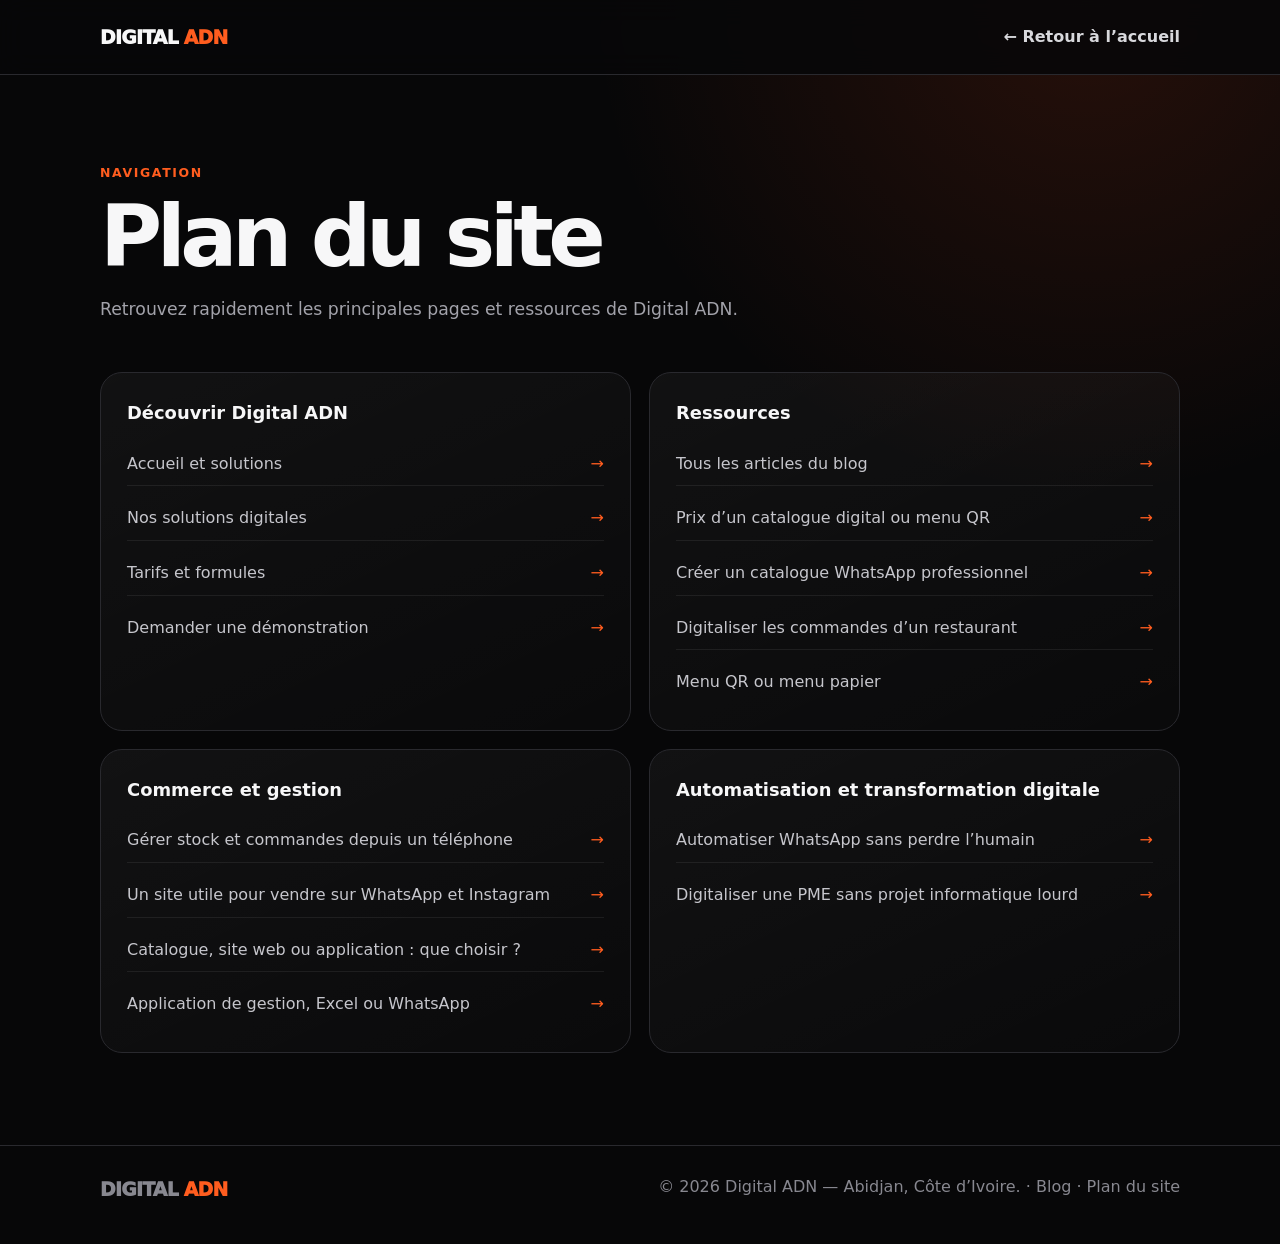
<file: plan-du-site.html>
<!DOCTYPE html>
<html lang="fr-CI">
<head>
<meta charset="utf-8"/>
<meta name="viewport" content="width=device-width, initial-scale=1.0"/>
<meta name="description" content="Plan du site Digital ADN : retrouvez rapidement nos solutions digitales, nos ressources et les articles du blog."/>
<title>Plan du site | Digital ADN</title>
<link rel="canonical" href="https://qrcodedigital.com/plan-du-site.html"/>
<meta name="robots" content="index,follow"/>
<style>
:root{--bg:#070708;--panel:#111113;--text:#f7f7f8;--muted:#a2a2aa;--line:#29292e;--orange:#ff5d1f;--red:#ff2112}
*{box-sizing:border-box}html{scroll-behavior:smooth}body{margin:0;background:radial-gradient(circle at 85% 0,rgba(255,76,24,.13),transparent 30%),var(--bg);color:var(--text);font-family:Inter,ui-sans-serif,system-ui,-apple-system,BlinkMacSystemFont,"Segoe UI",sans-serif;line-height:1.6}
a{color:inherit;text-decoration:none}.container{width:min(1080px,calc(100% - 40px));margin:auto}
header{border-bottom:1px solid var(--line);background:rgba(7,7,8,.88);backdrop-filter:blur(14px)}nav{min-height:74px;display:flex;align-items:center;justify-content:space-between;gap:20px}.brand{font-weight:950;letter-spacing:-.04em;font-size:1.18rem}.brand span{color:var(--orange)}.back{font-weight:800;color:#d8d8dc}.back:hover{color:var(--orange)}
main{padding:76px 0 92px}.eyebrow{color:var(--orange);font-weight:900;text-transform:uppercase;letter-spacing:.13em;font-size:.78rem}h1{font-size:clamp(2.5rem,7vw,5.3rem);line-height:.96;letter-spacing:-.065em;margin:.35rem 0 1.2rem;max-width:780px}.intro{font-size:1.08rem;color:var(--muted);max-width:700px;margin:0 0 48px}
.grid{display:grid;grid-template-columns:repeat(2,minmax(0,1fr));gap:18px}.card{border:1px solid var(--line);border-radius:22px;padding:26px;background:linear-gradient(155deg,rgba(255,255,255,.045),rgba(255,255,255,.012))}.card h2{font-size:1.12rem;margin:0 0 14px}.links{display:grid;gap:10px}.links a{color:#c6c6cc;padding:9px 0;border-bottom:1px solid rgba(255,255,255,.07);display:flex;justify-content:space-between;gap:15px}.links a:last-child{border-bottom:0}.links a::after{content:"→";color:var(--orange);transition:transform .2s ease}.links a:hover{color:#fff}.links a:hover::after{transform:translateX(4px)}
footer{border-top:1px solid var(--line);padding:28px 0 40px;color:#888890}.footer-wrap{display:flex;justify-content:space-between;gap:20px;flex-wrap:wrap}
@media(max-width:720px){main{padding:54px 0 70px}.container{width:min(100% - 28px,1080px)}.grid{grid-template-columns:1fr}.back{font-size:.9rem}}
</style>
</head>
<body>
<header><nav class="container"><a class="brand" href="/">DIGITAL <span>ADN</span></a><a class="back" href="/">← Retour à l’accueil</a></nav></header>
<main class="container">
<p class="eyebrow">Navigation</p>
<h1>Plan du site</h1>
<p class="intro">Retrouvez rapidement les principales pages et ressources de Digital ADN.</p>
<div class="grid">
<section class="card">
<h2>Découvrir Digital ADN</h2>
<div class="links">
<a href="/">Accueil et solutions</a>
<a href="/#solution">Nos solutions digitales</a>
<a href="/#offres">Tarifs et formules</a>
<a href="/#contact">Demander une démonstration</a>
</div>
</section>
<section class="card">
<h2>Ressources</h2>
<div class="links">
<a href="/blog/">Tous les articles du blog</a>
<a href="/blog/prix-catalogue-digital-menu-qr-cote-divoire/">Prix d’un catalogue digital ou menu QR</a>
<a href="/blog/catalogue-whatsapp-professionnel-cote-divoire/">Créer un catalogue WhatsApp professionnel</a>
<a href="/blog/digitaliser-commandes-restaurant-maquis-abidjan-pos/">Digitaliser les commandes d’un restaurant</a>
<a href="/blog/menu-qr-ou-menu-papier-restaurant-cote-divoire/">Menu QR ou menu papier</a>
</div>
</section>
<section class="card">
<h2>Commerce et gestion</h2>
<div class="links">
<a href="/blog/gerer-stock-commandes-telephone-commerce-cote-divoire/">Gérer stock et commandes depuis un téléphone</a>
<a href="/blog/site-web-utile-vente-whatsapp-instagram-cote-divoire/">Un site utile pour vendre sur WhatsApp et Instagram</a>
<a href="/blog/catalogue-digital-site-web-ou-application-choisir/">Catalogue, site web ou application : que choisir ?</a>
<a href="/blog/application-gestion-sur-mesure-ou-excel-whatsapp/">Application de gestion, Excel ou WhatsApp</a>
</div>
</section>
<section class="card">
<h2>Automatisation et transformation digitale</h2>
<div class="links">
<a href="/blog/automatiser-whatsapp-agent-ia-sans-perdre-humain/">Automatiser WhatsApp sans perdre l’humain</a>
<a href="/blog/digitaliser-pme-cote-divoire-sans-projet-informatique-lourd/">Digitaliser une PME sans projet informatique lourd</a>
</div>
</section>
</div>
</main>
<footer><div class="container footer-wrap"><div class="brand">DIGITAL <span>ADN</span></div><div>© 2026 Digital ADN — Abidjan, Côte d’Ivoire. · <a href="/blog/">Blog</a> · <a href="/plan-du-site.html">Plan du site</a></div></div></footer>
</body>
</html>
</file>
<file: blog/styles.css>
:root{--bg:#050505;--panel:#0e0e10;--panel2:#151517;--text:#f8f8fa;--muted:#aaaab0;--line:rgba(255,255,255,.09);--orange:#ff5a1f;--red:#e32921;--max:1040px}*{box-sizing:border-box}html{scroll-behavior:smooth}body{margin:0;background:radial-gradient(circle at 88% 7%,rgba(255,72,0,.15),transparent 25%),#050505;color:var(--text);font-family:"Plus Jakarta Sans",Arial,sans-serif;line-height:1.7}a{color:inherit;text-decoration:none}.container{width:min(var(--max),calc(100% - 32px));margin:auto}.nav{position:sticky;top:0;z-index:20;background:rgba(5,5,5,.9);backdrop-filter:blur(16px);border-bottom:1px solid var(--line)}.navin{height:68px;display:flex;align-items:center;justify-content:space-between;gap:18px}.brand{font-size:20px;font-weight:800;letter-spacing:-.04em}.brand span{color:var(--orange)}.links{display:flex;gap:18px;align-items:center;font-size:14px;font-weight:700}.links a:hover{color:#ff8a5c}.hero{padding:72px 0 38px}.kicker{font-family:Georgia,serif;font-style:italic;color:#ff9a71;font-size:22px}.hero h1,.article h1{font-size:clamp(38px,6vw,70px);line-height:1.02;letter-spacing:-.05em;margin:12px 0 20px}.hero p{font-size:18px;color:var(--muted);max-width:780px}.grid{display:grid;grid-template-columns:repeat(2,1fr);gap:18px;padding:20px 0 80px}.card{border:1px solid var(--line);border-radius:22px;padding:24px;background:linear-gradient(150deg,rgba(255,255,255,.045),rgba(255,255,255,.012));transition:.2s}.card:hover{transform:translateY(-2px);border-color:rgba(255,104,40,.4)}.card .meta,.article .meta{font-size:12px;text-transform:uppercase;letter-spacing:.06em;color:#ff8a5c;font-weight:800}.card h2{font-size:24px;line-height:1.2;margin:10px 0}.card p{margin:0;color:var(--muted)}.article{padding:58px 0 90px}.article-header{max-width:900px}.article .lead{font-size:20px;color:#d7d7db}.content{max-width:820px;margin-top:38px}.content h2{font-size:32px;line-height:1.15;letter-spacing:-.03em;margin:42px 0 12px}.content h3{font-size:23px;line-height:1.25;margin:30px 0 8px}.content p,.content li{color:#c3c3c8}.content strong{color:#fff}.content ul,.content ol{padding-left:22px}.answer{border:1px solid rgba(255,104,40,.3);border-left:4px solid var(--orange);border-radius:16px;padding:18px 20px;background:rgba(255,90,31,.06);margin:24px 0}.answer strong{display:block;margin-bottom:6px}.table-wrap{overflow:auto;margin:22px 0}.pricing{width:100%;border-collapse:collapse;min-width:650px}.pricing th,.pricing td{padding:14px;border-bottom:1px solid var(--line);text-align:left}.pricing th{color:#ff9a71}.faq{margin-top:42px}.faq details{border:1px solid var(--line);border-radius:14px;padding:15px 18px;margin:10px 0;background:#0c0c0d}.faq summary{cursor:pointer;font-weight:800}.cta{margin-top:50px;border:1px solid rgba(255,104,40,.3);border-radius:24px;padding:28px;background:radial-gradient(circle at 90% 10%,rgba(255,75,20,.22),transparent 40%),#0b0b0c}.btn{display:inline-flex;margin-top:10px;padding:13px 18px;border-radius:13px;background:linear-gradient(135deg,var(--orange),var(--red));font-weight:800}.breadcrumbs{font-size:13px;color:#8f8f96;margin-bottom:14px}.breadcrumbs a{color:#d3d3d6}.related{margin-top:50px;padding-top:28px;border-top:1px solid var(--line)}.related a{display:block;padding:8px 0;color:#ff9a71}.footer{border-top:1px solid var(--line);padding:26px 0 40px;color:#8c8c93;font-size:13px}.footerin{display:flex;justify-content:space-between;gap:18px;flex-wrap:wrap}@media(max-width:720px){.links a:nth-child(2){display:none}.grid{grid-template-columns:1fr}.hero{padding-top:44px}.article{padding-top:38px}.article .lead{font-size:17px}.content h2{font-size:27px}.card{padding:20px}}
</file>
